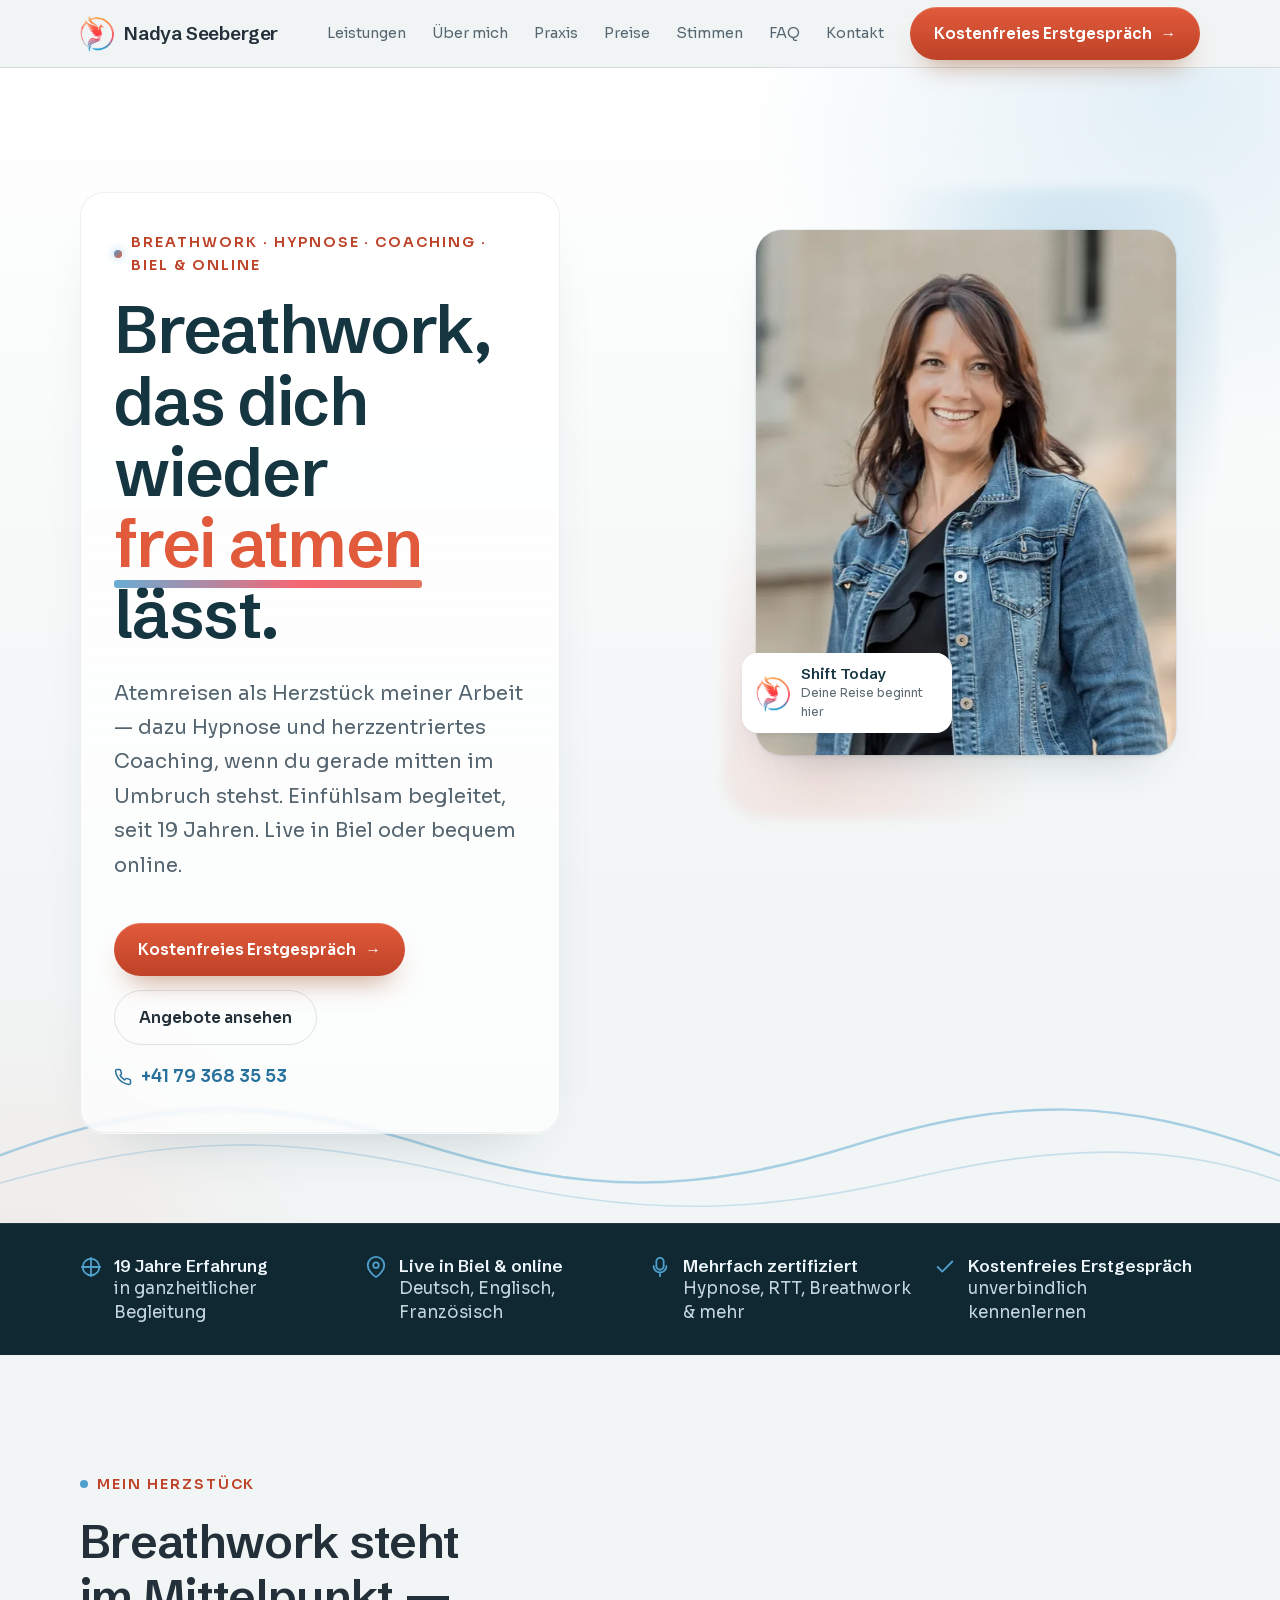
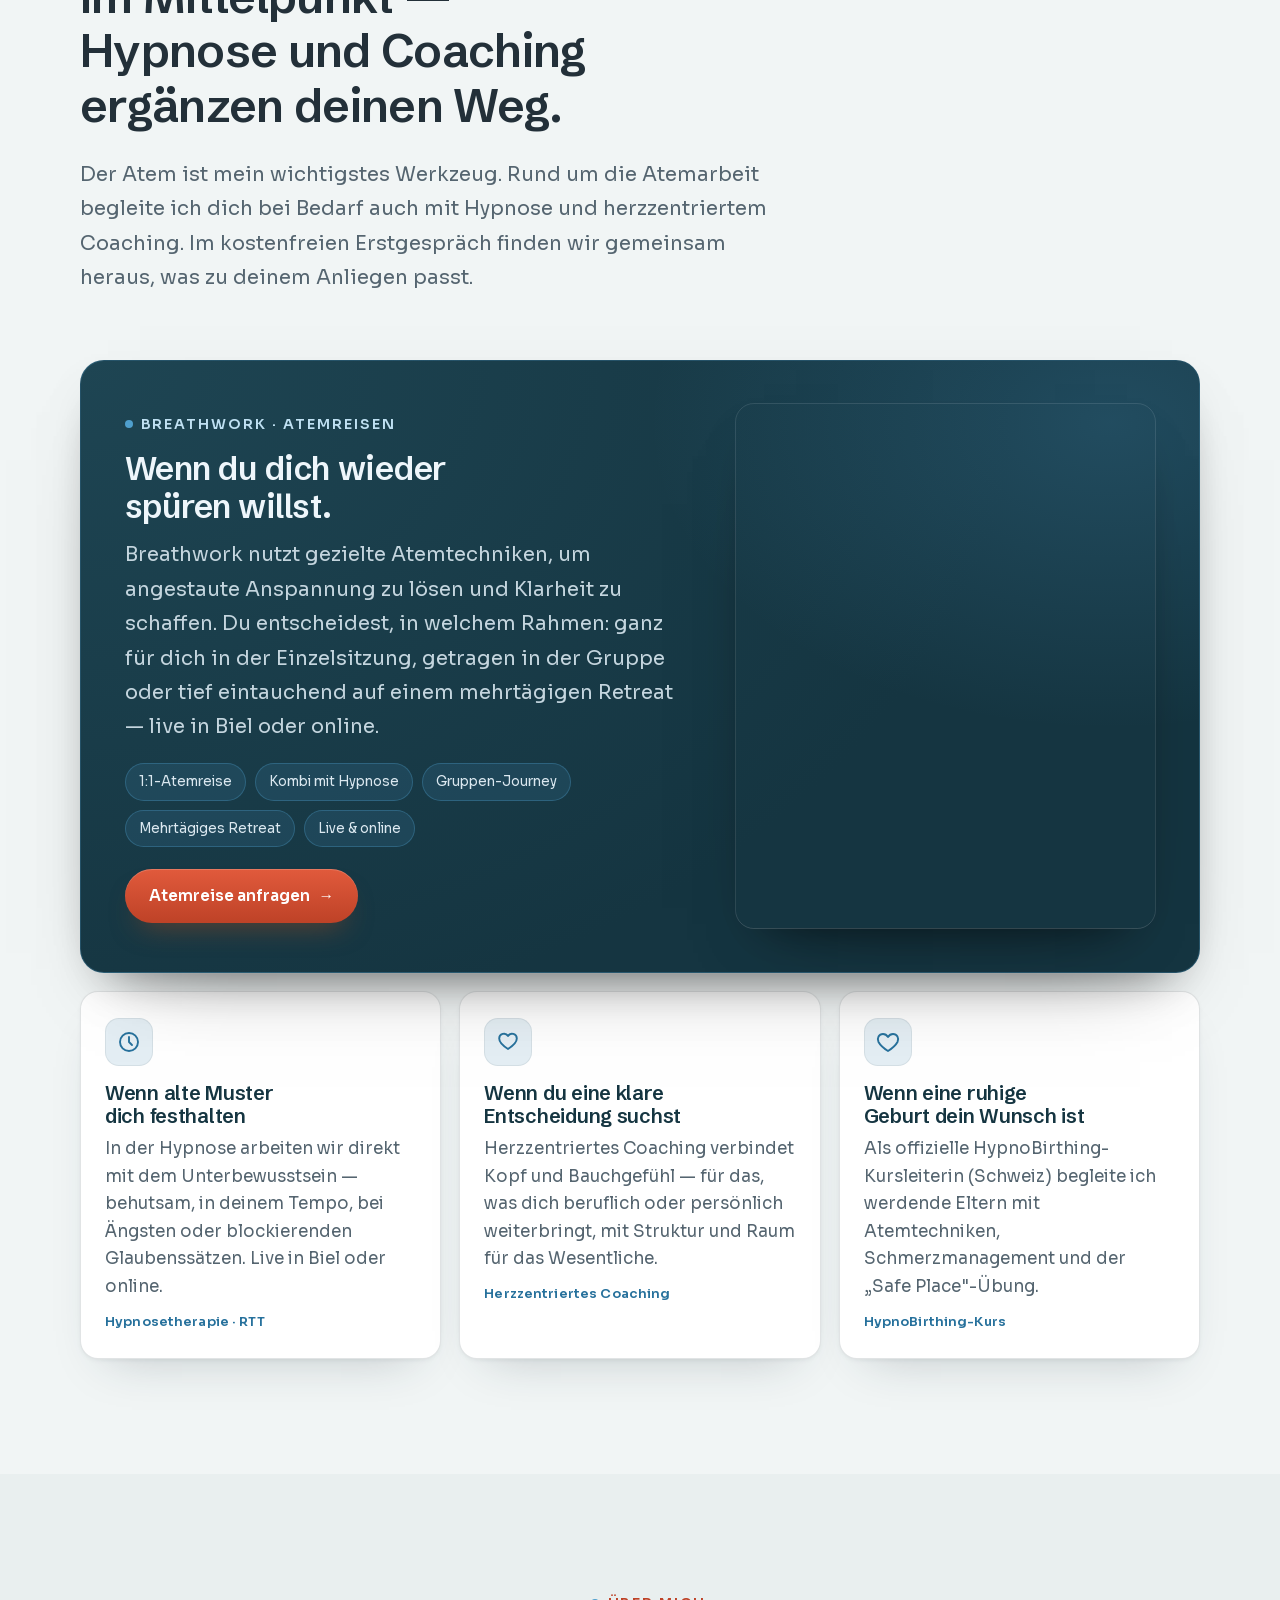
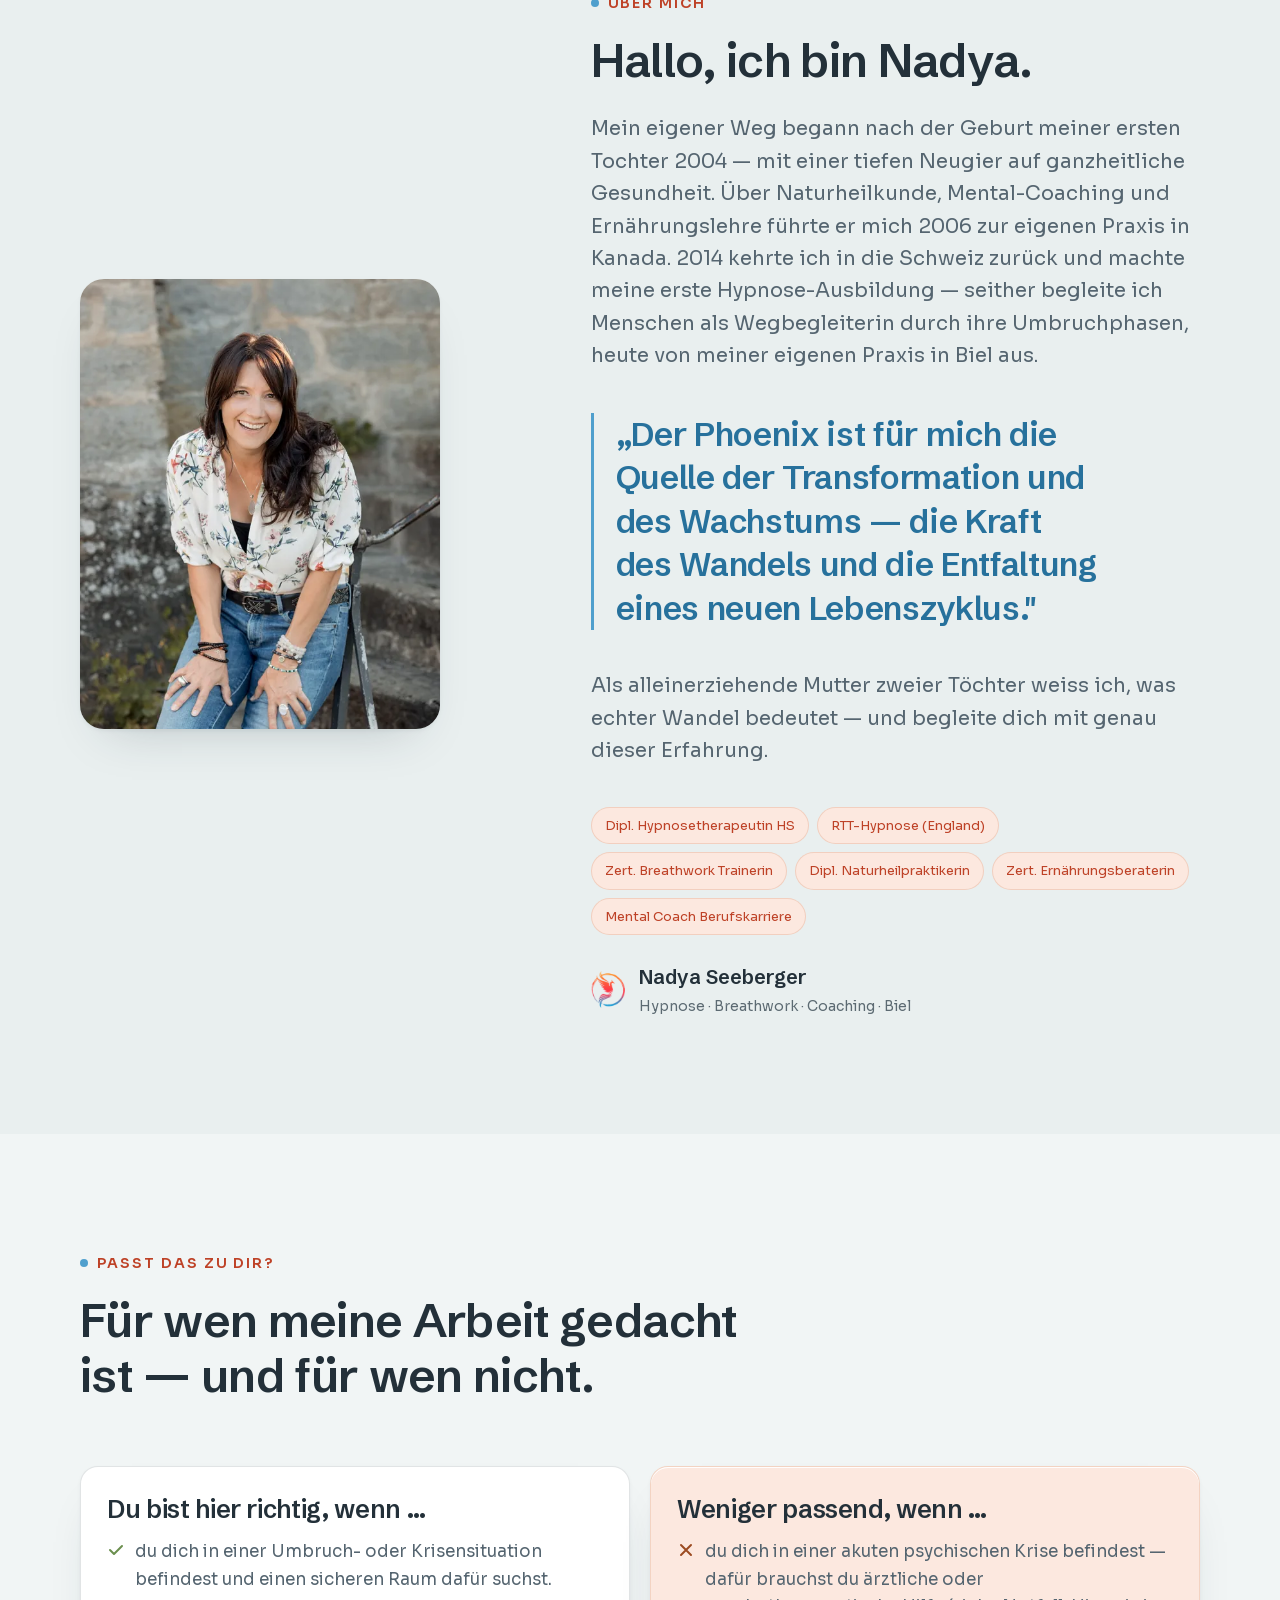
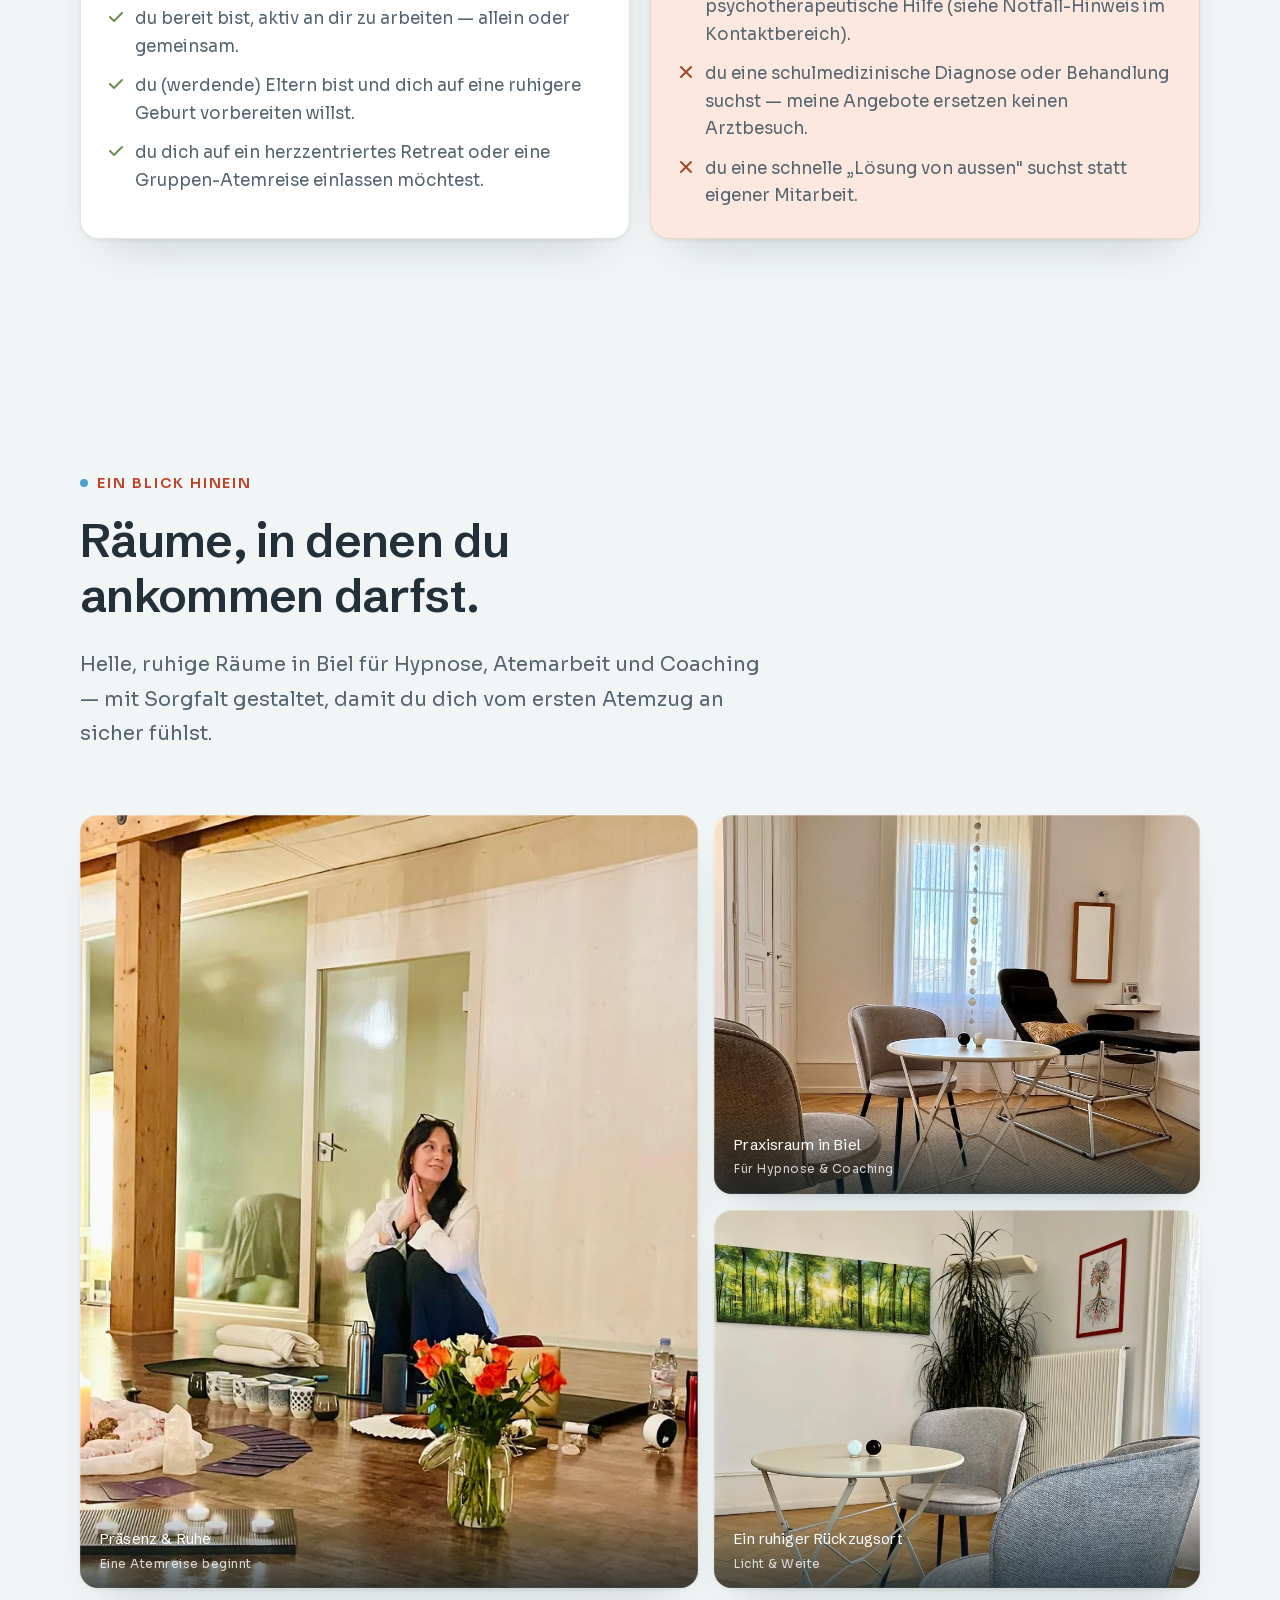
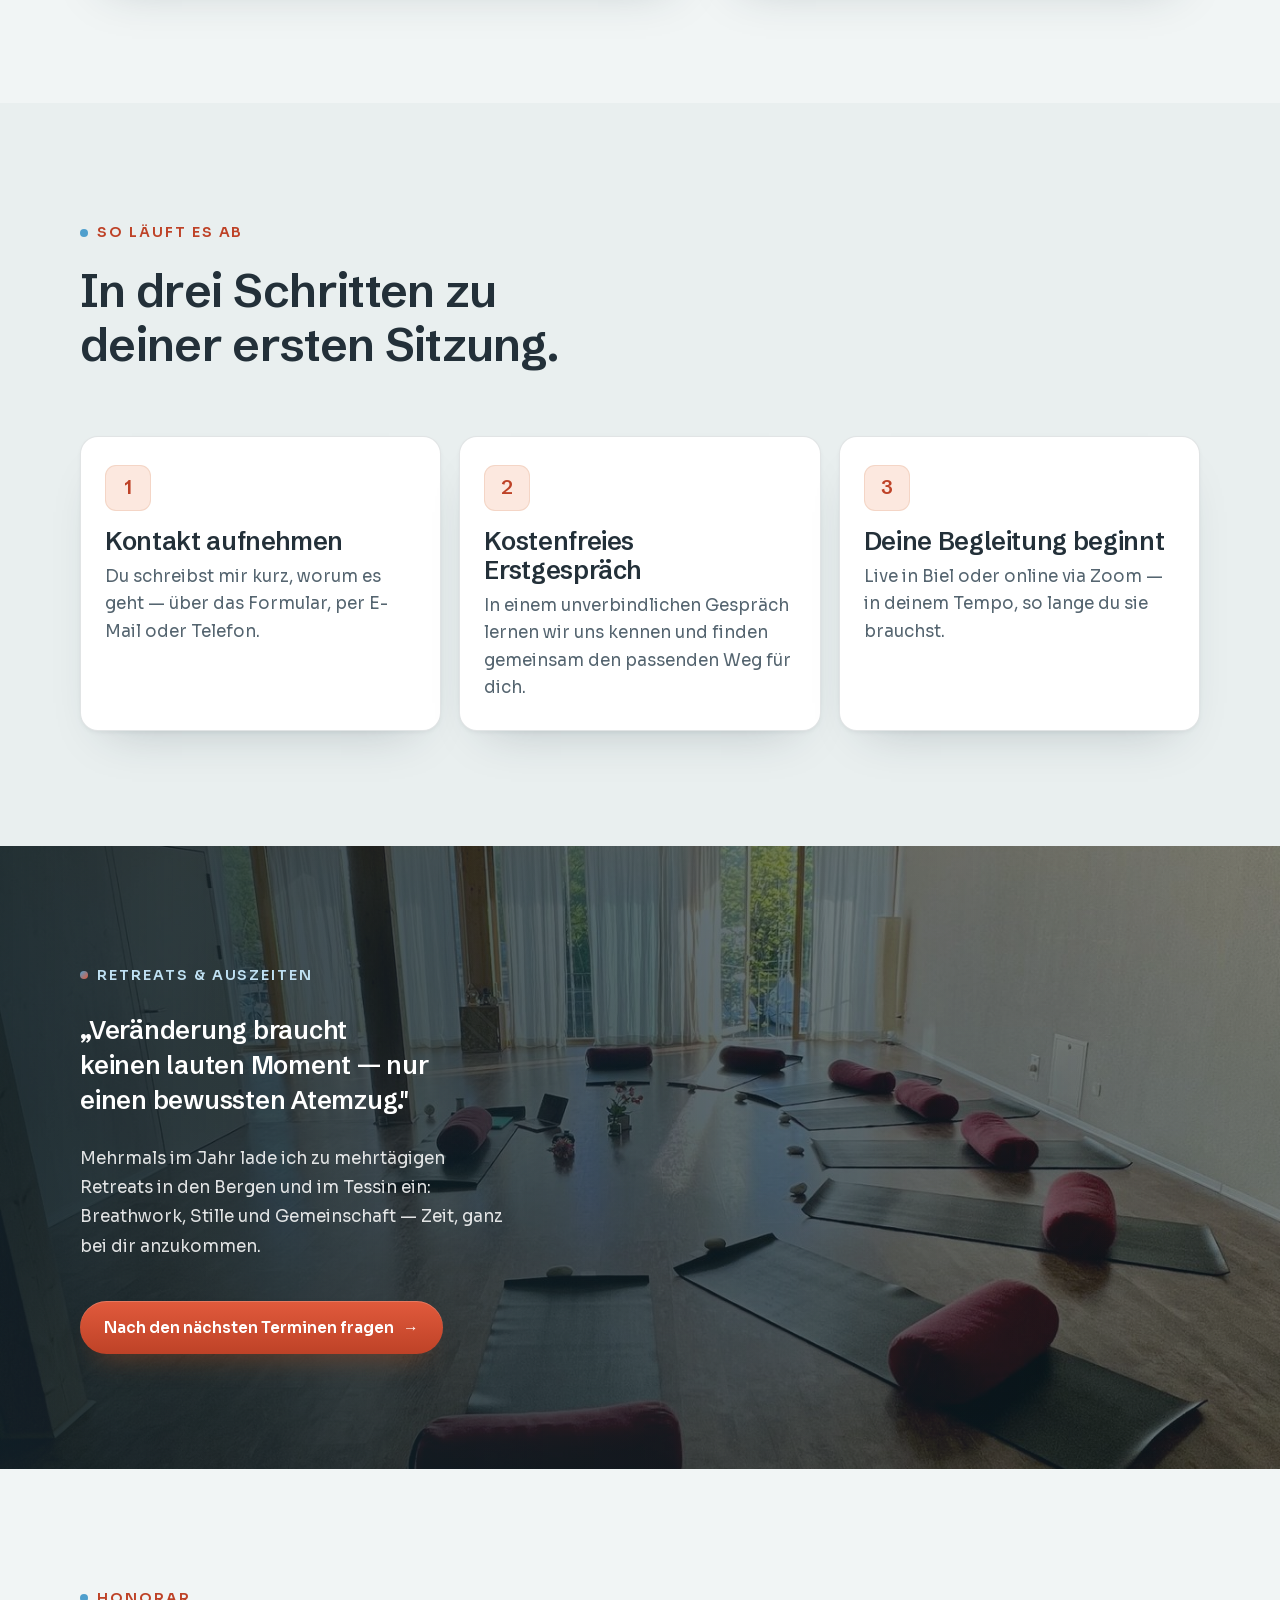
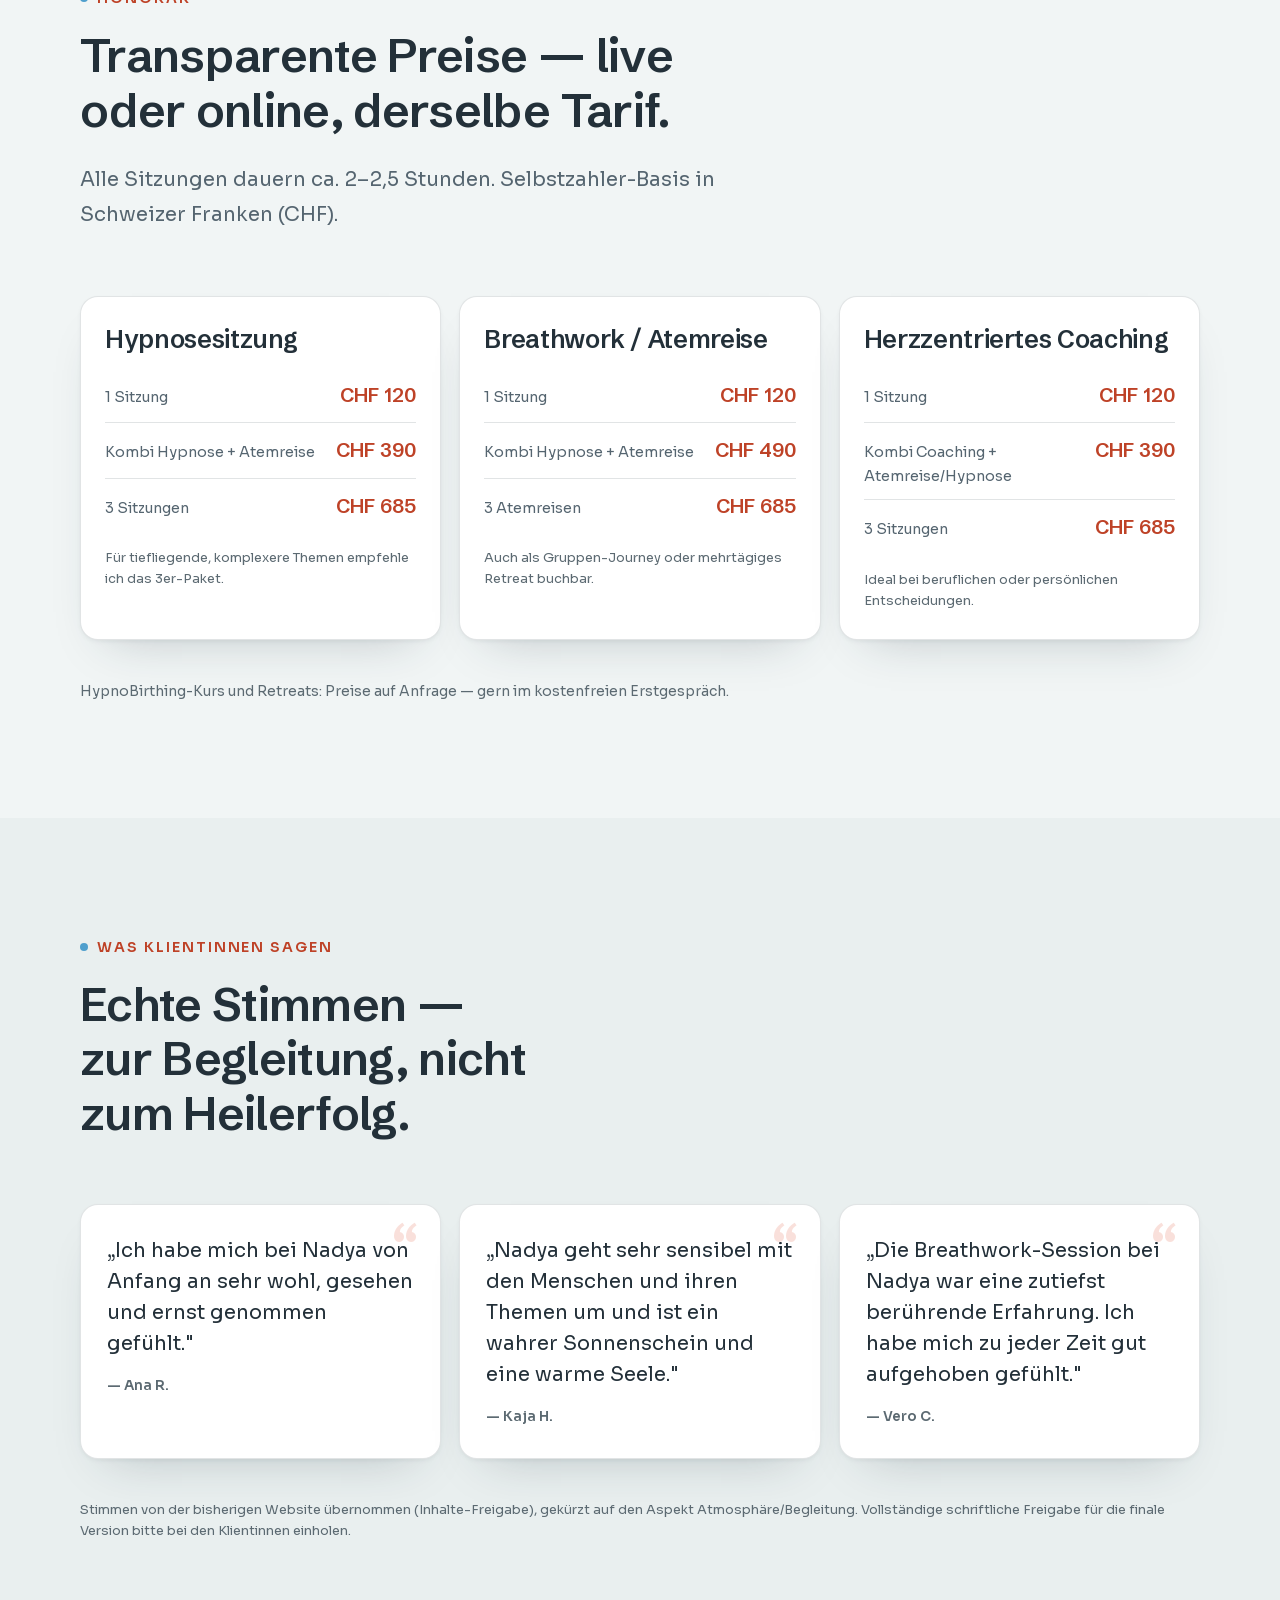
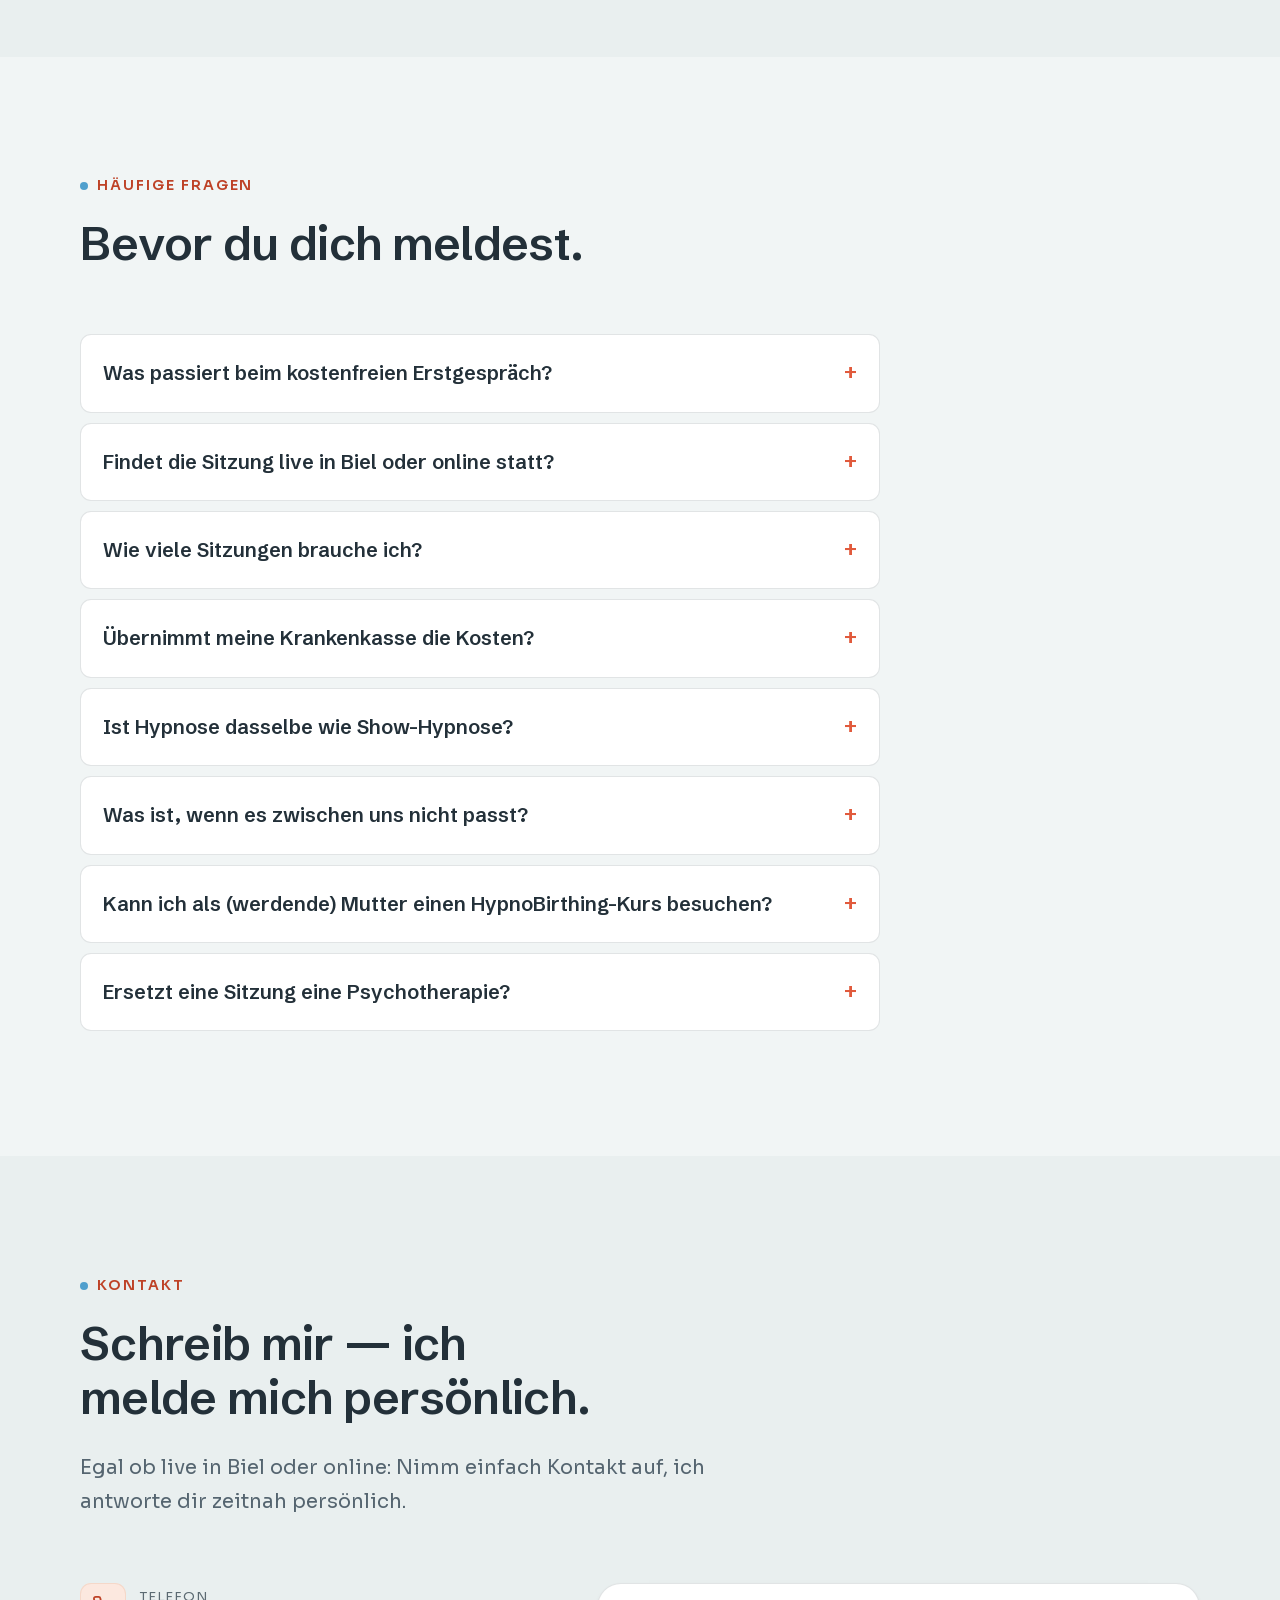
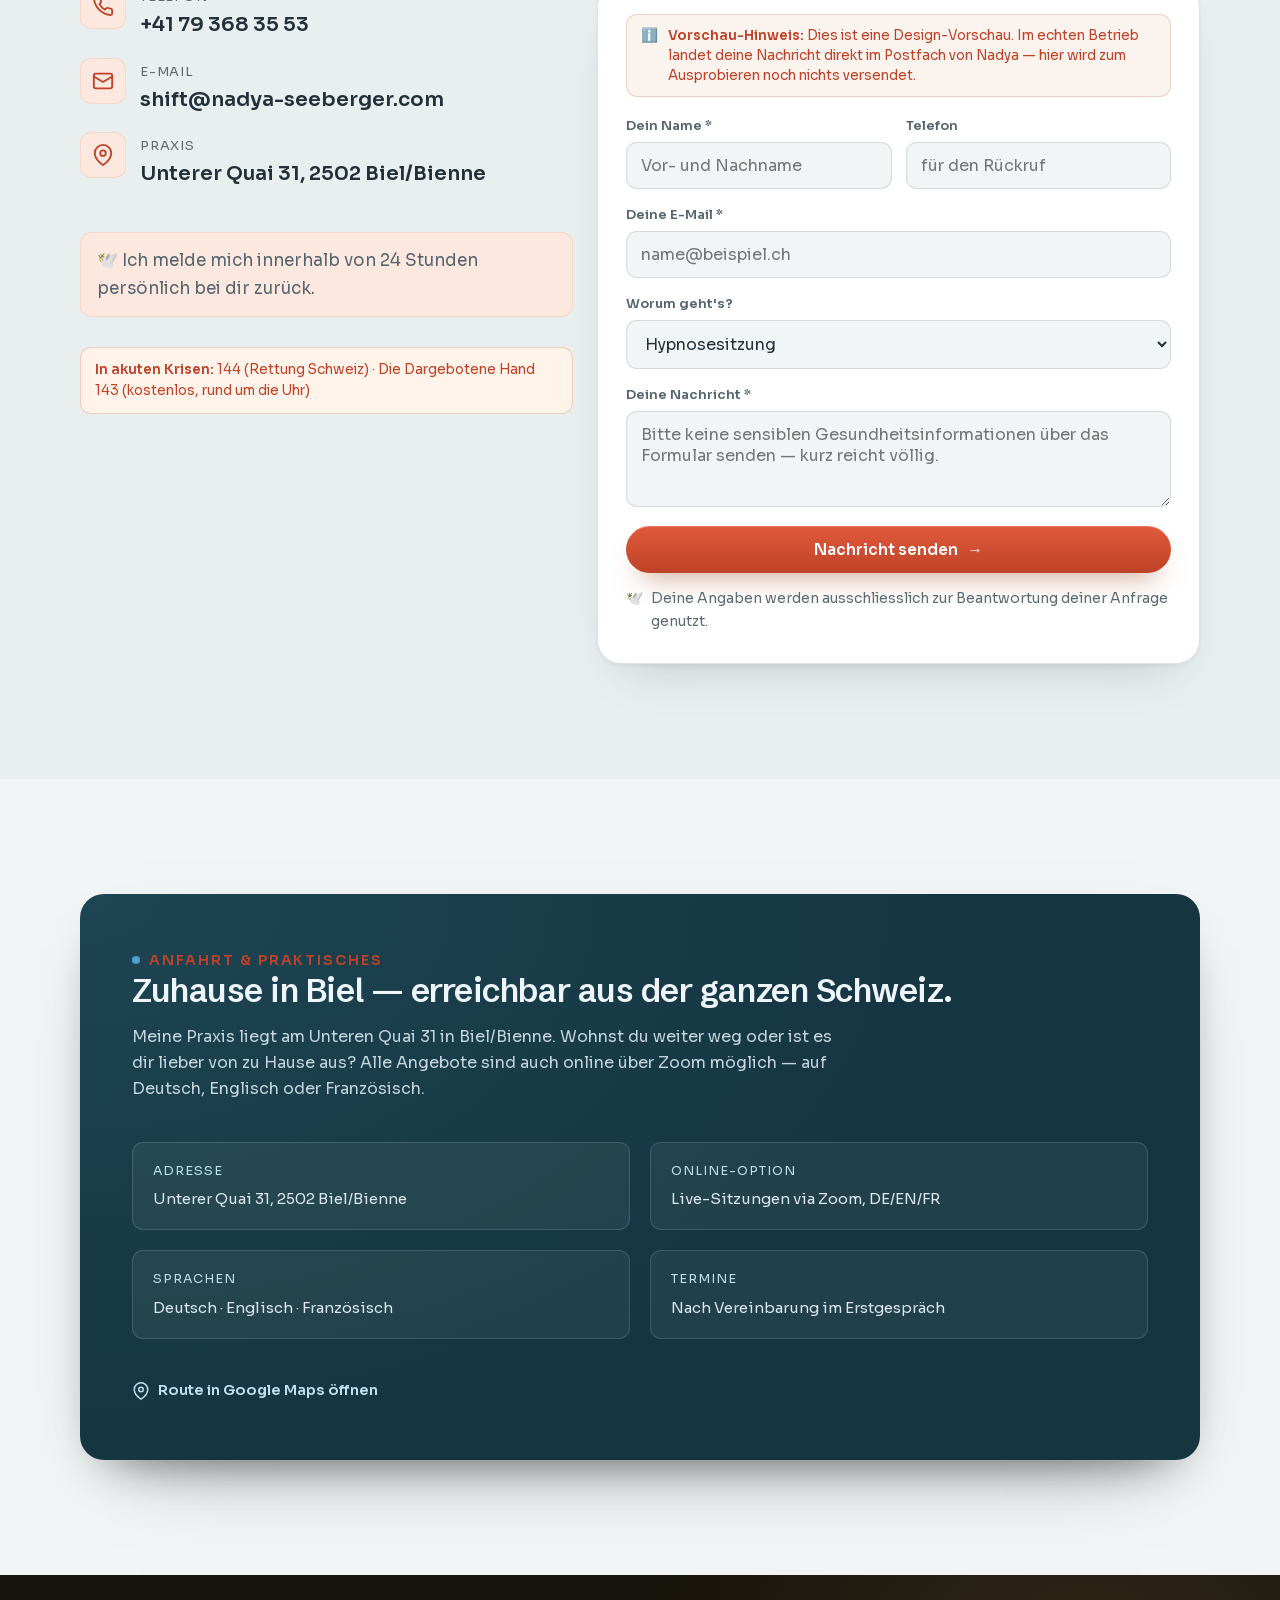
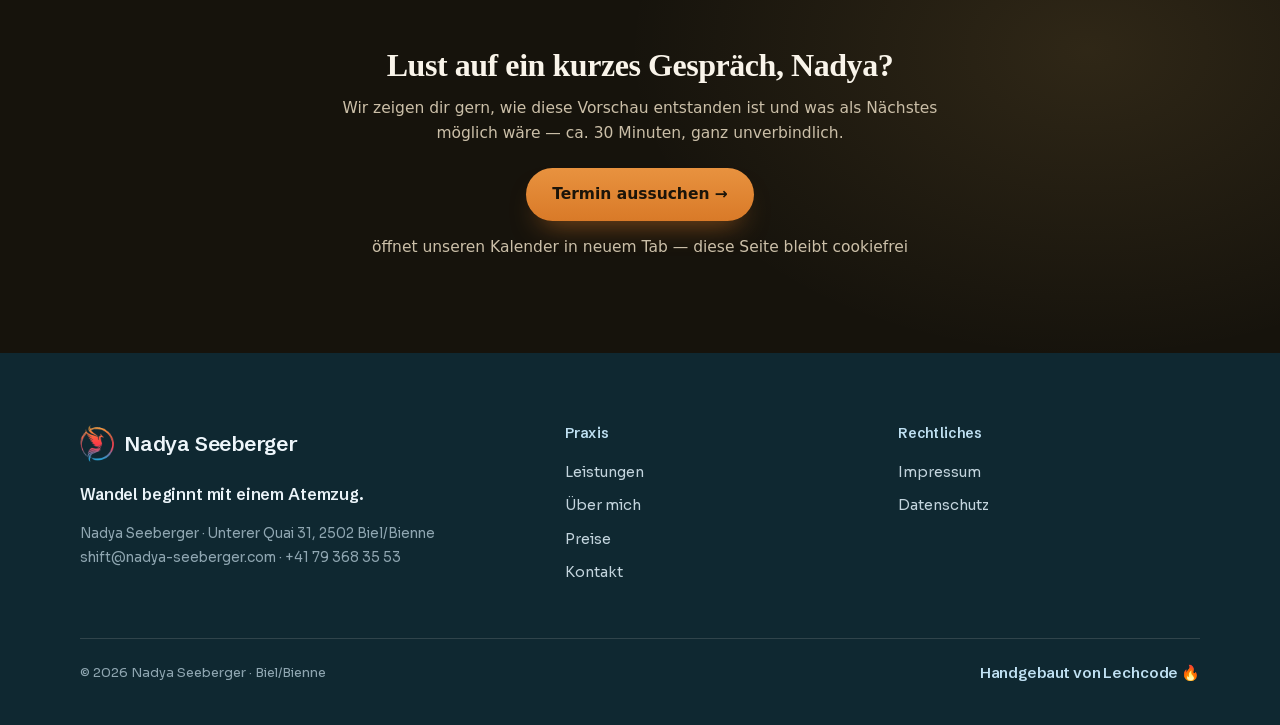
<file: index.html>
<!DOCTYPE html>
<!--
  ╔══════════════════════════════════════════════════════════════════╗
  ║  NADYA SEEBERGER · Hypnose · Breathwork · Coaching · Biel (CH)    ║
  ║  Lechcode-DEMO (unbeauftragt) · Nadya weiß NICHTS von dieser Seite ║
  ║  Single-File, kein Build. Stil: „Phoenix" — warmes Ember/Gold auf  ║
  ║  tiefem Kohle-Braun, ruhig und edel.                               ║
  ╠══════════════════════════════════════════════════════════════════╣
  ║  ⚠ DEMO — noindex aktiv. Texte NEU geschrieben aus INVENTAR.md    ║
  ║    (keine Formulierungen der Altseite übernommen). Nur Preise/     ║
  ║    Fakten aus INVENTAR.md, nichts erfunden. Rechtsseiten =         ║
  ║    Platzhalter. Kundin sitzt in der Schweiz (Biel) — Recht daher   ║
  ║    ohnehin nur Platzhalter, s. OFFENE-FRAGEN.md.                   ║
  ╚══════════════════════════════════════════════════════════════════╝
-->
<html lang="de">
<head>
  <meta charset="UTF-8" />
  <meta name="viewport" content="width=device-width, initial-scale=1.0" />
  <script>document.documentElement.classList.add('js');if(location.search.indexOf('foto')>-1)document.documentElement.classList.add('foto');</script>
  <!-- ENTFERNEN sobald Impressum+Datenschutz live & vom Kunden freigegeben (auf ALLEN Seiten gleichzeitig) -->
  <meta name="robots" content="noindex, nofollow" />
  <title>Hypnose, Breathwork &amp; Coaching in Biel | Nadya Seeberger</title>
  <meta name="description" content="Nadya Seeberger begleitet dich in Biel und online mit Hypnose, Breathwork und herzzentriertem Coaching durch Umbruchphasen — einfühlsam, erfahren, seit 19 Jahren. Jetzt kostenfreies Erstgespräch sichern." />
  <meta property="og:title" content="Nadya Seeberger — Breathwork, Hypnose &amp; Coaching in Biel" />
  <meta property="og:description" content="Wieder frei atmen: Atemreisen, Hypnose und herzzentriertes Coaching — einfühlsam begleitet, live in Biel oder online." />
  <meta property="og:type" content="website" />
  <meta property="og:locale" content="de_CH" />
  <!-- DEMO: OG zeigt auf die Vorschau-URL, damit WhatsApp-/Social-Previews laden. Bei Go-Live auf echte Domain umstellen. -->
  <meta property="og:url" content="https://lechcode.github.io/nadya-seeberger-vorschau/" />
  <meta property="og:image" content="https://lechcode.github.io/nadya-seeberger-vorschau/assets/og.jpg" />
  <meta property="og:image:width" content="1200" />
  <meta property="og:image:height" content="630" />
  <meta name="theme-color" content="#153541" />
  <!-- Favicon: Nadyas echtes Phoenix-Logo (lokal, kein externer Request) -->
  <link rel="icon" type="image/png" href="assets/favicon.png" />
  <!-- Schriften lokal gehostet (DSGVO: keine Verbindung zu Google) — Schibsted Grotesk + Sora -->
  <link rel="preload" as="font" type="font/woff2" href="assets/fonts/schibsted-grotesk-600.woff2" crossorigin>
  <link rel="stylesheet" href="assets/fonts.css">
  <!-- Hero-Porträt vorladen (EIN preload mit imagesrcset — LCP-sicher) -->
  <link rel="preload" as="image" href="assets/hero-portrait-760.jpg" imagesrcset="assets/hero-portrait-520.webp 520w, assets/hero-portrait-760.webp 760w, assets/hero-portrait-1040.webp 1040w" imagesizes="(max-width:900px) 88vw, 440px" type="image/webp">

  <!-- JSON-LD: nur sichtbare, belegte Angaben. Kein AggregateRating (self-serving). Schweizer Firmensitz — Angaben rein deskriptiv, keine DE-Rechtsform behauptet. -->
  <script type="application/ld+json">
  {
    "@context": "https://schema.org",
    "@type": "ProfessionalService",
    "name": "Nadya Seeberger",
    "description": "Hypnosetherapie, Breathwork/Atemreisen und herzzentriertes Coaching in Biel/Bienne, Schweiz — live vor Ort oder online.",
    "url": "https://nadya-seeberger.com/",
    "image": "https://lechcode.github.io/nadya-seeberger-vorschau/assets/og.jpg",
    "telephone": "+41 79 368 35 53",
    "priceRange": "CHF 120–685",
    "address": {
      "@type": "PostalAddress",
      "streetAddress": "Unterer Quai 31",
      "postalCode": "2502",
      "addressLocality": "Biel/Bienne",
      "addressCountry": "CH"
    },
    "areaServed": [
      { "@type": "City", "name": "Biel/Bienne" },
      { "@type": "Country", "name": "Schweiz" }
    ],
    "knowsAbout": ["Hypnosetherapie","RTT","Breathwork","Atemreisen","Herzzentriertes Coaching","HypnoBirthing"],
    "sameAs": ["https://www.instagram.com/nadya_seeberger"]
  }
  </script>

  <style>
  /* ===== 1 · TOKENS — „Atemweite": kühl-luftiges Off-White, blau-forward · Koralle als Akzent (Markenfarben aus dem Logo) ===== */
  :root{
    /* dunkle Flächen = tiefes Teal-Navy (verträgt sich mit Koralle UND Blau) */
    --ink:#153541; --ink-deep:#0F2831; --ink-2:#1E4553;
    /* helle Flächen — kühl statt warm-creme */
    --cream:#F1F5F5; --sand:#E9EFEF; --warm-white:#FFFFFF;
    --sage-soft:#FCE8DF;               /* weiches Pfirsich für Koralle-Chips/Icons */
    --sky-soft:#E4EEF4;                /* weiches, kühles Blau für blaue Akzentflächen */
    /* Primär-Akzent (CTA) = Koralle · Zweitfarbe (--gold wiederverwendet) = Stahlblau */
    --ember:#E15A3C; --ember-deep:#BE4227; --gold:#4F9FCD; --gold-soft:#BFE0F2;
    --blue:#4F9FCD; --blue-deep:#27719C; --coral:#E15A3C;
    --text:#233039; --text-soft:#556570; --text-faint:#5c6a72;
    --bone:#EAF3F8; --bone-dim:#c4d5de; --bone-faint:#8fa6b1;
    --line-l:rgba(30,50,60,.13); --line-d:rgba(234,243,248,.15);
    /* „Atemweite" — Modern-Klar: Schibsted Grotesk (Display) + Sora (Fließtext), lokal, mit gemessenen Fallback-Metriken */
    --serif:"Schibsted Grotesk","Schibsted Grotesk Fallback",-apple-system,BlinkMacSystemFont,"Segoe UI",Arial,sans-serif;
    --sans:"Sora","Sora Fallback",-apple-system,BlinkMacSystemFont,"Segoe UI",Arial,sans-serif;

    --radius:18px; --radius-lg:24px; --radius-sm:11px; --radius-pill:999px;
    --nav-h:68px;

    --step--1:clamp(13px, .35vw + 12.2px, 14px);
    --step-0:clamp(16px, .4vw + 15px, 17px);
    --step-1:clamp(18px, .6vw + 16.5px, 20px);
    --step-2:clamp(21px, 1.1vw + 18px, 25px);
    --step-3:clamp(25px, 2vw + 19px, 33px);
    --step-4:clamp(30px, 3.4vw + 18px, 47px);
    --step-5:clamp(33px, 5.4vw + 14px, 66px);
    --lh-tight:1.08; --lh-snug:1.16; --lh-body:1.62; --lh-relaxed:1.72;
    --ls-display:-.02em; --ls-h2:-.014em; --ls-label:.14em;
    --space-2:clamp(14px, 1.6vw, 18px);
    --space-3:clamp(20px, 2.4vw, 26px);
    --space-4:clamp(30px, 3.6vw, 40px);
    --space-5:clamp(44px, 5.5vw, 64px);
    --space-6:clamp(60px, 9vw, 116px);

    --shadow-l:inset 0 1px 0 rgba(255,255,255,.7), 0 2px 6px -3px rgba(30,50,60,.14), 0 24px 48px -28px rgba(30,50,60,.26);
    --shadow-d:0 1px 0 rgba(255,255,255,.05), 0 24px 48px -28px rgba(0,0,0,.55), 0 40px 90px -60px rgba(0,0,0,.5);
    --edge-l:inset 0 1px 0 rgba(255,255,255,.8);
    --glow-l:inset 0 1px 0 rgba(255,255,255,.8), 0 0 0 1px rgba(225,90,60,.22), 0 22px 46px -24px rgba(30,50,60,.3);
    --ease:cubic-bezier(.22,.61,.36,1);
    --focus:0 0 0 3px rgba(225,90,60,.45);
    --focus-d:0 0 0 3px rgba(79,159,205,.6);
  }
  *{margin:0;padding:0;box-sizing:border-box;}
  html{scroll-behavior:smooth;scroll-padding-top:calc(var(--nav-h) + 12px);-webkit-text-size-adjust:100%;}
  body{background:var(--cream);color:var(--text);font-family:var(--sans);line-height:var(--lh-body);-webkit-font-smoothing:antialiased;overflow-x:clip;}
  h1,h2,h3,h4{font-family:var(--serif);font-weight:600;line-height:var(--lh-snug);letter-spacing:var(--ls-h2);text-wrap:balance;}
  a{color:inherit;text-decoration:none;}
  img,svg{display:block;max-width:100%;}
  ::selection{background:rgba(193,98,46,.22);}
  .wrap{width:min(1120px,92vw);margin-inline:auto;}
  section{padding:var(--space-6) 0;position:relative;}
  .sec-head{max-width:58ch;margin-bottom:var(--space-5);}
  .sec-head h2{font-size:var(--step-4);margin-top:var(--space-2);}
  .sec-head p{font-size:var(--step-1);margin-top:var(--space-3);line-height:var(--lh-relaxed);}
  .center{text-align:center;margin-inline:auto;}

  .light{background:var(--cream);color:var(--text);}
  .sand{background:var(--sand);}
  .dark{background:var(--ink);color:var(--bone);}
  .dark h1,.dark h2,.dark h3{color:#eef6fb;}
  .dark .sec-head p,.dark .lead{color:var(--bone-dim);}
  .light h2,.light h3,.sand h2,.sand h3{color:var(--text);}
  .sec-head p,.lead{color:var(--text-soft);}

  .eyebrow{font-family:var(--sans);font-weight:600;font-size:var(--step--1);letter-spacing:var(--ls-label);text-transform:uppercase;display:inline-flex;align-items:center;gap:9px;color:var(--ember-deep);}
  .eyebrow::before{content:"";width:8px;height:8px;border-radius:50%;background:var(--gold);flex:none;}
  .dark .eyebrow{color:var(--gold-soft);} .dark .eyebrow::before{background:var(--gold);}

  .wm{display:inline-flex;align-items:center;gap:10px;font-family:var(--serif);font-weight:600;letter-spacing:-.01em;line-height:1;color:var(--text);}
  .wm .phoenix{width:34px;height:auto;flex:none;}
  .dark .wm,.site-footer .wm{color:#eef6fb;}

  .btn{display:inline-flex;align-items:center;gap:9px;cursor:pointer;border:none;
    background:linear-gradient(180deg,var(--ember),var(--ember-deep));color:#fff;
    font-family:var(--sans);font-weight:650;font-size:15.5px;padding:14px 24px;border-radius:var(--radius-pill);
    box-shadow:inset 0 1px 0 rgba(255,255,255,.18), 0 16px 28px -14px rgba(156,75,34,.6);
    transition:transform .28s var(--ease),box-shadow .28s var(--ease);white-space:nowrap;}
  .btn:hover{transform:translateY(-2px);box-shadow:inset 0 1px 0 rgba(255,255,255,.18), 0 22px 38px -16px rgba(156,75,34,.7);}
  .btn:active{transform:translateY(0);transition-duration:.08s;}
  .btn .arr{transition:transform .25s var(--ease);} .btn:hover .arr{transform:translateX(4px);}
  .btn-ghost{background:transparent;color:var(--text);border:1.5px solid var(--line-l);box-shadow:none;font-weight:600;}
  .btn-ghost:hover{background:rgba(36,26,22,.06);border-color:rgba(36,26,22,.4);box-shadow:none;transform:translateY(-2px);}
  .dark .btn-ghost{color:var(--bone);border-color:rgba(247,240,230,.3);}
  .dark .btn-ghost:hover{background:rgba(247,240,230,.08);border-color:rgba(247,240,230,.55);}

  /* ===== 2 · NAV ===== */
  .nav{position:sticky;top:0;z-index:100;height:var(--nav-h);background:rgba(241,245,245,.82);backdrop-filter:saturate(140%) blur(14px);border-bottom:1px solid var(--line-l);}
  .nav-in{display:flex;align-items:center;justify-content:space-between;height:100%;}
  .nav .wm{font-size:19px;}
  .nav-links{display:flex;align-items:center;gap:26px;}
  .nav-links a:not(.btn){font-size:14.5px;color:var(--text-soft);font-weight:500;position:relative;padding:4px 0;transition:color .2s var(--ease);}
  .nav-links a:not(.btn)::after{content:"";position:absolute;left:0;bottom:-1px;width:0;height:2px;background:var(--ember);border-radius:2px;transition:width .25s var(--ease);}
  .nav-links a:not(.btn):hover{color:var(--text);} .nav-links a:not(.btn):hover::after{width:100%;}
  .nav-toggle{display:none;background:none;border:none;cursor:pointer;padding:12px;min-width:48px;min-height:48px;}
  .nav-toggle span{display:block;width:24px;height:2px;background:var(--text);border-radius:2px;transition:.3s;}
  .nav-toggle span+span{margin-top:6px;}

  /* ===== 3 · HERO — „Atemweite": versetztes Panel, Text auf ruhiger Fläche, Porträt versetzt, Atem-Wellen-Signatur ===== */
  .hero{position:relative;isolation:isolate;overflow:hidden;
    padding:calc(var(--nav-h) + clamp(26px,4.5vw,56px)) 0 clamp(48px,7vw,96px);
    background:
      radial-gradient(56vmax 46vmax at 92% 2%,rgba(79,159,205,.16),transparent 60%),
      radial-gradient(40vmax 40vmax at 2% 104%,rgba(225,90,60,.07),transparent 58%),
      linear-gradient(180deg,var(--warm-white),var(--cream) 72%);}
  /* fließende Atem-/Wellen-Signatur — dezent, blau, unter/hinter dem Panel */
  .hero-wave{position:absolute;left:0;right:0;bottom:-2px;width:100%;height:clamp(120px,17vw,220px);z-index:-1;pointer-events:none;opacity:.9;}
  .hero-wave path{fill:none;stroke-linecap:round;}
  /* versetztes Grid: Textpanel links, Porträt rechts leicht tiefer */
  .hero-grid{display:grid;grid-template-columns:minmax(0,1.12fr) minmax(0,.88fr);gap:clamp(24px,4.5vw,58px);align-items:start;}
  .hero-inner{position:relative;max-width:40ch;padding:clamp(24px,3vw,38px) clamp(22px,2.6vw,34px);
    background:linear-gradient(180deg,rgba(255,255,255,.92),rgba(255,255,255,.72));
    border:1px solid rgba(30,50,60,.07);border-radius:var(--radius-lg);
    box-shadow:0 1px 0 rgba(255,255,255,.7), 0 30px 60px -40px rgba(21,53,65,.28);backdrop-filter:blur(2px);}
  .hero h1{font-size:var(--step-5);line-height:var(--lh-tight);letter-spacing:var(--ls-display);margin:var(--space-2) 0 0;color:var(--ink);max-width:16ch;font-weight:600;}
  .hero h1 em{font-style:normal;color:var(--coral);position:relative;white-space:nowrap;}
  .hero h1 em::after{content:"";position:absolute;left:0;right:0;bottom:-.06em;height:.13em;border-radius:3px;
    background:linear-gradient(90deg,var(--blue),#F34C5C 60%,var(--coral));opacity:.85;}
  .hero-sub{font-size:var(--step-1);line-height:var(--lh-relaxed);color:var(--text-soft);margin-top:var(--space-3);max-width:44ch;}
  .hero-cta{display:flex;gap:14px;flex-wrap:wrap;margin-top:var(--space-4);align-items:center;}
  .hero-tel{margin-top:18px;display:inline-flex;align-items:center;gap:9px;font-weight:600;color:var(--blue-deep);font-size:var(--step-0);}
  /* versetzt gerahmtes Porträt rechts (leicht tiefer als das Textpanel) */
  .hero-figure{position:relative;justify-self:center;max-width:420px;width:100%;margin-top:clamp(0px,3vw,42px);}
  .hero-figure .frame{position:relative;border-radius:26px;overflow:hidden;box-shadow:var(--shadow-l);
    outline:1px solid rgba(30,50,60,.06);aspect-ratio:4/5;background:var(--sky-soft);}
  .hero-figure img{width:100%;height:100%;object-fit:cover;object-position:50% 18%;display:block;}
  .hero-figure .badge{position:absolute;left:-14px;bottom:22px;background:#fff;border-radius:16px;
    padding:12px 16px 12px 14px;box-shadow:var(--shadow-l);display:flex;align-items:center;gap:11px;max-width:210px;}
  .hero-figure .badge img{width:34px;height:auto;flex:none;}
  .hero-figure .badge b{font-family:var(--serif);font-size:15px;color:var(--ink);display:block;line-height:1.15;font-weight:600;}
  .hero-figure .badge span{font-size:12px;color:var(--text-faint);}
  .hero-figure .glow{position:absolute;inset:-8% -10% -12% -8%;z-index:-1;border-radius:40px;
    background:radial-gradient(60% 60% at 70% 20%,rgba(79,159,205,.26),transparent 70%),radial-gradient(60% 60% at 20% 90%,rgba(225,90,60,.14),transparent 70%);filter:blur(6px);}
  .hero .eyebrow{color:var(--ember-deep);}
  .hero .eyebrow::before{background:linear-gradient(135deg,var(--gold),var(--coral));box-shadow:0 0 10px 1px rgba(79,159,205,.4);}

  /* ===== Vertrauensleiste ===== */
  .trust-bar{background:var(--ink-deep);color:var(--bone);border-top:1px solid rgba(247,240,230,.08);}
  .trust-grid{display:grid;grid-template-columns:repeat(4,1fr);gap:18px;padding:clamp(22px,3vw,30px) 0;}
  .trust-item{display:flex;gap:12px;align-items:flex-start;font-size:var(--step-0);color:var(--bone-dim);line-height:1.4;}
  .trust-item svg{flex:none;color:var(--gold);margin-top:2px;}
  .trust-item b{color:#eef6fb;font-weight:600;display:block;font-family:var(--serif);}

  /* ===== Leistungen — Breathwork foregrounded (Fix 4): 1 primäres Angebot + 3 sekundäre ===== */
  .svc-grid{display:grid;grid-template-columns:repeat(3,1fr);gap:18px;}
  .svc{background:var(--warm-white);border:1px solid var(--line-l);border-radius:var(--radius);padding:26px 24px;box-shadow:var(--edge-l), var(--shadow-l);transition:transform .35s var(--ease),box-shadow .35s var(--ease),border-color .35s var(--ease);}
  .svc:hover{transform:translateY(-3px);box-shadow:var(--glow-l);border-color:rgba(79,159,205,.3);}
  .svc .ic{display:inline-grid;place-items:center;width:48px;height:48px;border-radius:14px;background:var(--sky-soft);color:var(--blue-deep);margin-bottom:15px;box-shadow:inset 0 0 0 1px rgba(30,50,60,.08);}
  .svc h3{font-size:var(--step-1);margin-bottom:8px;color:var(--ink);}
  .svc p{font-size:var(--step-0);color:var(--text-soft);}
  .svc .method{display:block;margin-top:10px;font-size:13px;color:var(--blue-deep);font-weight:600;letter-spacing:.01em;}
  /* Primär-Angebot: Breathwork — volle Breite, blau-forward, größer */
  .svc-primary{grid-column:1 / -1;display:grid;grid-template-columns:1.15fr .85fr;gap:clamp(22px,3.5vw,44px);align-items:center;
    background:radial-gradient(120% 160% at 0% 0%,var(--ink-2),var(--ink) 70%);color:var(--bone);
    border:1px solid rgba(79,159,205,.28);border-radius:var(--radius-lg);padding:clamp(26px,3.4vw,44px);
    box-shadow:var(--shadow-d);position:relative;overflow:hidden;}
  .svc-primary::before{content:"";position:absolute;inset:0;z-index:0;pointer-events:none;
    background:radial-gradient(60vmax 40vmax at 92% 10%,rgba(79,159,205,.22),transparent 60%);}
  .svc-primary > *{position:relative;z-index:1;}
  .svc-primary .tag{display:inline-flex;align-items:center;gap:8px;font-family:var(--sans);font-weight:600;font-size:var(--step--1);
    letter-spacing:var(--ls-label);text-transform:uppercase;color:var(--gold-soft);}
  .svc-primary .tag::before{content:"";width:8px;height:8px;border-radius:50%;background:var(--gold);flex:none;}
  .svc-primary h3{font-size:var(--step-3);color:#eef6fb;margin:14px 0 12px;max-width:18ch;}
  .svc-primary p{font-size:var(--step-1);color:var(--bone-dim);line-height:var(--lh-relaxed);}
  .svc-primary .prim-list{list-style:none;display:flex;flex-wrap:wrap;gap:9px;margin-top:18px;}
  .svc-primary .prim-list li{font-size:13.5px;color:#dbe8f0;background:rgba(79,159,205,.14);border:1px solid rgba(79,159,205,.32);padding:7px 13px;border-radius:var(--radius-pill);}
  .svc-primary .prim-cta{margin-top:22px;}
  .svc-primary .prim-media{position:relative;border-radius:var(--radius);overflow:hidden;aspect-ratio:4/5;box-shadow:var(--shadow-d);outline:1px solid rgba(234,243,248,.12);}
  .svc-primary .prim-media img{width:100%;height:100%;object-fit:cover;object-position:50% 30%;display:block;}

  /* ===== Über mich ===== */
  .about-grid{display:grid;grid-template-columns:.85fr 1.15fr;gap:clamp(28px,5vw,60px);align-items:center;}
  .about-portrait{position:relative;max-width:360px;}
  .about-portrait picture{display:block;}
  .about-portrait img{display:block;width:100%;height:auto;border-radius:var(--radius-lg);box-shadow:var(--shadow-l);aspect-ratio:4/5;object-fit:cover;object-position:50% 22%;}
  .about-portrait .deco{position:absolute;right:-14px;bottom:-14px;width:78px;height:auto;background:#fff;border-radius:50%;padding:13px;box-shadow:var(--shadow-l);}
  .about-body .lead{font-size:var(--step-1);color:var(--text-soft);}
  .quote{font-family:var(--serif);font-weight:600;font-size:var(--step-3);line-height:1.32;color:var(--blue-deep);margin:var(--space-4) 0;padding-left:22px;border-left:3px solid var(--gold);text-wrap:balance;letter-spacing:-.01em;}
  .sign{display:flex;align-items:center;gap:14px;margin-top:var(--space-3);}
  .sign .name{font-family:var(--serif);font-weight:600;font-size:var(--step-1);color:var(--text);}
  .sign .role{font-size:var(--step--1);color:var(--text-faint);}
  .quali{display:flex;flex-wrap:wrap;gap:8px;margin-top:var(--space-4);}
  .quali span{font-size:13px;color:var(--ember-deep);background:var(--sage-soft);border:1px solid rgba(193,98,46,.18);padding:7px 13px;border-radius:var(--radius-pill);}

  /* ===== Für wen ===== */
  .fitgrid{display:grid;grid-template-columns:1fr 1fr;gap:20px;}
  .fitcard{border-radius:var(--radius);padding:28px 26px;box-shadow:var(--edge-l), var(--shadow-l);}
  .fitcard.yes{background:var(--warm-white);border:1px solid var(--line-l);}
  .fitcard.no{background:var(--sage-soft);border:1px solid rgba(193,98,46,.16);}
  .fitcard h3{font-size:var(--step-2);margin-bottom:14px;}
  .fitcard ul{list-style:none;display:flex;flex-direction:column;gap:12px;}
  .fitcard li{display:flex;gap:10px;align-items:flex-start;font-size:var(--step-0);color:var(--text-soft);}
  .fitcard li svg{flex:none;margin-top:3px;}

  /* ===== Galerie (Praxis & Retreats) ===== */
  /* ===== Einblicke (editorial, asymmetrisch) ===== */
  .einblicke{display:grid;grid-template-columns:1.12fr .88fr;grid-auto-rows:1fr;gap:16px;}
  .einblicke figure{position:relative;overflow:hidden;border-radius:var(--radius);box-shadow:var(--shadow-l);background:var(--sky-soft);margin:0;}
  .einblicke figure::after{content:"";position:absolute;inset:0;border-radius:inherit;box-shadow:inset 0 0 0 1px rgba(255,255,255,.28);pointer-events:none;z-index:2;}
  .einblicke img{width:100%;height:100%;object-fit:cover;display:block;transition:transform .7s var(--ease);}
  .einblicke figure:hover img{transform:scale(1.045);}
  .einblicke .tall{grid-row:span 2;}
  .einblicke figcaption{position:absolute;left:0;right:0;bottom:0;z-index:3;padding:26px 20px 15px;
    font-family:var(--serif);font-size:15px;letter-spacing:.01em;color:#fff;
    background:linear-gradient(180deg,transparent,rgba(15,32,40,.72));}
  .einblicke figcaption span{display:block;font-family:var(--sans);font-size:12px;letter-spacing:.04em;color:rgba(255,255,255,.8);margin-top:2px;font-style:normal;}

  /* ===== Full-Bleed-Bildstreifen (cinematic) ===== */
  .band{position:relative;isolation:isolate;min-height:clamp(420px,60vh,620px);display:flex;align-items:center;overflow:hidden;}
  .band-img{position:absolute;inset:0;width:100%;height:100%;object-fit:cover;object-position:50% 55%;z-index:-2;}
  .band::after{content:"";position:absolute;inset:0;z-index:-1;
    background:linear-gradient(90deg,rgba(15,32,40,.86),rgba(15,32,40,.55) 52%,rgba(15,32,40,.28)),linear-gradient(180deg,rgba(15,32,40,.2),rgba(15,32,40,.45));}
  .band .wrap{width:min(1120px,92vw);}
  .band-inner{max-width:36ch;color:#fff;}
  .band .eyebrow{color:var(--gold-soft);}
  .band .eyebrow::before{background:linear-gradient(135deg,var(--gold),var(--coral));}
  .band h2{font-size:var(--step-4);color:#fff;margin:var(--space-2) 0 0;line-height:1.12;}
  .band .band-line{font-family:var(--serif);font-weight:600;font-size:var(--step-2);color:#fff;margin-top:var(--space-3);line-height:1.4;text-wrap:balance;letter-spacing:-.01em;}
  .band p{font-size:var(--step-0);color:rgba(255,255,255,.86);margin-top:var(--space-3);line-height:var(--lh-relaxed);max-width:44ch;}
  .band .band-cta{margin-top:var(--space-4);}

  /* ===== Ablauf ===== */
  .steps{display:grid;grid-template-columns:repeat(3,1fr);gap:18px;}
  .step{position:relative;background:var(--warm-white);border:1px solid var(--line-l);border-radius:var(--radius);padding:28px 24px;box-shadow:var(--edge-l), var(--shadow-l);}
  .step .num{font-family:var(--serif);font-weight:600;font-size:var(--step-1);color:var(--ember-deep);background:var(--sage-soft);width:46px;height:46px;border-radius:var(--radius-sm);display:grid;place-items:center;margin-bottom:16px;box-shadow:inset 0 0 0 1px rgba(193,98,46,.14);}
  .step h3{font-size:var(--step-2);margin-bottom:7px;color:var(--text);} .step p{color:var(--text-soft);font-size:var(--step-0);}

  /* ===== Preise ===== */
  .price-grid{display:grid;grid-template-columns:repeat(3,1fr);gap:18px;}
  .price-card{background:var(--warm-white);border:1px solid var(--line-l);border-radius:var(--radius);padding:28px 24px;box-shadow:var(--edge-l), var(--shadow-l);}
  .price-card h3{font-size:var(--step-2);color:var(--text);margin-bottom:14px;}
  .price-row{display:flex;justify-content:space-between;align-items:baseline;padding:11px 0;border-top:1px solid var(--line-l);}
  .price-row:first-of-type{border-top:none;}
  .price-row .lbl{font-size:14.5px;color:var(--text-soft);}
  .price-row .val{font-family:var(--serif);font-weight:600;font-size:var(--step-1);color:var(--ember-deep);white-space:nowrap;}
  .price-note{margin-top:14px;font-size:13px;color:var(--text-faint);}

  /* ===== Stimmen ===== */
  .voices{display:grid;grid-template-columns:repeat(3,1fr);gap:18px;}
  .voice{background:var(--warm-white);color:var(--text);border-radius:var(--radius);padding:30px 26px;box-shadow:var(--edge-l),var(--shadow-l);border:1px solid var(--line-l);position:relative;}
  .voice::before{content:"\201C";position:absolute;top:10px;right:20px;font-family:var(--serif);font-size:64px;line-height:1;color:var(--coral);opacity:.18;}
  .voice .stars{color:var(--blue);font-size:15px;letter-spacing:2px;margin-bottom:12px;}
  .voice p{font-family:var(--sans);font-size:var(--step-1);line-height:1.55;color:var(--text);}
  .voice .who{margin-top:16px;font-size:13.5px;color:var(--text-faint);font-weight:600;}

  /* ===== FAQ ===== */
  .faq{max-width:800px;}
  .faq details{background:var(--warm-white);border:1px solid var(--line-l);border-radius:var(--radius-sm);padding:6px 22px;margin-bottom:10px;box-shadow:var(--edge-l);}
  .faq summary{cursor:pointer;list-style:none;font-family:var(--serif);font-weight:600;font-size:var(--step-1);padding:16px 26px 16px 0;position:relative;color:var(--text);}
  .faq summary::-webkit-details-marker{display:none;}
  .faq summary::after{content:"+";position:absolute;right:0;top:14px;font-size:22px;color:var(--ember);transition:transform .25s var(--ease);}
  .faq details[open] summary::after{transform:rotate(45deg);}
  .faq .a{padding:0 0 18px;color:var(--text-soft);font-size:var(--step-0);line-height:var(--lh-relaxed);}

  /* ===== Kontakt ===== */
  .contact-grid{display:grid;grid-template-columns:.9fr 1.1fr;gap:24px;align-items:start;}
  .contact-info{display:flex;flex-direction:column;gap:16px;}
  .info-row{display:flex;gap:14px;align-items:flex-start;}
  .info-row .ic{display:grid;place-items:center;width:46px;height:46px;border-radius:var(--radius-sm);background:var(--sage-soft);color:var(--ember-deep);flex:none;box-shadow:inset 0 0 0 1px rgba(193,98,46,.12);}
  .info-row .lbl{font-size:13px;color:var(--text-faint);text-transform:uppercase;letter-spacing:.06em;}
  .info-row a,.info-row .val{font-size:var(--step-1);color:var(--text);font-weight:600;}
  .info-row a:hover{color:var(--ember);}
  .promise{margin-top:var(--space-3);font-size:var(--step-0);color:var(--text-soft);background:var(--sage-soft);border:1px solid rgba(193,98,46,.12);border-radius:var(--radius-sm);padding:14px 16px;}
  .notfall{margin-top:14px;font-size:13.5px;color:var(--ember-deep);background:#fff3ea;border:1px solid rgba(193,98,46,.25);border-radius:var(--radius-sm);padding:12px 14px;line-height:1.5;}
  .card{background:var(--warm-white);border:1px solid var(--line-l);border-radius:var(--radius-lg);padding:30px 28px;box-shadow:var(--edge-l), var(--shadow-l);}
  .demo-flag{display:flex;gap:10px;align-items:flex-start;font-size:13.5px;color:var(--ember-deep);background:rgba(193,98,46,.08);border:1px solid rgba(193,98,46,.22);border-radius:var(--radius-sm);padding:11px 14px;margin-bottom:18px;line-height:1.45;}
  .field{display:flex;flex-direction:column;gap:6px;margin-bottom:15px;}
  .field label{font-size:13px;font-weight:600;color:var(--text-soft);}
  .field input,.field textarea,.field select{font-family:var(--sans);font-size:16px;color:var(--text);background:var(--cream);border:1.5px solid var(--line-l);border-radius:var(--radius-sm);padding:12px 14px;transition:border-color .2s var(--ease),box-shadow .2s var(--ease);width:100%;}
  .field input:focus,.field textarea:focus,.field select:focus{outline:none;border-color:var(--ember);box-shadow:var(--focus);}
  .field textarea{resize:vertical;min-height:96px;}
  .two{display:grid;grid-template-columns:1fr 1fr;gap:14px;}
  .form .btn{width:100%;justify-content:center;margin-top:4px;}
  .form-msg{display:none;margin-top:14px;padding:14px 16px;border-radius:var(--radius-sm);font-size:var(--step-0);line-height:1.55;}
  .form-msg.ok{display:block;background:rgba(217,165,76,.16);border:1px solid rgba(217,165,76,.5);color:#6b4a1c;}
  .form-note{display:flex;align-items:flex-start;gap:8px;margin-top:14px;color:var(--text-faint);font-size:var(--step--1);}
  .hp{position:absolute;left:-9999px;opacity:0;height:0;width:0;font-size:16px;}

  /* ===== Anfahrt ===== */
  .anfahrt-card{background:radial-gradient(120% 150% at 0% 0%,var(--ink-2),var(--ink) 65%);color:var(--bone);border-radius:var(--radius-lg);padding:clamp(28px,4.5vw,52px);box-shadow:var(--shadow-d);position:relative;overflow:hidden;}
  .anfahrt-card h2{color:#eef6fb;font-size:var(--step-3);}
  .anfahrt-card p{color:var(--bone-dim);margin-top:14px;max-width:60ch;}
  .anfahrt-grid{display:grid;grid-template-columns:1fr 1fr;gap:20px;margin-top:var(--space-4);}
  .anfahrt-item{background:rgba(247,240,230,.06);border:1px solid rgba(247,240,230,.14);border-radius:var(--radius-sm);padding:18px 20px;}
  .anfahrt-item .lbl2{font-size:12.5px;text-transform:uppercase;letter-spacing:.08em;color:var(--gold-soft);margin-bottom:6px;}
  .anfahrt-item .v{font-size:15px;color:#dbe8f0;}
  .maplink{display:inline-flex;align-items:center;gap:8px;margin-top:var(--space-4);color:var(--gold-soft);font-weight:600;font-size:14.5px;}
  .maplink:hover{color:#fff;}

  /* ===== Footer ===== */
  .site-footer{background:var(--ink-deep);color:var(--bone-dim);padding:clamp(48px,7vw,72px) 0 110px;}
  @media (min-width:781px){.site-footer{padding-bottom:40px;}}
  .foot-top{display:grid;grid-template-columns:1.5fr 1fr 1fr;gap:32px;}
  .foot-brand .wm{font-size:21px;}
  .foot-brand .tag{font-family:var(--serif);font-weight:600;font-size:16px;color:var(--bone);margin-top:12px;letter-spacing:-.01em;}
  .foot-brand .addr{font-size:13.5px;color:var(--bone-faint);margin-top:14px;line-height:1.8;}
  .foot-col h3{font-family:var(--serif);font-size:14px;letter-spacing:.02em;color:var(--gold-soft);font-weight:600;margin-bottom:14px;}
  .foot-col a{display:block;color:var(--bone-dim);padding:5px 0;transition:color .2s var(--ease);font-size:14.5px;}
  .foot-col a:hover{color:#eef6fb;}
  .foot-bottom{margin-top:clamp(32px,5vw,48px);padding-top:22px;border-top:1px solid rgba(247,240,230,.14);display:flex;justify-content:space-between;align-items:center;flex-wrap:wrap;gap:12px;font-size:13px;color:var(--bone-faint);}
  .foot-bottom .hand{font-family:var(--serif);font-weight:600;font-size:15px;color:var(--gold-soft);letter-spacing:-.01em;}

  /* ===== Sticky Mobil-Kontaktleiste ===== */
  .mobile-bar{position:fixed;left:0;right:0;bottom:0;z-index:120;display:none;grid-template-columns:1fr 1fr 1fr;
    background:rgba(15,40,49,.97);backdrop-filter:blur(8px);border-top:1px solid rgba(234,243,248,.16);box-shadow:0 -10px 30px -12px rgba(0,0,0,.5);}
  .mobile-bar a{display:flex;flex-direction:column;align-items:center;justify-content:center;gap:3px;padding:9px 4px;color:var(--bone);font-size:11.5px;font-weight:600;min-height:58px;}
  .mobile-bar a+a{border-left:1px solid rgba(247,240,230,.14);}
  .mobile-bar a svg{flex:none;}
  .mobile-bar a.accent{background:linear-gradient(180deg,var(--ember),var(--ember-deep));}

  /* ===== Fokus / A11y ===== */
  :where(a,button,.btn,input,textarea,select,.wm,summary):focus-visible{outline:none;box-shadow:var(--focus);border-radius:var(--radius-sm);}
  .dark a:focus-visible,.hero a:focus-visible,.anfahrt-card a:focus-visible,.mobile-bar a:focus-visible,.trust-bar a:focus-visible{box-shadow:var(--focus-d);}
  .skip{position:absolute;left:-999px;top:8px;z-index:200;background:var(--ember);color:#fff;padding:10px 16px;border-radius:var(--radius-sm);font-weight:600;}
  .skip:focus{left:16px;}

  /* ===== Reveal & Responsive ===== */
  .js .reveal > *{opacity:0;transform:translateY(22px);transition:opacity .7s var(--ease),transform .7s var(--ease);}
  .js .reveal.in > *{opacity:1;transform:none;}
  .js .reveal .stagger > *{opacity:0;transform:translateY(16px);transition:opacity .6s var(--ease),transform .6s var(--ease);}
  .js .reveal.in .stagger > *{opacity:1;transform:none;}
  .js .reveal.in .stagger > *:nth-child(2){transition-delay:.06s;}
  .js .reveal.in .stagger > *:nth-child(3){transition-delay:.12s;}
  .js .reveal.in .stagger > *:nth-child(4){transition-delay:.18s;}
  .foto .reveal > *,.foto .reveal .stagger > *{opacity:1 !important;transform:none !important;transition:none !important;}
  .foto .mobile-bar{display:none !important;}
  .foto .hero{min-height:auto;}

  @media (max-width:920px){
    .nav-links{position:fixed;inset:var(--nav-h) 0 auto 0;flex-direction:column;align-items:stretch;gap:0;background:var(--warm-white);border-bottom:1px solid var(--line-l);padding:10px 6vw 22px;transform:translateY(-12px);opacity:0;pointer-events:none;transition:.3s;box-shadow:var(--shadow-l);max-height:80vh;overflow-y:auto;}
    .nav-links.open{transform:none;opacity:1;pointer-events:auto;}
    .nav-links a:not(.btn){padding:14px 0;border-bottom:1px solid var(--line-l);} .nav-links a:not(.btn)::after{display:none;}
    .nav-links .btn{margin-top:14px;justify-content:center;} .nav-toggle{display:block;}
    .hero-grid{grid-template-columns:1fr;gap:clamp(22px,5vw,34px);}
    .hero-inner{max-width:none;order:0;} .hero h1{max-width:18ch;}
    /* Fix 6: auf dem Handy zuerst Eyebrow+H1+CTA (Textpanel), DANN das Foto */
    .hero-figure{order:1;max-width:min(340px,62vh);margin-top:0;justify-self:center;}
    .about-grid,.contact-grid,.anfahrt-grid{grid-template-columns:1fr;}
    .about-portrait{max-width:280px;margin-inline:auto;}
    .trust-grid{grid-template-columns:1fr 1fr;}
    .steps,.price-grid,.voices,.fitgrid{grid-template-columns:1fr;}
    .svc-grid{grid-template-columns:1fr 1fr;}
    .svc-primary{grid-template-columns:1fr;}
    .svc-primary .prim-media{max-width:340px;justify-self:start;aspect-ratio:16/11;}
    .einblicke{grid-template-columns:1fr 1fr;} .einblicke .tall{grid-row:span 1;grid-column:span 2;aspect-ratio:16/10;}
    .band-inner{max-width:none;} .band .band-line{max-width:26ch;}
  }
  @media (max-width:600px){
    .two{grid-template-columns:1fr;}
    .svc-grid{grid-template-columns:1fr;}
    .einblicke{grid-template-columns:1fr;gap:11px;} .einblicke .tall{grid-column:span 1;aspect-ratio:4/5;}
    .einblicke figure{aspect-ratio:4/3;}
    .about-portrait{max-width:230px;}
    .about-portrait .deco{width:58px;right:-8px;bottom:-8px;padding:9px;}
    .hero-cta{flex-direction:column;align-items:stretch;} .hero-cta .btn{justify-content:center;}
    .foot-top{grid-template-columns:1fr;} .foot-bottom{flex-direction:column;align-items:flex-start;}
    .mobile-bar{display:grid;}
  }
  @media (prefers-reduced-motion:reduce){
    *{animation:none !important;scroll-behavior:auto !important;}
    .js .reveal > *,.js .reveal .stagger > *{opacity:1 !important;transform:none !important;transition:none !important;}
    .svc,.step,.btn{transition:none !important;transform:none !important;}
  }
  @media print{
    .nav,.hero-cta,.mobile-bar,.nav-toggle,.demo-flag,form,.lcbook{display:none !important;}
    body{background:#fff;color:#000;}
    .hero{min-height:auto;color:#000;padding:20px 0;} .hero::after,.hero-img{display:none;}
    .hero h1,.hero-sub{color:#000;}
    a{color:#000;text-decoration:underline;}
    section{padding:14px 0;}
  }

  /* ===== Termin-Buchungsband (.lcbook) — Lechcode-Standard, eigenständig gestylt, Farben hartkodiert ===== */
  .lcbook{background:#16130c;color:#f3ece0;padding:clamp(44px,7vw,72px) 0;position:relative;overflow:hidden;}
  .lcbook::before{content:"";position:absolute;inset:0;background:radial-gradient(60vmax 40vmax at 85% 20%,rgba(231,185,100,.12),transparent 60%);pointer-events:none;}
  .lcbook-in{position:relative;max-width:640px;margin-inline:auto;text-align:center;}
  .lcbook h2{font-family:Georgia,"Times New Roman",serif;font-size:clamp(24px,3vw,32px);color:#f9f4ea;margin-bottom:12px;}
  .lcbook p{font-family:system-ui,-apple-system,"Segoe UI",Arial,sans-serif;color:#cbbfa8;font-size:15.5px;line-height:1.6;margin-bottom:22px;}
  .lcbook-btn{display:inline-flex;align-items:center;gap:9px;background:linear-gradient(180deg,#e8923f,#d97a28);color:#1b1409;font-weight:700;font-family:system-ui,-apple-system,"Segoe UI",Arial,sans-serif;font-size:15.5px;padding:14px 26px;border-radius:999px;box-shadow:0 16px 28px -14px rgba(217,122,40,.6);}
  .lcbook-hint{margin-top:14px;font-size:12.5px;color:#9c8f78;}
  </style>
</head>

<body id="top">
  <a class="skip" href="#main">Zum Inhalt springen</a>

  <!-- NAV -->
  <header class="nav">
    <nav class="wrap nav-in" aria-label="Hauptnavigation">
      <a class="wm" href="#top" aria-label="Nadya Seeberger — Startseite">
        <img class="phoenix" src="assets/logo-phoenix-96.png" width="34" height="37" alt="" aria-hidden="true">
        <span>Nadya&nbsp;Seeberger</span>
      </a>
      <button class="nav-toggle" aria-label="Menü öffnen" aria-expanded="false" aria-controls="nav-links"><span></span><span></span><span></span></button>
      <div class="nav-links" id="nav-links">
        <a href="#leistungen">Leistungen</a>
        <a href="#ueber-mich">Über mich</a>
        <a href="#galerie">Praxis</a>
        <a href="#preise">Preise</a>
        <a href="#stimmen">Stimmen</a>
        <a href="#faq">FAQ</a>
        <a href="#kontakt">Kontakt</a>
        <a class="btn" href="#kontakt">Kostenfreies Erstgespräch <span class="arr">→</span></a>
      </div>
    </nav>
  </header>

  <main id="main">
    <!-- HERO — versetztes Panel + Atem-Wellen-Signatur -->
    <section class="hero">
      <!-- fließende Atem-/Wellen-Signatur (dezent, blau) -->
      <svg class="hero-wave" viewBox="0 0 1440 220" preserveAspectRatio="none" aria-hidden="true" focusable="false">
        <path d="M0,150 C 180,90 300,90 480,140 C 660,190 780,190 960,140 C 1140,90 1260,90 1440,150" stroke="var(--blue)" stroke-width="2.5" opacity=".5"/>
        <path d="M0,178 C 200,128 320,128 520,170 C 720,212 840,212 1040,170 C 1200,138 1320,138 1440,176" stroke="var(--blue)" stroke-width="1.6" opacity=".28"/>
      </svg>
      <div class="wrap">
        <div class="hero-grid">
          <div class="hero-inner">
            <span class="eyebrow">Breathwork · Hypnose · Coaching · Biel &amp; online</span>
            <h1>Breathwork, das dich wieder <em>frei atmen</em> lässt.</h1>
            <p class="hero-sub">Atemreisen als Herzstück meiner Arbeit — dazu Hypnose und herzzentriertes Coaching, wenn du gerade mitten im Umbruch stehst. Einfühlsam begleitet, seit 19 Jahren. Live in Biel oder bequem online.</p>
            <div class="hero-cta">
              <a class="btn" href="#kontakt">Kostenfreies Erstgespräch <span class="arr">→</span></a>
              <a class="btn btn-ghost" href="#leistungen">Angebote ansehen</a>
            </div>
            <!-- HIER: Telefonnummer -->
            <a class="hero-tel" href="tel:+41793683553">
              <svg width="18" height="18" viewBox="0 0 24 24" fill="none" stroke="currentColor" stroke-width="2" stroke-linecap="round" stroke-linejoin="round" aria-hidden="true"><path d="M22 16.92v3a2 2 0 0 1-2.18 2 19.79 19.79 0 0 1-8.63-3.07 19.5 19.5 0 0 1-6-6 19.79 19.79 0 0 1-3.07-8.67A2 2 0 0 1 4.11 2h3a2 2 0 0 1 2 1.72c.13.96.36 1.9.7 2.81a2 2 0 0 1-.45 2.11L8.09 9.91a16 16 0 0 0 6 6l1.27-1.27a2 2 0 0 1 2.11-.45c.91.34 1.85.57 2.81.7A2 2 0 0 1 22 16.92z"/></svg>
              +41 79 368 35 53
            </a>
          </div>
          <div class="hero-figure">
            <span class="glow" aria-hidden="true"></span>
            <div class="frame">
              <picture>
                <source type="image/webp" srcset="assets/hero-portrait-520.webp 520w, assets/hero-portrait-760.webp 760w, assets/hero-portrait-1040.webp 1040w" sizes="(max-width:900px) 88vw, 440px">
                <img src="assets/hero-portrait-760.jpg" srcset="assets/hero-portrait-520.jpg 520w, assets/hero-portrait-760.jpg 760w, assets/hero-portrait-1040.jpg 1040w" sizes="(max-width:900px) 88vw, 440px" width="1200" height="1500" alt="Nadya Seeberger, lächelnd — Gründerin ihrer Praxis für Hypnose, Breathwork und Coaching in Biel" fetchpriority="high">
              </picture>
            </div>
            <div class="badge">
              <img src="assets/logo-phoenix-96.png" width="34" height="37" alt="" aria-hidden="true">
              <span><b>Shift Today</b>Deine Reise beginnt hier</span>
            </div>
          </div>
        </div>
      </div>
    </section>

    <!-- VERTRAUENSLEISTE -->
    <section class="trust-bar" style="padding:0;">
      <div class="wrap">
        <div class="trust-grid">
          <div class="trust-item"><svg width="22" height="22" viewBox="0 0 24 24" fill="none" stroke="currentColor" stroke-width="2" stroke-linecap="round" stroke-linejoin="round" aria-hidden="true"><path d="M12 2v20M2 12h20"/><circle cx="12" cy="12" r="9"/></svg><span><b>19 Jahre Erfahrung</b>in ganzheitlicher Begleitung</span></div>
          <div class="trust-item"><svg width="22" height="22" viewBox="0 0 24 24" fill="none" stroke="currentColor" stroke-width="2" stroke-linecap="round" stroke-linejoin="round" aria-hidden="true"><path d="M21 10c0 7-9 13-9 13s-9-6-9-13a9 9 0 0 1 18 0z"/><circle cx="12" cy="10" r="3"/></svg><span><b>Live in Biel &amp; online</b>Deutsch, Englisch, Französisch</span></div>
          <div class="trust-item"><svg width="22" height="22" viewBox="0 0 24 24" fill="none" stroke="currentColor" stroke-width="2" stroke-linecap="round" stroke-linejoin="round" aria-hidden="true"><path d="M12 15a4 4 0 0 0 4-4V6a4 4 0 0 0-8 0v5a4 4 0 0 0 4 4z"/><path d="M19 11a7 7 0 0 1-14 0M12 19v3"/></svg><span><b>Mehrfach zertifiziert</b>Hypnose, RTT, Breathwork &amp; mehr</span></div>
          <div class="trust-item"><svg width="22" height="22" viewBox="0 0 24 24" fill="none" stroke="currentColor" stroke-width="2" stroke-linecap="round" stroke-linejoin="round" aria-hidden="true"><path d="M20 6 9 17l-5-5"/></svg><span><b>Kostenfreies Erstgespräch</b>unverbindlich kennenlernen</span></div>
        </div>
      </div>
    </section>

    <!-- LEISTUNGEN -->
    <section class="light reveal" id="leistungen">
      <div class="wrap">
        <div class="sec-head">
          <span class="eyebrow">Mein Herzstück</span>
          <h2>Breathwork steht im Mittelpunkt — Hypnose und Coaching ergänzen deinen Weg.</h2>
          <p>Der Atem ist mein wichtigstes Werkzeug. Rund um die Atemarbeit begleite ich dich bei Bedarf auch mit Hypnose und herzzentriertem Coaching. Im kostenfreien Erstgespräch finden wir gemeinsam heraus, was zu deinem Anliegen passt.</p>
        </div>
        <div class="svc-grid stagger">
          <!-- PRIMÄR: Breathwork / Atemreisen -->
          <article class="svc-primary">
            <div>
              <span class="tag">Breathwork · Atemreisen</span>
              <h3>Wenn du dich wieder spüren willst.</h3>
              <p>Breathwork nutzt gezielte Atemtechniken, um angestaute Anspannung zu lösen und Klarheit zu schaffen. Du entscheidest, in welchem Rahmen: ganz für dich in der Einzelsitzung, getragen in der Gruppe oder tief eintauchend auf einem mehrtägigen Retreat — live in Biel oder online.</p>
              <ul class="prim-list">
                <li>1:1-Atemreise</li>
                <li>Kombi mit Hypnose</li>
                <li>Gruppen-Journey</li>
                <li>Mehrtägiges Retreat</li>
                <li>Live &amp; online</li>
              </ul>
              <div class="prim-cta"><a class="btn" href="#kontakt">Atemreise anfragen <span class="arr">→</span></a></div>
            </div>
            <div class="prim-media">
              <picture>
                <source type="image/webp" srcset="assets/g-session-520.webp 520w, assets/g-session-760.webp 760w" sizes="(max-width:920px) 340px, 32vw">
                <img src="assets/g-session-760.jpg" srcset="assets/g-session-520.jpg 520w, assets/g-session-760.jpg 760w" sizes="(max-width:920px) 340px, 32vw" width="1677" height="2097" alt="Nadya Seeberger begleitet eine Atem-Session in einem hellen Raum mit Kerzen und Blumen" loading="lazy" decoding="async">
              </picture>
            </div>
          </article>
          <!-- SEKUNDÄR: Hypnose · Coaching · HypnoBirthing -->
          <div class="svc">
            <span class="ic"><svg width="24" height="24" viewBox="0 0 24 24" fill="none" stroke="currentColor" stroke-width="1.9" stroke-linecap="round" stroke-linejoin="round" aria-hidden="true"><circle cx="12" cy="12" r="9"/><path d="M12 7v5l3 3"/></svg></span>
            <h3>Wenn alte Muster dich festhalten</h3>
            <p>In der Hypnose arbeiten wir direkt mit dem Unterbewusstsein — behutsam, in deinem Tempo, bei Ängsten oder blockierenden Glaubenssätzen. Live in Biel oder online.</p>
            <span class="method">Hypnosetherapie · RTT</span>
          </div>
          <div class="svc">
            <span class="ic"><svg width="24" height="24" viewBox="0 0 24 24" fill="none" stroke="currentColor" stroke-width="1.9" stroke-linecap="round" stroke-linejoin="round" aria-hidden="true"><path d="M20.8 8.6c0 4.9-8.8 10.4-8.8 10.4S3.2 13.5 3.2 8.6a4.8 4.8 0 0 1 8.8-2.7 4.8 4.8 0 0 1 8.8 2.7z"/></svg></span>
            <h3>Wenn du eine klare Entscheidung suchst</h3>
            <p>Herzzentriertes Coaching verbindet Kopf und Bauchgefühl — für das, was dich beruflich oder persönlich weiterbringt, mit Struktur und Raum für das Wesentliche.</p>
            <span class="method">Herzzentriertes Coaching</span>
          </div>
          <div class="svc">
            <span class="ic"><svg width="24" height="24" viewBox="0 0 24 24" fill="none" stroke="currentColor" stroke-width="1.9" stroke-linecap="round" stroke-linejoin="round" aria-hidden="true"><path d="M12 21s-7-4.4-9.5-9C.6 8 3 4 7 4c2 0 4 1.4 5 3 1-1.6 3-3 5-3 4 0 6.4 4 4.5 8-2.5 4.6-9.5 9-9.5 9z"/></svg></span>
            <h3>Wenn eine ruhige Geburt dein Wunsch ist</h3>
            <p>Als offizielle HypnoBirthing-Kursleiterin (Schweiz) begleite ich werdende Eltern mit Atemtechniken, Schmerzmanagement und der „Safe Place"-Übung.</p>
            <span class="method">HypnoBirthing-Kurs</span>
          </div>
        </div>
      </div>
    </section>

    <!-- ÜBER MICH -->
    <section class="sand reveal" id="ueber-mich">
      <div class="wrap">
        <div class="about-grid">
          <div class="about-portrait">
            <picture>
              <source type="image/webp" srcset="assets/portrait-ueber-mich-260.webp 260w, assets/portrait-ueber-mich-400.webp 400w, assets/portrait-ueber-mich-560.webp 560w" sizes="(max-width:600px) 210px, (max-width:920px) 280px, 34vw">
              <img src="assets/portrait-ueber-mich-400.jpg" srcset="assets/portrait-ueber-mich-260.jpg 260w, assets/portrait-ueber-mich-400.jpg 400w, assets/portrait-ueber-mich-560.jpg 560w" sizes="(max-width:600px) 210px, (max-width:920px) 280px, 34vw" width="560" height="699" alt="Nadya Seeberger, lachend auf einer Steintreppe — in ihrer Heimatstadt Biel" loading="lazy" decoding="async">
            </picture>
          </div>
          <div class="about-body">
            <span class="eyebrow">Über mich</span>
            <h2 style="font-size:var(--step-4);margin-top:var(--space-2);">Hallo, ich bin Nadya.</h2>
            <p class="lead" style="margin-top:var(--space-3);">Mein eigener Weg begann nach der Geburt meiner ersten Tochter 2004 — mit einer tiefen Neugier auf ganzheitliche Gesundheit. Über Naturheilkunde, Mental-Coaching und Ernährungslehre führte er mich 2006 zur eigenen Praxis in Kanada. 2014 kehrte ich in die Schweiz zurück und machte meine erste Hypnose-Ausbildung — seither begleite ich Menschen als Wegbegleiterin durch ihre Umbruchphasen, heute von meiner eigenen Praxis in Biel aus.</p>
            <blockquote class="quote">„Der Phoenix ist für mich die Quelle der Transformation und des Wachstums — die Kraft des Wandels und die Entfaltung eines neuen Lebenszyklus."</blockquote>
            <p class="lead">Als alleinerziehende Mutter zweier Töchter weiss ich, was echter Wandel bedeutet — und begleite dich mit genau dieser Erfahrung.</p>
            <div class="quali">
              <span>Dipl. Hypnosetherapeutin HS</span>
              <span>RTT-Hypnose (England)</span>
              <span>Zert. Breathwork Trainerin</span>
              <span>Dipl. Naturheilpraktikerin</span>
              <span>Zert. Ernährungsberaterin</span>
              <span>Mental Coach Berufskarriere</span>
            </div>
            <div class="sign">
              <span class="wm" style="font-size:20px;"><img class="phoenix" src="assets/logo-phoenix-96.png" width="32" height="35" alt="" aria-hidden="true"></span>
              <span><span class="name">Nadya Seeberger</span><br><span class="role">Hypnose · Breathwork · Coaching · Biel</span></span>
            </div>
          </div>
        </div>
      </div>
    </section>

    <!-- FÜR WEN -->
    <section class="light reveal" id="fuer-wen">
      <div class="wrap">
        <div class="sec-head">
          <span class="eyebrow">Passt das zu dir?</span>
          <h2>Für wen meine Arbeit gedacht ist — und für wen nicht.</h2>
        </div>
        <div class="fitgrid">
          <div class="fitcard yes">
            <h3>Du bist hier richtig, wenn …</h3>
            <ul>
              <li><svg width="18" height="18" viewBox="0 0 18 18" fill="none" stroke="#6b8f4e" stroke-width="2" stroke-linecap="round" stroke-linejoin="round"><path d="M3 9l4 4 8-8"/></svg><span>du dich in einer Umbruch- oder Krisensituation befindest und einen sicheren Raum dafür suchst.</span></li>
              <li><svg width="18" height="18" viewBox="0 0 18 18" fill="none" stroke="#6b8f4e" stroke-width="2" stroke-linecap="round" stroke-linejoin="round"><path d="M3 9l4 4 8-8"/></svg><span>du bereit bist, aktiv an dir zu arbeiten — allein oder gemeinsam.</span></li>
              <li><svg width="18" height="18" viewBox="0 0 18 18" fill="none" stroke="#6b8f4e" stroke-width="2" stroke-linecap="round" stroke-linejoin="round"><path d="M3 9l4 4 8-8"/></svg><span>du (werdende) Eltern bist und dich auf eine ruhigere Geburt vorbereiten willst.</span></li>
              <li><svg width="18" height="18" viewBox="0 0 18 18" fill="none" stroke="#6b8f4e" stroke-width="2" stroke-linecap="round" stroke-linejoin="round"><path d="M3 9l4 4 8-8"/></svg><span>du dich auf ein herzzentriertes Retreat oder eine Gruppen-Atemreise einlassen möchtest.</span></li>
            </ul>
          </div>
          <div class="fitcard no">
            <h3>Weniger passend, wenn …</h3>
            <ul>
              <li><svg width="18" height="18" viewBox="0 0 18 18" fill="none" stroke="#9c4b22" stroke-width="2" stroke-linecap="round" stroke-linejoin="round"><path d="M4 4l10 10M14 4L4 14"/></svg><span>du dich in einer akuten psychischen Krise befindest — dafür brauchst du ärztliche oder psychotherapeutische Hilfe (siehe Notfall-Hinweis im Kontaktbereich).</span></li>
              <li><svg width="18" height="18" viewBox="0 0 18 18" fill="none" stroke="#9c4b22" stroke-width="2" stroke-linecap="round" stroke-linejoin="round"><path d="M4 4l10 10M14 4L4 14"/></svg><span>du eine schulmedizinische Diagnose oder Behandlung suchst — meine Angebote ersetzen keinen Arztbesuch.</span></li>
              <li><svg width="18" height="18" viewBox="0 0 18 18" fill="none" stroke="#9c4b22" stroke-width="2" stroke-linecap="round" stroke-linejoin="round"><path d="M4 4l10 10M14 4L4 14"/></svg><span>du eine schnelle „Lösung von aussen" suchst statt eigener Mitarbeit.</span></li>
            </ul>
          </div>
        </div>
      </div>
    </section>

    <!-- EINBLICKE: PRAXIS -->
    <section class="light reveal" id="galerie">
      <div class="wrap">
        <div class="sec-head">
          <span class="eyebrow">Ein Blick hinein</span>
          <h2>Räume, in denen du ankommen darfst.</h2>
          <p>Helle, ruhige Räume in Biel für Hypnose, Atemarbeit und Coaching — mit Sorgfalt gestaltet, damit du dich vom ersten Atemzug an sicher fühlst.</p>
        </div>
        <div class="einblicke stagger">
          <figure class="tall">
            <picture>
              <source type="image/webp" srcset="assets/g-session-520.webp 520w, assets/g-session-760.webp 760w, assets/g-session-1040.webp 1040w" sizes="(max-width:600px) 92vw, 52vw">
              <img src="assets/g-session-760.jpg" srcset="assets/g-session-520.jpg 520w, assets/g-session-760.jpg 760w" sizes="(max-width:600px) 92vw, 52vw" width="1677" height="2097" alt="Nadya Seeberger sitzt bei einer Atem-Session in einem hellen Raum mit Kerzen und Blumen" loading="lazy" decoding="async">
            </picture>
            <figcaption>Präsenz &amp; Ruhe<span>Eine Atemreise beginnt</span></figcaption>
          </figure>
          <figure>
            <picture>
              <source type="image/webp" srcset="assets/g-raum-a-500.webp 500w, assets/g-raum-a-900.webp 900w" sizes="(max-width:600px) 92vw, 40vw">
              <img src="assets/g-raum-a-900.jpg" srcset="assets/g-raum-a-500.jpg 500w, assets/g-raum-a-900.jpg 900w" sizes="(max-width:600px) 92vw, 40vw" width="1500" height="1125" alt="Heller, aufgeräumter Behandlungsraum von Nadya Seeberger in Biel" loading="lazy" decoding="async">
            </picture>
            <figcaption>Praxisraum in Biel<span>Für Hypnose &amp; Coaching</span></figcaption>
          </figure>
          <figure>
            <picture>
              <source type="image/webp" srcset="assets/g-raum-b-500.webp 500w, assets/g-raum-b-900.webp 900w" sizes="(max-width:600px) 92vw, 40vw">
              <img src="assets/g-raum-b-900.jpg" srcset="assets/g-raum-b-500.jpg 500w, assets/g-raum-b-900.jpg 900w" sizes="(max-width:600px) 92vw, 40vw" width="1200" height="900" alt="Zweiter, lichtdurchfluteter Raum mit Blick ins Grüne" loading="lazy" decoding="async">
            </picture>
            <figcaption>Ein ruhiger Rückzugsort<span>Licht &amp; Weite</span></figcaption>
          </figure>
        </div>
      </div>
    </section>

    <!-- ABLAUF -->
    <section class="sand reveal" id="ablauf">
      <div class="wrap">
        <div class="sec-head">
          <span class="eyebrow">So läuft es ab</span>
          <h2>In drei Schritten zu deiner ersten Sitzung.</h2>
        </div>
        <div class="steps stagger">
          <div class="step"><div class="num">1</div><h3>Kontakt aufnehmen</h3><p>Du schreibst mir kurz, worum es geht — über das Formular, per E-Mail oder Telefon.</p></div>
          <div class="step"><div class="num">2</div><h3>Kostenfreies Erstgespräch</h3><p>In einem unverbindlichen Gespräch lernen wir uns kennen und finden gemeinsam den passenden Weg für dich.</p></div>
          <div class="step"><div class="num">3</div><h3>Deine Begleitung beginnt</h3><p>Live in Biel oder online via Zoom — in deinem Tempo, so lange du sie brauchst.</p></div>
        </div>
      </div>
    </section>

    <!-- FULL-BLEED BILDSTREIFEN: RETREATS -->
    <section class="band reveal" aria-label="Retreats und Auszeiten">
      <img class="band-img" src="assets/band-retreat-1400.jpg" srcset="assets/band-retreat-900.jpg 900w, assets/band-retreat-1400.jpg 1400w, assets/band-retreat-1920.jpg 1920w" sizes="100vw" width="1920" height="1080" alt="Warmer Retreat-Raum mit Matten und Kissen im Kreis, Vorhänge, weiches Licht" loading="lazy" decoding="async">
      <div class="wrap">
        <div class="band-inner">
          <span class="eyebrow">Retreats &amp; Auszeiten</span>
          <p class="band-line">„Veränderung braucht keinen lauten Moment — nur einen bewussten Atemzug."</p>
          <p>Mehrmals im Jahr lade ich zu mehrtägigen Retreats in den Bergen und im Tessin ein: Breathwork, Stille und Gemeinschaft — Zeit, ganz bei dir anzukommen.</p>
          <div class="band-cta"><a class="btn" href="#kontakt">Nach den nächsten Terminen fragen <span class="arr">→</span></a></div>
        </div>
      </div>
    </section>

    <!-- PREISE -->
    <section class="light reveal" id="preise">
      <div class="wrap">
        <div class="sec-head">
          <span class="eyebrow">Honorar</span>
          <h2>Transparente Preise — live oder online, derselbe Tarif.</h2>
          <p>Alle Sitzungen dauern ca. 2–2,5 Stunden. Selbstzahler-Basis in Schweizer Franken (CHF).</p>
        </div>
        <div class="price-grid stagger">
          <div class="price-card">
            <h3>Hypnosesitzung</h3>
            <div class="price-row"><span class="lbl">1 Sitzung</span><span class="val">CHF 120</span></div>
            <div class="price-row"><span class="lbl">Kombi Hypnose + Atemreise</span><span class="val">CHF 390</span></div>
            <div class="price-row"><span class="lbl">3 Sitzungen</span><span class="val">CHF 685</span></div>
            <p class="price-note">Für tiefliegende, komplexere Themen empfehle ich das 3er-Paket.</p>
          </div>
          <div class="price-card">
            <h3>Breathwork / Atemreise</h3>
            <div class="price-row"><span class="lbl">1 Sitzung</span><span class="val">CHF 120</span></div>
            <div class="price-row"><span class="lbl">Kombi Hypnose + Atemreise</span><span class="val">CHF 490</span></div>
            <div class="price-row"><span class="lbl">3 Atemreisen</span><span class="val">CHF 685</span></div>
            <p class="price-note">Auch als Gruppen-Journey oder mehrtägiges Retreat buchbar.</p>
          </div>
          <div class="price-card">
            <h3>Herzzentriertes Coaching</h3>
            <div class="price-row"><span class="lbl">1 Sitzung</span><span class="val">CHF 120</span></div>
            <div class="price-row"><span class="lbl">Kombi Coaching + Atemreise/Hypnose</span><span class="val">CHF 390</span></div>
            <div class="price-row"><span class="lbl">3 Sitzungen</span><span class="val">CHF 685</span></div>
            <p class="price-note">Ideal bei beruflichen oder persönlichen Entscheidungen.</p>
          </div>
        </div>
        <p style="margin-top:var(--space-4);color:var(--text-faint);font-size:14px;">HypnoBirthing-Kurs und Retreats: Preise auf Anfrage — gern im kostenfreien Erstgespräch.</p>
      </div>
    </section>

    <!-- STIMMEN -->
    <section class="sand reveal" id="stimmen">
      <div class="wrap">
        <div class="sec-head">
          <span class="eyebrow">Was Klientinnen sagen</span>
          <h2>Echte Stimmen — zur Begleitung, nicht zum Heilerfolg.</h2>
        </div>
        <div class="voices stagger">
          <div class="voice">
            <p>„Ich habe mich bei Nadya von Anfang an sehr wohl, gesehen und ernst genommen gefühlt."</p>
            <div class="who">— Ana R.</div>
          </div>
          <div class="voice">
            <p>„Nadya geht sehr sensibel mit den Menschen und ihren Themen um und ist ein wahrer Sonnenschein und eine warme Seele."</p>
            <div class="who">— Kaja H.</div>
          </div>
          <div class="voice">
            <p>„Die Breathwork-Session bei Nadya war eine zutiefst berührende Erfahrung. Ich habe mich zu jeder Zeit gut aufgehoben gefühlt."</p>
            <div class="who">— Vero C.</div>
          </div>
        </div>
        <p style="margin-top:var(--space-4);font-size:13px;color:var(--text-faint);">Stimmen von der bisherigen Website übernommen (Inhalte-Freigabe), gekürzt auf den Aspekt Atmosphäre/Begleitung. Vollständige schriftliche Freigabe für die finale Version bitte bei den Klientinnen einholen.</p>
      </div>
    </section>

    <!-- FAQ -->
    <section class="light reveal" id="faq">
      <div class="wrap">
        <div class="sec-head">
          <span class="eyebrow">Häufige Fragen</span>
          <h2>Bevor du dich meldest.</h2>
        </div>
        <div class="faq">
          <details><summary>Was passiert beim kostenfreien Erstgespräch?</summary><div class="a">Wir lernen uns in Ruhe kennen, du erzählst, worum es dir geht, und ich erkläre, wie ich arbeiten würde. Ganz unverbindlich — du entscheidest danach in deinem Tempo.</div></details>
          <details><summary>Findet die Sitzung live in Biel oder online statt?</summary><div class="a">Beides ist möglich. Live in meiner Praxis am Unteren Quai 31 in Biel, oder online per Zoom — auf Deutsch, Englisch oder Französisch.</div></details>
          <details><summary>Wie viele Sitzungen brauche ich?</summary><div class="a">Das ist individuell. Für viele Anliegen reicht eine Einzelsitzung, bei tiefliegenden Themen empfehle ich häufig ein 3er-Paket. Im Erstgespräch besprechen wir das gemeinsam.</div></details>
          <details><summary>Übernimmt meine Krankenkasse die Kosten?</summary><div class="a">Meine Angebote sind Selbstzahler-Leistungen ausserhalb der Grundversicherung. Ob deine Zusatzversicherung einen Teil übernimmt, hängt von deiner Police ab — das schauen wir gern gemeinsam im kostenfreien Erstgespräch an.</div></details>
          <details><summary>Ist Hypnose dasselbe wie Show-Hypnose?</summary><div class="a">Nein. Es handelt sich um eine seriöse, therapeutisch orientierte Methode, die mit deinem Unterbewusstsein arbeitet — du bist dabei jederzeit ansprechbar und hast die Kontrolle.</div></details>
          <details><summary>Was ist, wenn es zwischen uns nicht passt?</summary><div class="a">Das kann vorkommen — und ist völlig in Ordnung. Sag es mir einfach offen, ich unterstütze dich gern bei der Suche nach einer passenderen Anlaufstelle.</div></details>
          <details><summary>Kann ich als (werdende) Mutter einen HypnoBirthing-Kurs besuchen?</summary><div class="a">Ja — ich bin offizielle HypnoBirthing-Kursleiterin (Schweiz) und begleite dich mit Atemtechniken, Schmerzmanagement und der „Safe Place"-Übung auf eine ruhigere Geburt vor.</div></details>
          <details><summary>Ersetzt eine Sitzung eine Psychotherapie?</summary><div class="a">Nein. Meine Begleitung versteht sich als ergänzende, ganzheitliche Unterstützung — bei akuten psychischen Krisen wende dich bitte zusätzlich an ärztliche oder psychotherapeutische Hilfe (siehe Notfall-Hinweis unten).</div></details>
        </div>
      </div>
    </section>

    <!-- KONTAKT -->
    <section class="sand reveal" id="kontakt">
      <div class="wrap">
        <div class="sec-head">
          <span class="eyebrow">Kontakt</span>
          <h2>Schreib mir — ich melde mich persönlich.</h2>
          <p>Egal ob live in Biel oder online: Nimm einfach Kontakt auf, ich antworte dir zeitnah persönlich.</p>
        </div>
        <div class="contact-grid">
          <div class="contact-info">
            <div class="info-row">
              <span class="ic"><svg width="22" height="22" viewBox="0 0 24 24" fill="none" stroke="currentColor" stroke-width="2" stroke-linecap="round" stroke-linejoin="round" aria-hidden="true"><path d="M22 16.92v3a2 2 0 0 1-2.18 2 19.79 19.79 0 0 1-8.63-3.07 19.5 19.5 0 0 1-6-6 19.79 19.79 0 0 1-3.07-8.67A2 2 0 0 1 4.11 2h3a2 2 0 0 1 2 1.72c.13.96.36 1.9.7 2.81a2 2 0 0 1-.45 2.11L8.09 9.91a16 16 0 0 0 6 6l1.27-1.27a2 2 0 0 1 2.11-.45c.91.34 1.85.57 2.81.7A2 2 0 0 1 22 16.92z"/></svg></span>
              <span><span class="lbl">Telefon</span><br><a href="tel:+41793683553">+41 79 368 35 53</a></span>
            </div>
            <div class="info-row">
              <span class="ic"><svg width="22" height="22" viewBox="0 0 24 24" fill="none" stroke="currentColor" stroke-width="2" stroke-linecap="round" stroke-linejoin="round" aria-hidden="true"><rect x="2" y="4" width="20" height="16" rx="2"/><path d="m22 7-10 6L2 7"/></svg></span>
              <span><span class="lbl">E-Mail</span><br><a href="mailto:shift@nadya-seeberger.com">shift@nadya-seeberger.com</a></span>
            </div>
            <div class="info-row">
              <span class="ic"><svg width="22" height="22" viewBox="0 0 24 24" fill="none" stroke="currentColor" stroke-width="2" stroke-linecap="round" stroke-linejoin="round" aria-hidden="true"><path d="M21 10c0 7-9 13-9 13s-9-6-9-13a9 9 0 0 1 18 0z"/><circle cx="12" cy="10" r="3"/></svg></span>
              <span><span class="lbl">Praxis</span><br><span class="val">Unterer Quai 31, 2502 Biel/Bienne</span></span>
            </div>
            <p class="promise">🕊️ Ich melde mich innerhalb von 24 Stunden persönlich bei dir zurück.</p>
            <p class="notfall"><b>In akuten Krisen:</b> 144 (Rettung Schweiz) · Die Dargebotene Hand 143 (kostenlos, rund um die Uhr)</p>
          </div>

          <div class="card">
            <p class="demo-flag"><span aria-hidden="true">ℹ️</span><span><b>Vorschau-Hinweis:</b> Dies ist eine Design-Vorschau. Im echten Betrieb landet deine Nachricht direkt im Postfach von Nadya — hier wird zum Ausprobieren noch nichts versendet.</span></p>
            <form class="form" id="kontakt-form" novalidate>
              <input type="checkbox" name="botcheck" class="hp" tabindex="-1" autocomplete="off" aria-hidden="true">
              <div class="two">
                <div class="field"><label for="name">Dein Name *</label><input id="name" type="text" name="name" required autocomplete="name" placeholder="Vor- und Nachname"></div>
                <div class="field"><label for="tel">Telefon</label><input id="tel" type="tel" name="tel" autocomplete="tel" placeholder="für den Rückruf"></div>
              </div>
              <div class="field"><label for="email">Deine E-Mail *</label><input id="email" type="email" name="email" required autocomplete="email" placeholder="name@beispiel.ch"></div>
              <div class="field"><label for="thema">Worum geht's?</label>
                <select id="thema" name="thema">
                  <option>Hypnosesitzung</option>
                  <option>Breathwork / Atemreise</option>
                  <option>Herzzentriertes Coaching</option>
                  <option>HypnoBirthing-Kurs</option>
                  <option>Retreat / Workshop</option>
                  <option>Etwas anderes</option>
                </select>
              </div>
              <div class="field"><label for="nachricht">Deine Nachricht *</label><textarea id="nachricht" name="nachricht" required placeholder="Bitte keine sensiblen Gesundheitsinformationen über das Formular senden — kurz reicht völlig."></textarea></div>
              <button class="btn" type="submit" id="submit-btn">Nachricht senden <span class="arr">→</span></button>
              <div class="form-msg" id="form-msg" role="status" aria-live="polite"></div>
              <p class="form-note"><span aria-hidden="true">🕊️</span><span>Deine Angaben werden ausschliesslich zur Beantwortung deiner Anfrage genutzt.</span></p>
            </form>
          </div>
        </div>
      </div>
    </section>

    <!-- ANFAHRT / PRAKTISCHES -->
    <section class="light reveal" id="anfahrt">
      <div class="wrap">
        <div class="anfahrt-card">
          <span class="eyebrow">Anfahrt &amp; Praktisches</span>
          <h2>Zuhause in Biel — erreichbar aus der ganzen Schweiz.</h2>
          <p>Meine Praxis liegt am Unteren Quai 31 in Biel/Bienne. Wohnst du weiter weg oder ist es dir lieber von zu Hause aus? Alle Angebote sind auch online über Zoom möglich — auf Deutsch, Englisch oder Französisch.</p>
          <div class="anfahrt-grid">
            <div class="anfahrt-item"><div class="lbl2">Adresse</div><div class="v">Unterer Quai 31, 2502 Biel/Bienne</div></div>
            <div class="anfahrt-item"><div class="lbl2">Online-Option</div><div class="v">Live-Sitzungen via Zoom, DE/EN/FR</div></div>
            <div class="anfahrt-item"><div class="lbl2">Sprachen</div><div class="v">Deutsch · Englisch · Französisch</div></div>
            <div class="anfahrt-item"><div class="lbl2">Termine</div><div class="v">Nach Vereinbarung im Erstgespräch</div></div>
          </div>
          <a class="maplink" href="https://www.google.com/maps/search/?api=1&query=Unterer+Quai+31,+2502+Biel/Bienne" target="_blank" rel="noopener">
            <svg width="18" height="18" viewBox="0 0 24 24" fill="none" stroke="currentColor" stroke-width="2" stroke-linecap="round" stroke-linejoin="round" aria-hidden="true"><path d="M21 10c0 7-9 13-9 13s-9-6-9-13a9 9 0 0 1 18 0z"/><circle cx="12" cy="10" r="3"/></svg>
            Route in Google Maps öffnen
          </a>
        </div>
      </div>
    </section>
  </main>

  <!-- Termin-Buchungsband (Lechcode-Standard, Phase 7.10) -->
  <div class="lcbook">
    <div class="wrap lcbook-in">
      <h2>Lust auf ein kurzes Gespräch, Nadya?</h2>
      <p>Wir zeigen dir gern, wie diese Vorschau entstanden ist und was als Nächstes möglich wäre — ca. 30 Minuten, ganz unverbindlich.</p>
      <a class="lcbook-btn" href="https://calendar.google.com/calendar/appointments/schedules/AcZssZ1vusFYCV6O45i109a0J5ruEFtWCT7iFsq5t4Mb2KvQmNhdkMtlddml9dx5V2jButjV2SUGapFg?gv=true" target="_blank" rel="noopener noreferrer">Termin aussuchen →</a>
      <p class="lcbook-hint">öffnet unseren Kalender in neuem Tab — diese Seite bleibt cookiefrei</p>
    </div>
  </div>

  <!-- FOOTER -->
  <footer class="site-footer">
    <div class="wrap">
      <div class="foot-top">
        <div class="foot-brand">
          <span class="wm"><img class="phoenix" src="assets/logo-phoenix-96.png" width="34" height="37" alt="" aria-hidden="true"><span>Nadya Seeberger</span></span>
          <p class="tag">Wandel beginnt mit einem Atemzug.</p>
          <p class="addr">Nadya Seeberger · Unterer Quai 31, 2502 Biel/Bienne<br>shift@nadya-seeberger.com · +41 79 368 35 53</p>
        </div>
        <div class="foot-col">
          <h3>Praxis</h3>
          <a href="#leistungen">Leistungen</a>
          <a href="#ueber-mich">Über mich</a>
          <a href="#preise">Preise</a>
          <a href="#kontakt">Kontakt</a>
        </div>
        <div class="foot-col">
          <h3>Rechtliches</h3>
          <a href="impressum.html">Impressum</a>
          <a href="datenschutz.html">Datenschutz</a>
        </div>
      </div>
      <div class="foot-bottom">
        <span>© 2026 Nadya Seeberger · Biel/Bienne</span>
        <span class="hand">Handgebaut von Lechcode 🔥</span>
      </div>
    </div>
  </footer>

  <!-- Sticky Mobil-Kontaktleiste -->
  <nav class="mobile-bar" aria-label="Schnellkontakt">
    <a href="tel:+41793683553"><svg width="20" height="20" viewBox="0 0 24 24" fill="none" stroke="currentColor" stroke-width="2" stroke-linecap="round" stroke-linejoin="round" aria-hidden="true"><path d="M22 16.92v3a2 2 0 0 1-2.18 2 19.79 19.79 0 0 1-8.63-3.07 19.5 19.5 0 0 1-6-6 19.79 19.79 0 0 1-3.07-8.67A2 2 0 0 1 4.11 2h3a2 2 0 0 1 2 1.72c.13.96.36 1.9.7 2.81a2 2 0 0 1-.45 2.11L8.09 9.91a16 16 0 0 0 6 6l1.27-1.27a2 2 0 0 1 2.11-.45c.91.34 1.85.57 2.81.7A2 2 0 0 1 22 16.92z"/></svg>Anrufen</a>
    <a class="accent" href="#kontakt"><svg width="20" height="20" viewBox="0 0 24 24" fill="none" stroke="currentColor" stroke-width="2" stroke-linecap="round" stroke-linejoin="round" aria-hidden="true"><path d="M12 2v20M2 12h20"/></svg>Erstgespräch</a>
    <a href="mailto:shift@nadya-seeberger.com"><svg width="20" height="20" viewBox="0 0 24 24" fill="none" stroke="currentColor" stroke-width="2" stroke-linecap="round" stroke-linejoin="round" aria-hidden="true"><rect x="2" y="4" width="20" height="16" rx="2"/><path d="m22 7-10 6L2 7"/></svg>E-Mail</a>
  </nav>

  <script>
  (function(){
    var toggle=document.querySelector('.nav-toggle'),links=document.getElementById('nav-links');
    if(!toggle||!links)return;
    toggle.addEventListener('click',function(){var o=links.classList.toggle('open');toggle.setAttribute('aria-expanded',o?'true':'false');toggle.setAttribute('aria-label',o?'Menü schließen':'Menü öffnen');});
    function closeMenu(){links.classList.remove('open');toggle.setAttribute('aria-expanded','false');toggle.setAttribute('aria-label','Menü öffnen');}
    document.querySelectorAll('.nav a').forEach(function(a){a.addEventListener('click',closeMenu);});
  })();
  (function(){
    var reduce=window.matchMedia('(prefers-reduced-motion: reduce)').matches,els=document.querySelectorAll('.reveal');
    function reveal(el){if(el)el.classList.add('in');}
    if(reduce||!('IntersectionObserver' in window)){els.forEach(reveal);return;}
    var io=new IntersectionObserver(function(en){en.forEach(function(e){if(e.isIntersecting){reveal(e.target);io.unobserve(e.target);}});},{threshold:.1,rootMargin:'0px 0px -10% 0px'});
    els.forEach(function(el){io.observe(el);});
    els.forEach(function(el){var r=el.getBoundingClientRect();if(r.top<(window.innerHeight||0)&&r.bottom>0){reveal(el);io.unobserve(el);}});
    document.querySelectorAll('a[href^="#"]').forEach(function(a){a.addEventListener('click',function(){reveal(document.querySelector(a.getAttribute('href')));});});
  })();
  /* DEMO-Formular: versendet bewusst NICHT — zeigt einen ehrlichen Vorschau-Hinweis. */
  (function(){
    var form=document.getElementById('kontakt-form'),msg=document.getElementById('form-msg'),btn=document.getElementById('submit-btn');
    if(!form)return;
    form.addEventListener('submit',function(e){
      e.preventDefault();
      if(form.querySelector('[name="botcheck"]').checked)return;
      if(!form.name.value.trim()||!form.email.value.trim()||!form.nachricht.value.trim()){
        msg.className='form-msg ok';msg.style.background='rgba(193,98,46,.10)';msg.style.borderColor='rgba(193,98,46,.3)';msg.style.color='#9c4b22';
        msg.textContent='Bitte fülle Name, E-Mail und deine Nachricht aus.';return;
      }
      msg.className='form-msg ok';msg.style.cssText='';
      msg.textContent='Das ist eine Design-Vorschau — deine Nachricht wird hier noch nicht versendet. Im echten Betrieb landet sie direkt bei Nadya, die sich innerhalb von 24 Stunden persönlich meldet. 🔥';
      btn.disabled=true;btn.style.opacity='.7';
    });
  })();
  </script>
</body>
</html>
</file>
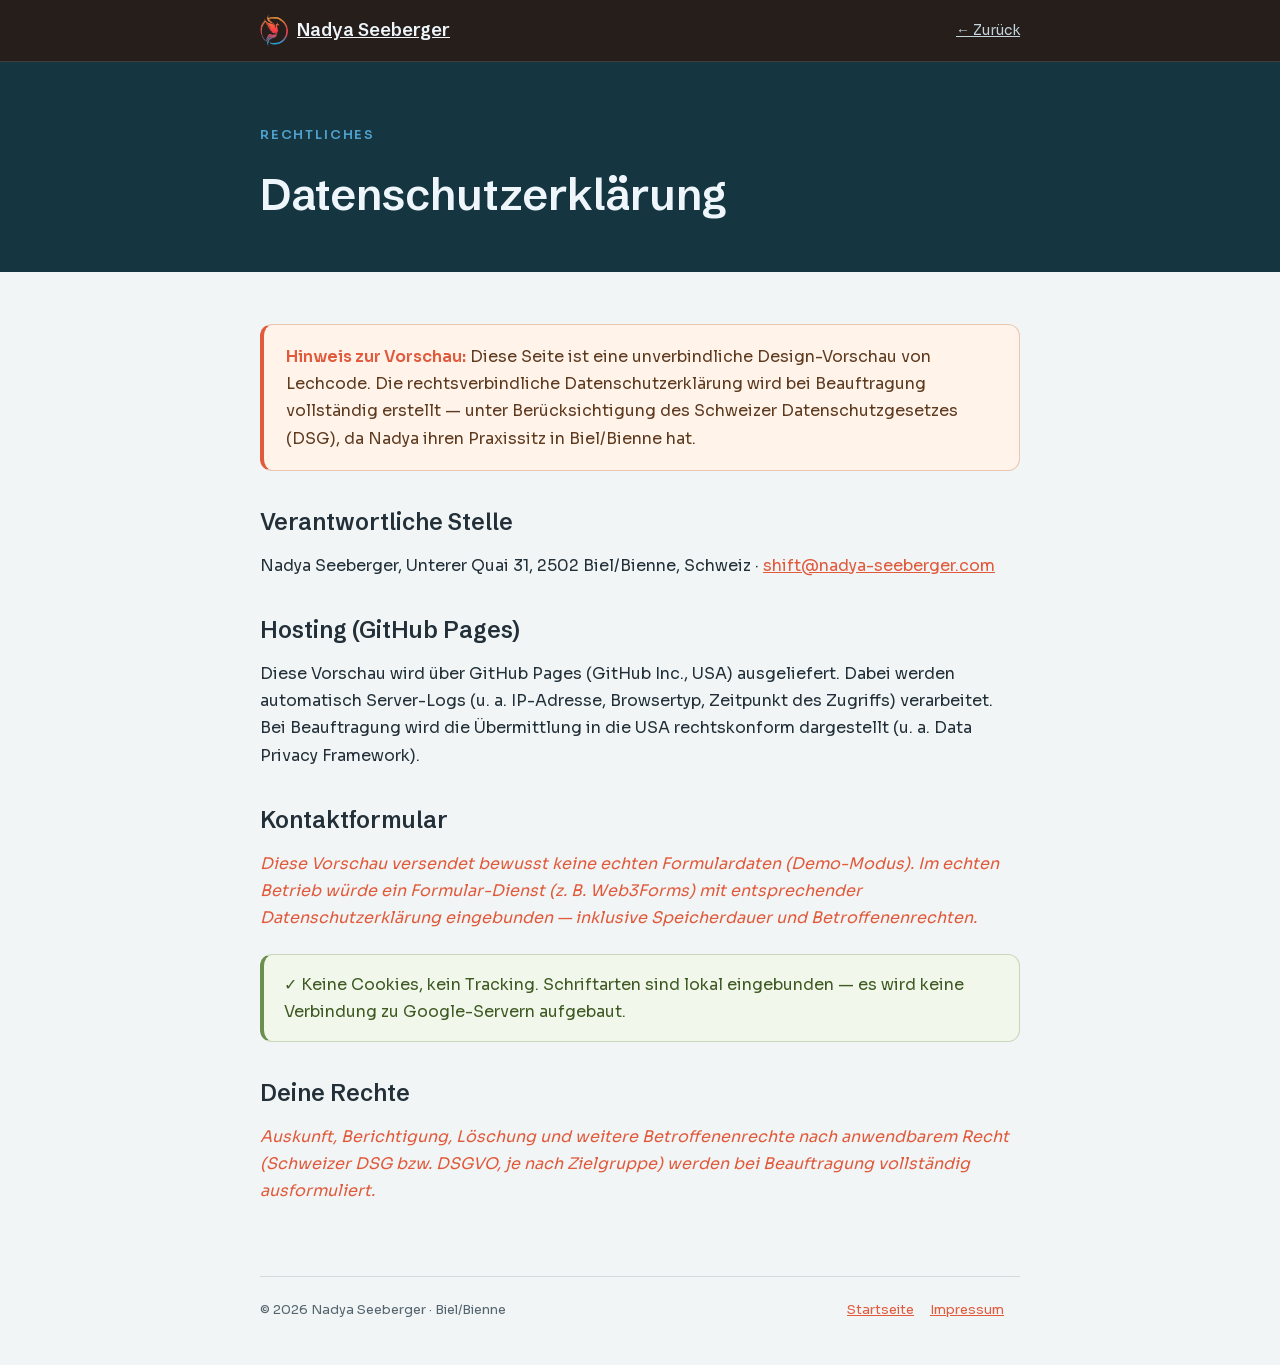
<file: datenschutz.html>
<!DOCTYPE html>
<html lang="de">
<head>
  <meta charset="UTF-8" />
  <meta name="viewport" content="width=device-width, initial-scale=1.0" />
  <meta name="robots" content="noindex, nofollow" />
  <title>Datenschutz – Nadya Seeberger</title>
  <link rel="stylesheet" href="assets/fonts.css">
  <link rel="icon" type="image/png" href="assets/favicon.png" />
  <style>
    :root{--ink:#153541;--ink-deep:#0F2831;--cream:#F1F5F5;--warm-white:#FFFFFF;--text:#233039;--text-soft:#556570;--ember:#E15A3C;--gold:#4F9FCD;--bone:#F1F5F5;--bone-dim:#c4d5de;--line-l:rgba(30,50,60,.13);--serif:"Schibsted Grotesk","Schibsted Grotesk Fallback",-apple-system,Arial,sans-serif;--sans:"Sora","Sora Fallback",-apple-system,Arial,sans-serif;}
    *{margin:0;padding:0;box-sizing:border-box;}
    html{scroll-behavior:smooth;-webkit-text-size-adjust:100%;}
    body{background:var(--cream);color:var(--text);font-family:var(--sans);line-height:1.7;-webkit-font-smoothing:antialiased;}
    a{color:var(--ember);} img,svg{display:block;max-width:100%;}
    .wrap{width:min(760px,90vw);margin-inline:auto;}
    .lnav{position:sticky;top:0;z-index:10;height:62px;display:flex;align-items:center;background:rgba(26,18,15,.95);backdrop-filter:blur(12px);border-bottom:1px solid rgba(247,240,230,.14);}
    .lnav .wrap{display:flex;align-items:center;justify-content:space-between;width:min(760px,90vw);}
    .wm{display:inline-flex;align-items:center;gap:9px;font-family:var(--serif);font-weight:600;color:#eef6fb;font-size:18px;}
    .wm img{width:28px;height:auto;} .wm svg{width:26px;height:26px;}
    .back{font-size:14px;color:var(--bone-dim);font-weight:500;}
    .back:hover{color:#fff;}
    .lhead{background:var(--ink);color:var(--bone);padding:clamp(34px,6vw,58px) 0 clamp(26px,4vw,40px);}
    .eyebrow{font-size:13px;letter-spacing:.14em;text-transform:uppercase;color:var(--gold);font-weight:600;}
    .lhead h1{font-family:var(--serif);font-weight:600;font-size:clamp(30px,5vw,44px);margin-top:10px;color:#eef6fb;}
    .sheet{padding:clamp(28px,5vw,52px) 0;}
    .sheet h2{font-family:var(--serif);font-weight:600;font-size:clamp(19px,2.4vw,23px);margin:32px 0 10px;}
    .sheet h2:first-child{margin-top:0;}
    .sheet p,.sheet li{font-size:16px;margin-bottom:11px;}
    .notice{background:#fff3ea;border:1px solid rgba(193,98,46,.3);border-left:4px solid var(--ember);border-radius:12px;padding:18px 22px;margin-bottom:28px;color:#5e3a1f;}
    .notice b{color:var(--ember);}
    .good{background:#f1f7ea;border:1px solid rgba(111,143,78,.3);border-left:4px solid #6b8f4e;border-radius:12px;padding:16px 20px;margin:22px 0;color:#3f5a23;}
    .flag{color:var(--ember);font-style:italic;}
    .lfoot{padding:8px 0 44px;}
    .lfoot .wrap{border-top:1px solid var(--line-l);padding-top:22px;display:flex;flex-wrap:wrap;gap:12px 18px;justify-content:space-between;font-size:13px;color:var(--text-soft);}
    .lfoot a{font-weight:500;margin-right:16px;}
    a:focus-visible,.back:focus-visible{outline:none;box-shadow:0 0 0 3px rgba(193,98,46,.45);border-radius:8px;}
  </style>
</head>
<body>
  <nav class="lnav"><div class="wrap"><a class="wm" href="index.html"><img src="assets/logo-phoenix-96.png" width="30" alt="" aria-hidden="true"><span>Nadya Seeberger</span></a><a class="back" href="index.html">← Zurück</a></div></nav>
  <header class="lhead"><div class="wrap"><span class="eyebrow">Rechtliches</span><h1>Datenschutzerklärung</h1></div></header>
  <main class="sheet"><div class="wrap">
    <div class="notice"><b>Hinweis zur Vorschau:</b> Diese Seite ist eine unverbindliche Design-Vorschau von Lechcode. Die rechtsverbindliche Datenschutzerklärung wird bei Beauftragung vollständig erstellt — unter Berücksichtigung des Schweizer Datenschutzgesetzes (DSG), da Nadya ihren Praxissitz in Biel/Bienne hat.</div>

    <h2>Verantwortliche Stelle</h2>
    <p>Nadya Seeberger, Unterer Quai 31, 2502 Biel/Bienne, Schweiz · <a href="mailto:shift@nadya-seeberger.com">shift@nadya-seeberger.com</a></p>

    <h2>Hosting (GitHub Pages)</h2>
    <p>Diese Vorschau wird über GitHub Pages (GitHub Inc., USA) ausgeliefert. Dabei werden automatisch Server-Logs (u. a. IP-Adresse, Browsertyp, Zeitpunkt des Zugriffs) verarbeitet. Bei Beauftragung wird die Übermittlung in die USA rechtskonform dargestellt (u. a. Data Privacy Framework).</p>

    <h2>Kontaktformular</h2>
    <p class="flag">Diese Vorschau versendet bewusst keine echten Formulardaten (Demo-Modus). Im echten Betrieb würde ein Formular-Dienst (z. B. Web3Forms) mit entsprechender Datenschutzerklärung eingebunden — inklusive Speicherdauer und Betroffenenrechten.</p>

    <div class="good">✓ Keine Cookies, kein Tracking. Schriftarten sind lokal eingebunden — es wird keine Verbindung zu Google-Servern aufgebaut.</div>

    <h2>Deine Rechte</h2>
    <p class="flag">Auskunft, Berichtigung, Löschung und weitere Betroffenenrechte nach anwendbarem Recht (Schweizer DSG bzw. DSGVO, je nach Zielgruppe) werden bei Beauftragung vollständig ausformuliert.</p>
  </div></main>
  <footer class="lfoot"><div class="wrap"><span>© 2026 Nadya Seeberger · Biel/Bienne</span><span><a href="index.html">Startseite</a><a href="impressum.html">Impressum</a></span></div></footer>
</body>
</html>
</file>
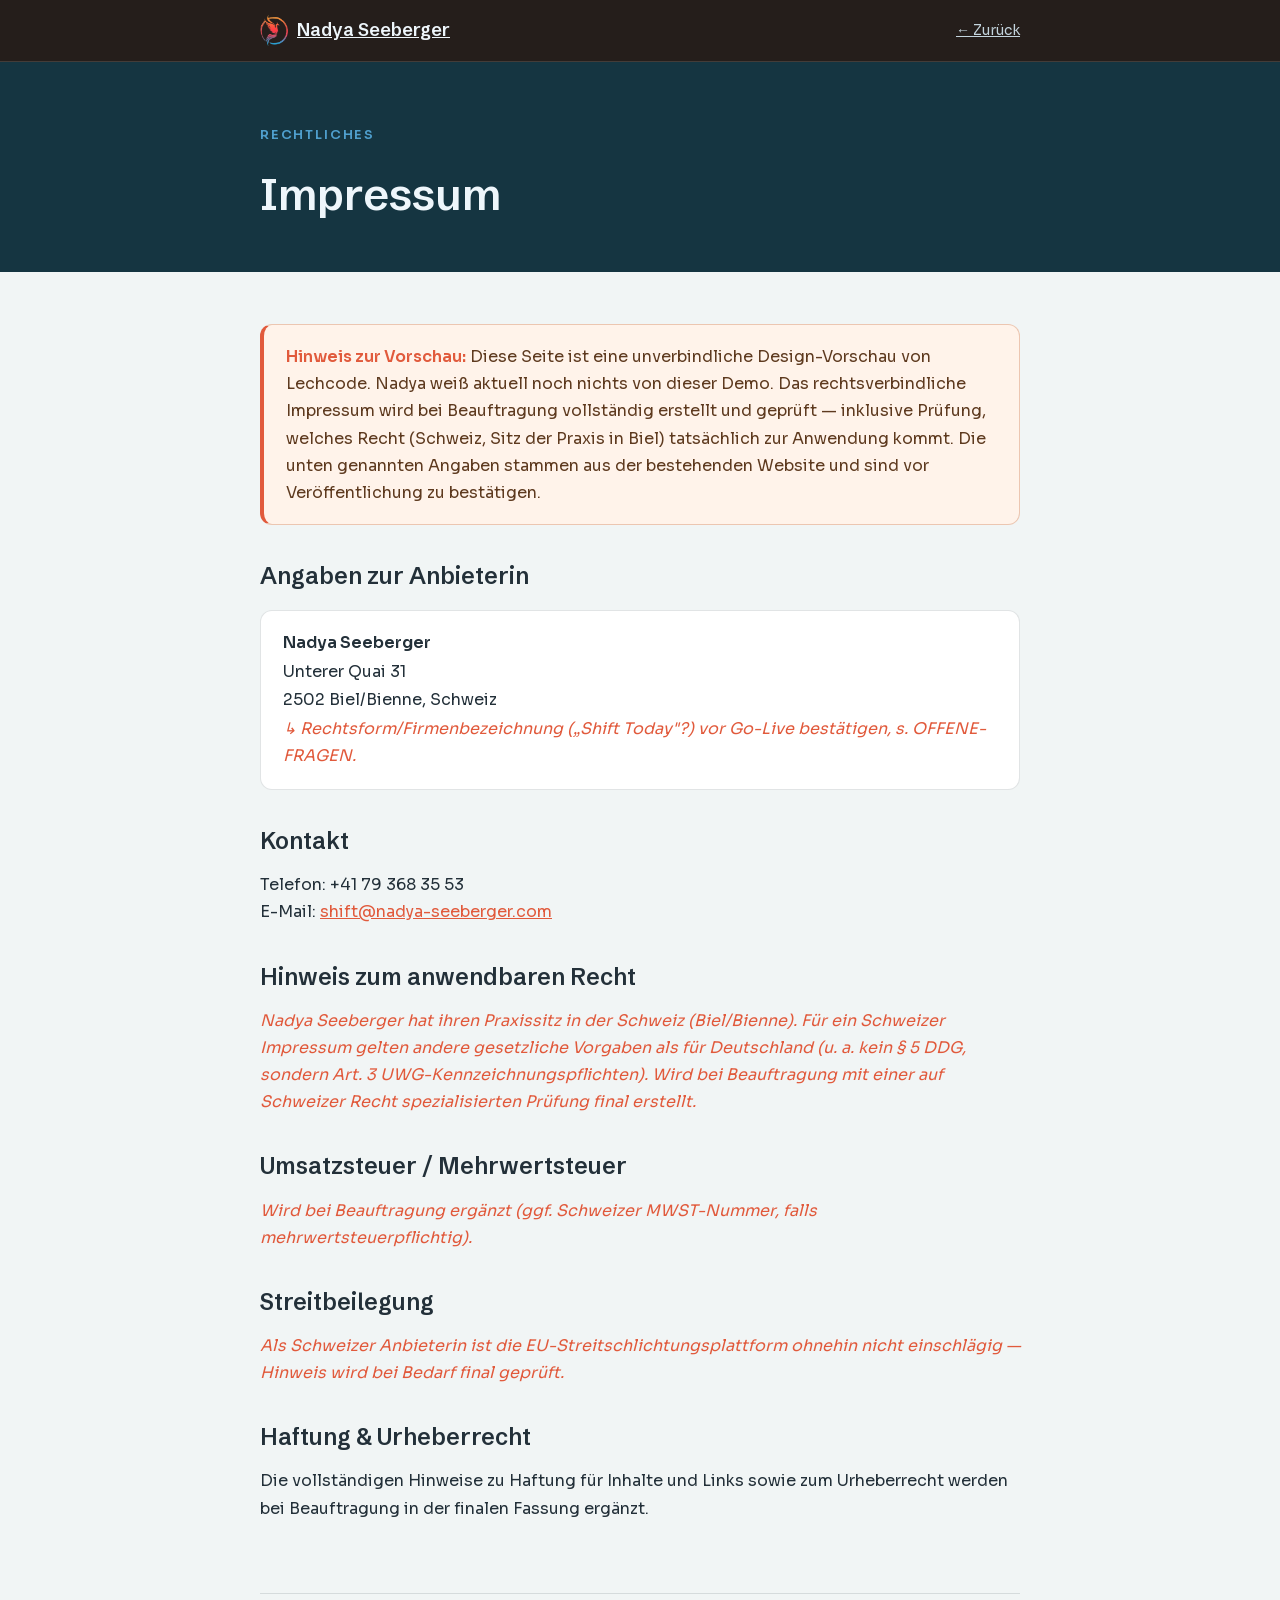
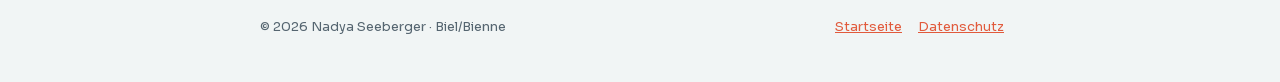
<file: impressum.html>
<!DOCTYPE html>
<html lang="de">
<head>
  <meta charset="UTF-8" />
  <meta name="viewport" content="width=device-width, initial-scale=1.0" />
  <meta name="robots" content="noindex, nofollow" />
  <title>Impressum – Nadya Seeberger</title>
  <link rel="stylesheet" href="assets/fonts.css">
  <link rel="icon" type="image/png" href="assets/favicon.png" />
  <style>
    :root{--ink:#153541;--ink-deep:#0F2831;--cream:#F1F5F5;--warm-white:#FFFFFF;--text:#233039;--text-soft:#556570;--ember:#E15A3C;--gold:#4F9FCD;--bone:#F1F5F5;--bone-dim:#c4d5de;--line-l:rgba(30,50,60,.13);--serif:"Schibsted Grotesk","Schibsted Grotesk Fallback",-apple-system,Arial,sans-serif;--sans:"Sora","Sora Fallback",-apple-system,Arial,sans-serif;}
    *{margin:0;padding:0;box-sizing:border-box;}
    html{scroll-behavior:smooth;-webkit-text-size-adjust:100%;}
    body{background:var(--cream);color:var(--text);font-family:var(--sans);line-height:1.7;-webkit-font-smoothing:antialiased;}
    a{color:var(--ember);} img,svg{display:block;max-width:100%;}
    .wrap{width:min(760px,90vw);margin-inline:auto;}
    .lnav{position:sticky;top:0;z-index:10;height:62px;display:flex;align-items:center;background:rgba(26,18,15,.95);backdrop-filter:blur(12px);border-bottom:1px solid rgba(247,240,230,.14);}
    .lnav .wrap{display:flex;align-items:center;justify-content:space-between;width:min(760px,90vw);}
    .wm{display:inline-flex;align-items:center;gap:9px;font-family:var(--serif);font-weight:600;color:#eef6fb;font-size:18px;}
    .wm img{width:28px;height:auto;} .wm svg{width:26px;height:26px;}
    .back{font-size:14px;color:var(--bone-dim);font-weight:500;}
    .back:hover{color:#fff;}
    .lhead{background:var(--ink);color:var(--bone);padding:clamp(34px,6vw,58px) 0 clamp(26px,4vw,40px);}
    .eyebrow{font-size:13px;letter-spacing:.14em;text-transform:uppercase;color:var(--gold);font-weight:600;}
    .lhead h1{font-family:var(--serif);font-weight:600;font-size:clamp(30px,5vw,44px);margin-top:10px;color:#eef6fb;}
    .sheet{padding:clamp(28px,5vw,52px) 0;}
    .sheet h2{font-family:var(--serif);font-weight:600;font-size:clamp(19px,2.4vw,23px);margin:32px 0 10px;}
    .sheet h2:first-child{margin-top:0;}
    .sheet p,.sheet li{font-size:16px;margin-bottom:11px;}
    .notice{background:#fff3ea;border:1px solid rgba(193,98,46,.3);border-left:4px solid var(--ember);border-radius:12px;padding:18px 22px;margin-bottom:28px;color:#5e3a1f;}
    .notice b{color:var(--ember);}
    .addr-block{background:var(--warm-white);border:1px solid var(--line-l);border-radius:12px;padding:18px 22px;margin:14px 0 18px;}
    .addr-block p{margin-bottom:2px;}
    .flag{color:var(--ember);font-style:italic;}
    .lfoot{padding:8px 0 44px;}
    .lfoot .wrap{border-top:1px solid var(--line-l);padding-top:22px;display:flex;flex-wrap:wrap;gap:12px 18px;justify-content:space-between;font-size:13px;color:var(--text-soft);}
    .lfoot a{font-weight:500;margin-right:16px;}
    a:focus-visible,.back:focus-visible{outline:none;box-shadow:0 0 0 3px rgba(193,98,46,.45);border-radius:8px;}
  </style>
</head>
<body>
  <nav class="lnav"><div class="wrap"><a class="wm" href="index.html"><img src="assets/logo-phoenix-96.png" width="30" alt="" aria-hidden="true"><span>Nadya Seeberger</span></a><a class="back" href="index.html">← Zurück</a></div></nav>
  <header class="lhead"><div class="wrap"><span class="eyebrow">Rechtliches</span><h1>Impressum</h1></div></header>
  <main class="sheet"><div class="wrap">
    <div class="notice"><b>Hinweis zur Vorschau:</b> Diese Seite ist eine unverbindliche Design-Vorschau von Lechcode. Nadya weiß aktuell noch nichts von dieser Demo. Das rechtsverbindliche Impressum wird bei Beauftragung vollständig erstellt und geprüft — inklusive Prüfung, welches Recht (Schweiz, Sitz der Praxis in Biel) tatsächlich zur Anwendung kommt. Die unten genannten Angaben stammen aus der bestehenden Website und sind vor Veröffentlichung zu bestätigen.</div>

    <h2>Angaben zur Anbieterin</h2>
    <div class="addr-block">
      <p><strong>Nadya Seeberger</strong></p>
      <p>Unterer Quai 31<br>2502 Biel/Bienne, Schweiz</p>
      <p class="flag">↳ Rechtsform/Firmenbezeichnung („Shift Today"?) vor Go-Live bestätigen, s. OFFENE-FRAGEN.</p>
    </div>

    <h2>Kontakt</h2>
    <p>Telefon: +41 79 368 35 53<br>
    E-Mail: <a href="mailto:shift@nadya-seeberger.com">shift@nadya-seeberger.com</a></p>

    <h2>Hinweis zum anwendbaren Recht</h2>
    <p class="flag">Nadya Seeberger hat ihren Praxissitz in der Schweiz (Biel/Bienne). Für ein Schweizer Impressum gelten andere gesetzliche Vorgaben als für Deutschland (u. a. kein § 5 DDG, sondern Art. 3 UWG-Kennzeichnungspflichten). Wird bei Beauftragung mit einer auf Schweizer Recht spezialisierten Prüfung final erstellt.</p>

    <h2>Umsatzsteuer / Mehrwertsteuer</h2>
    <p class="flag">Wird bei Beauftragung ergänzt (ggf. Schweizer MWST-Nummer, falls mehrwertsteuerpflichtig).</p>

    <h2>Streitbeilegung</h2>
    <p class="flag">Als Schweizer Anbieterin ist die EU-Streitschlichtungsplattform ohnehin nicht einschlägig — Hinweis wird bei Bedarf final geprüft.</p>

    <h2>Haftung &amp; Urheberrecht</h2>
    <p>Die vollständigen Hinweise zu Haftung für Inhalte und Links sowie zum Urheberrecht werden bei Beauftragung in der finalen Fassung ergänzt.</p>
  </div></main>
  <footer class="lfoot"><div class="wrap"><span>© 2026 Nadya Seeberger · Biel/Bienne</span><span><a href="index.html">Startseite</a><a href="datenschutz.html">Datenschutz</a></span></div></footer>
</body>
</html>
</file>
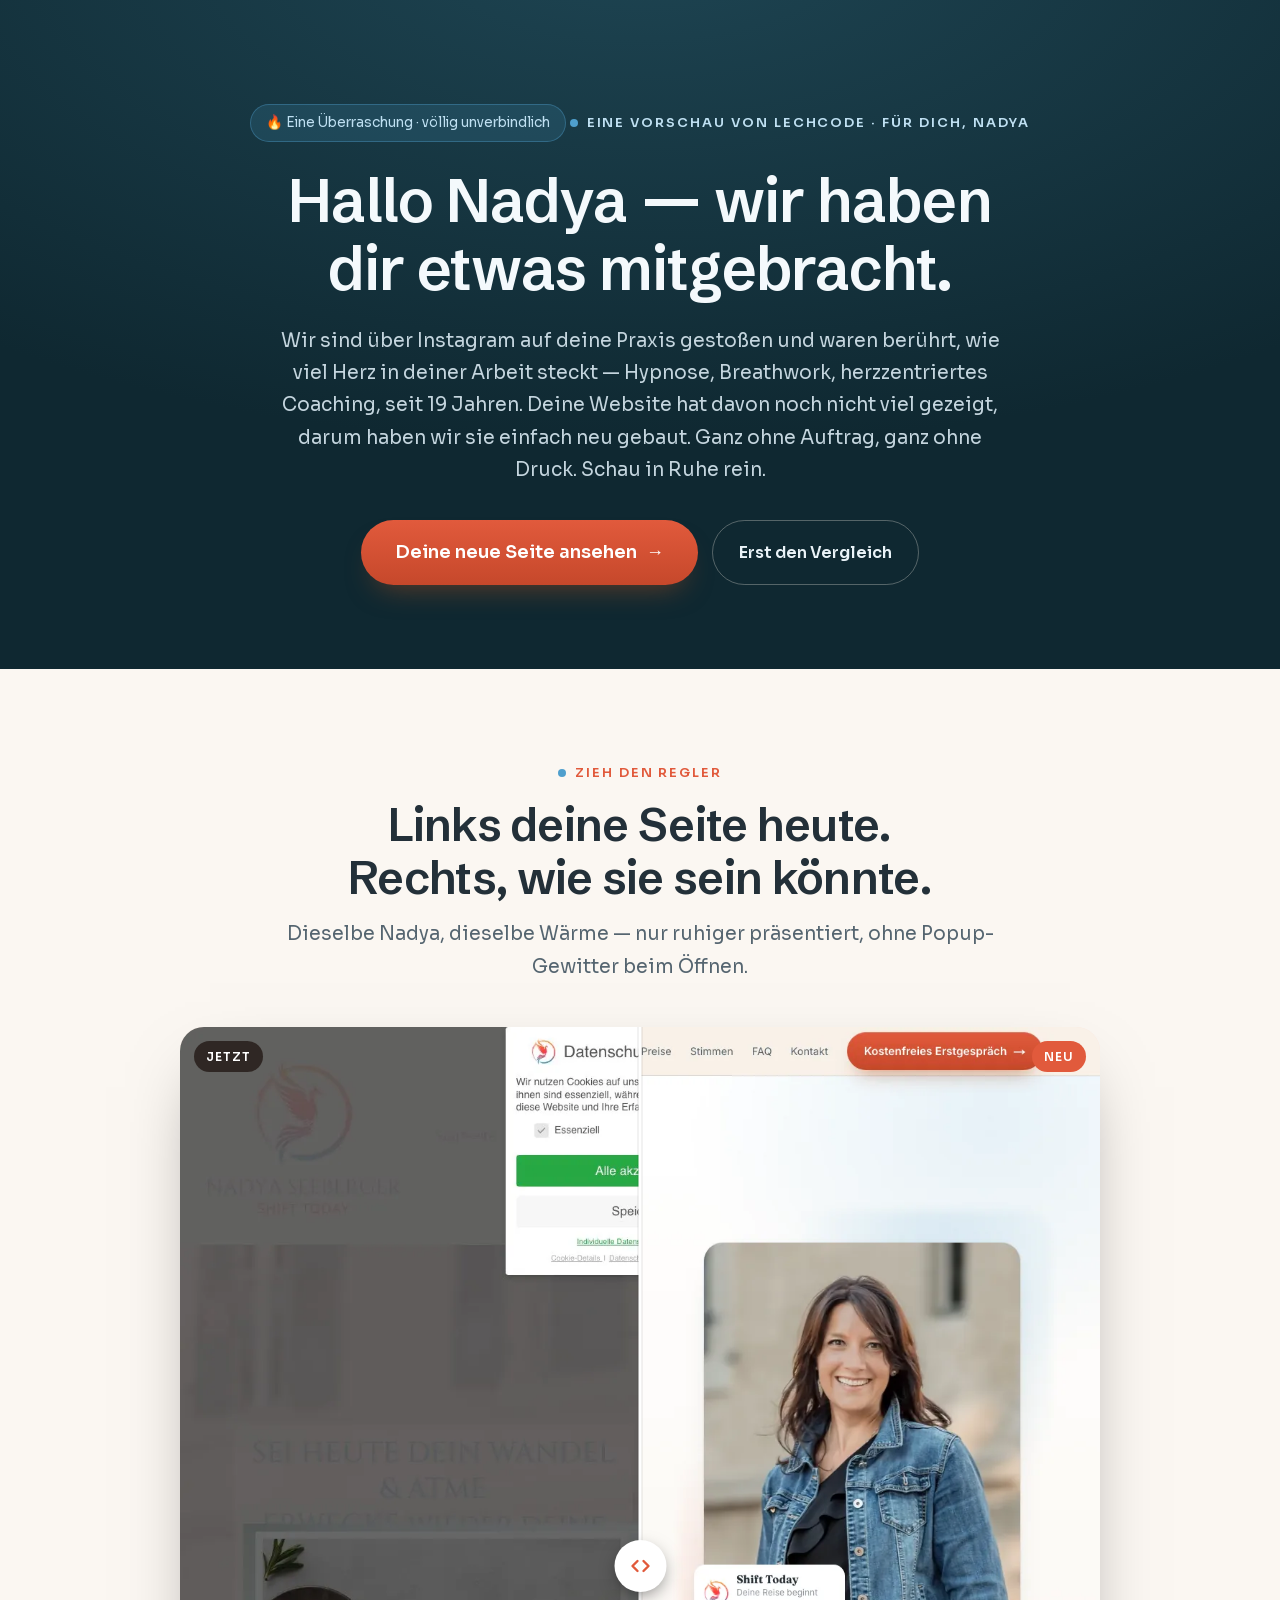
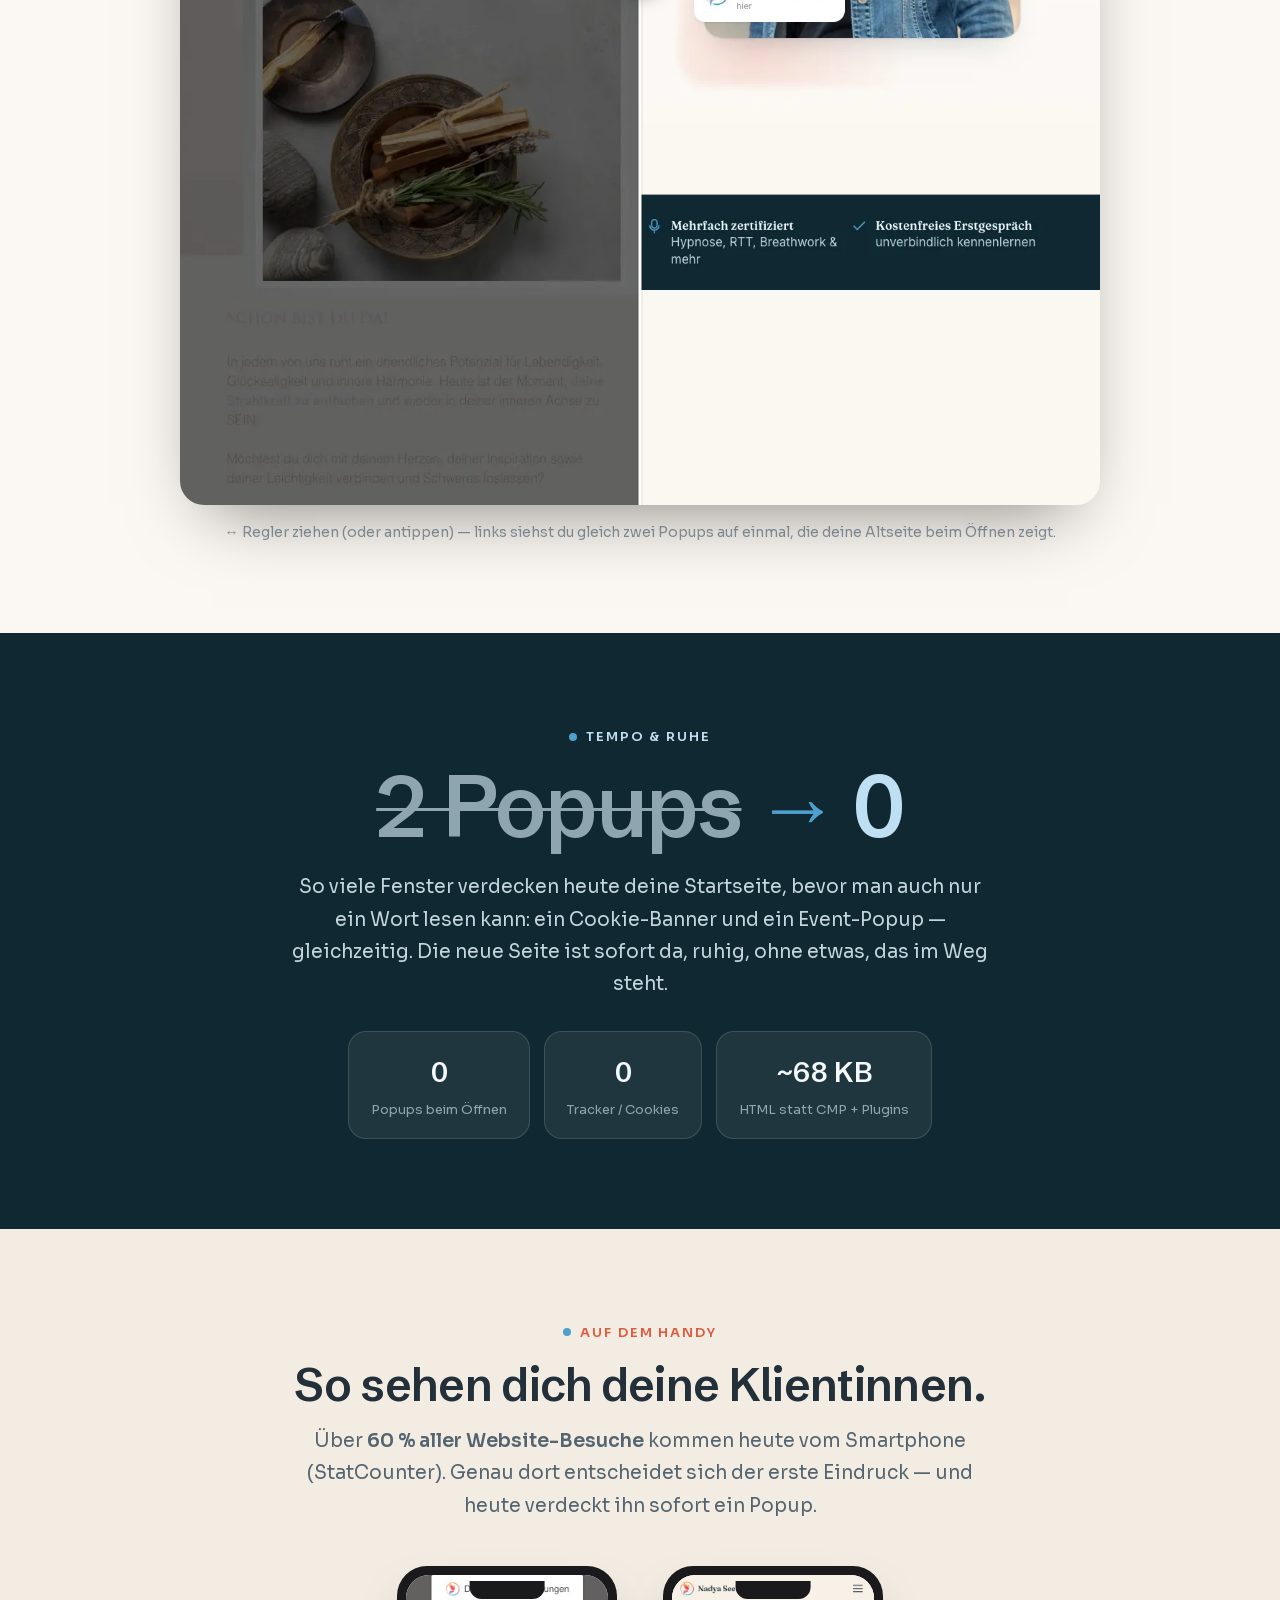
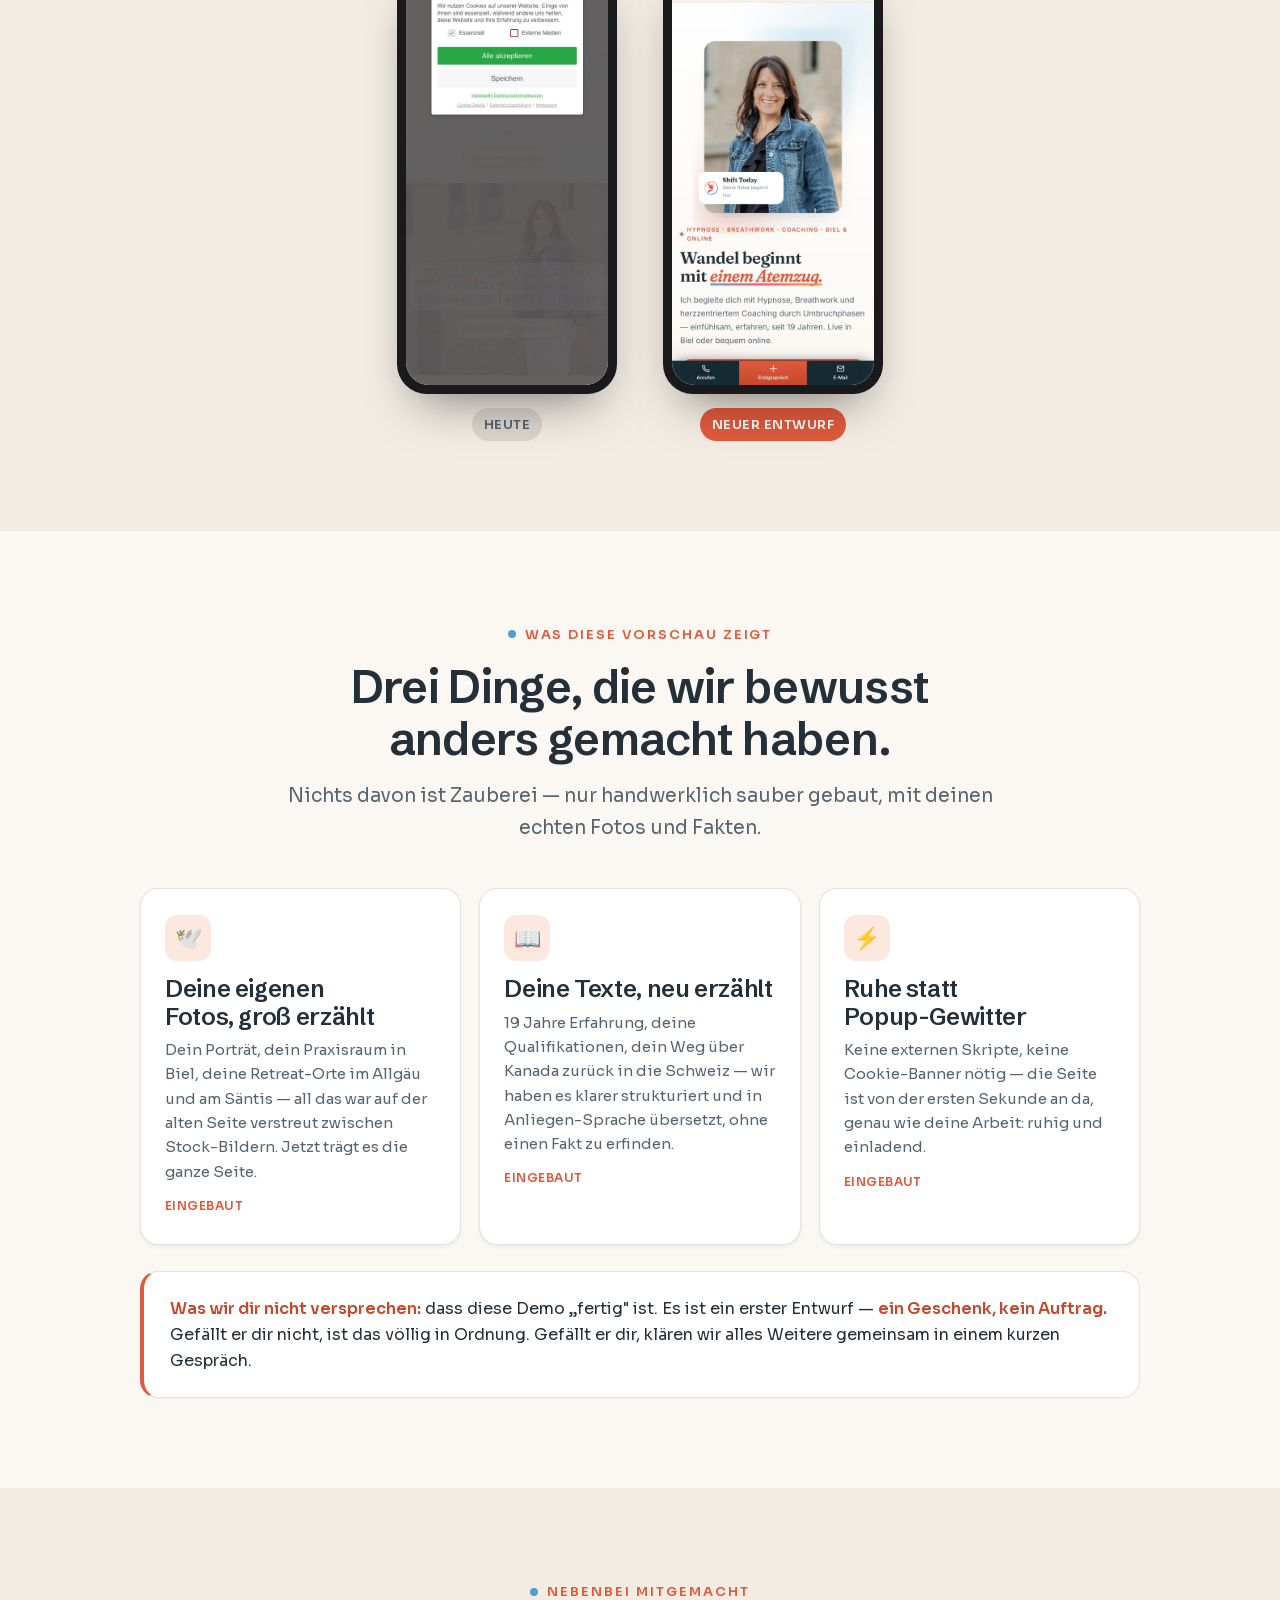
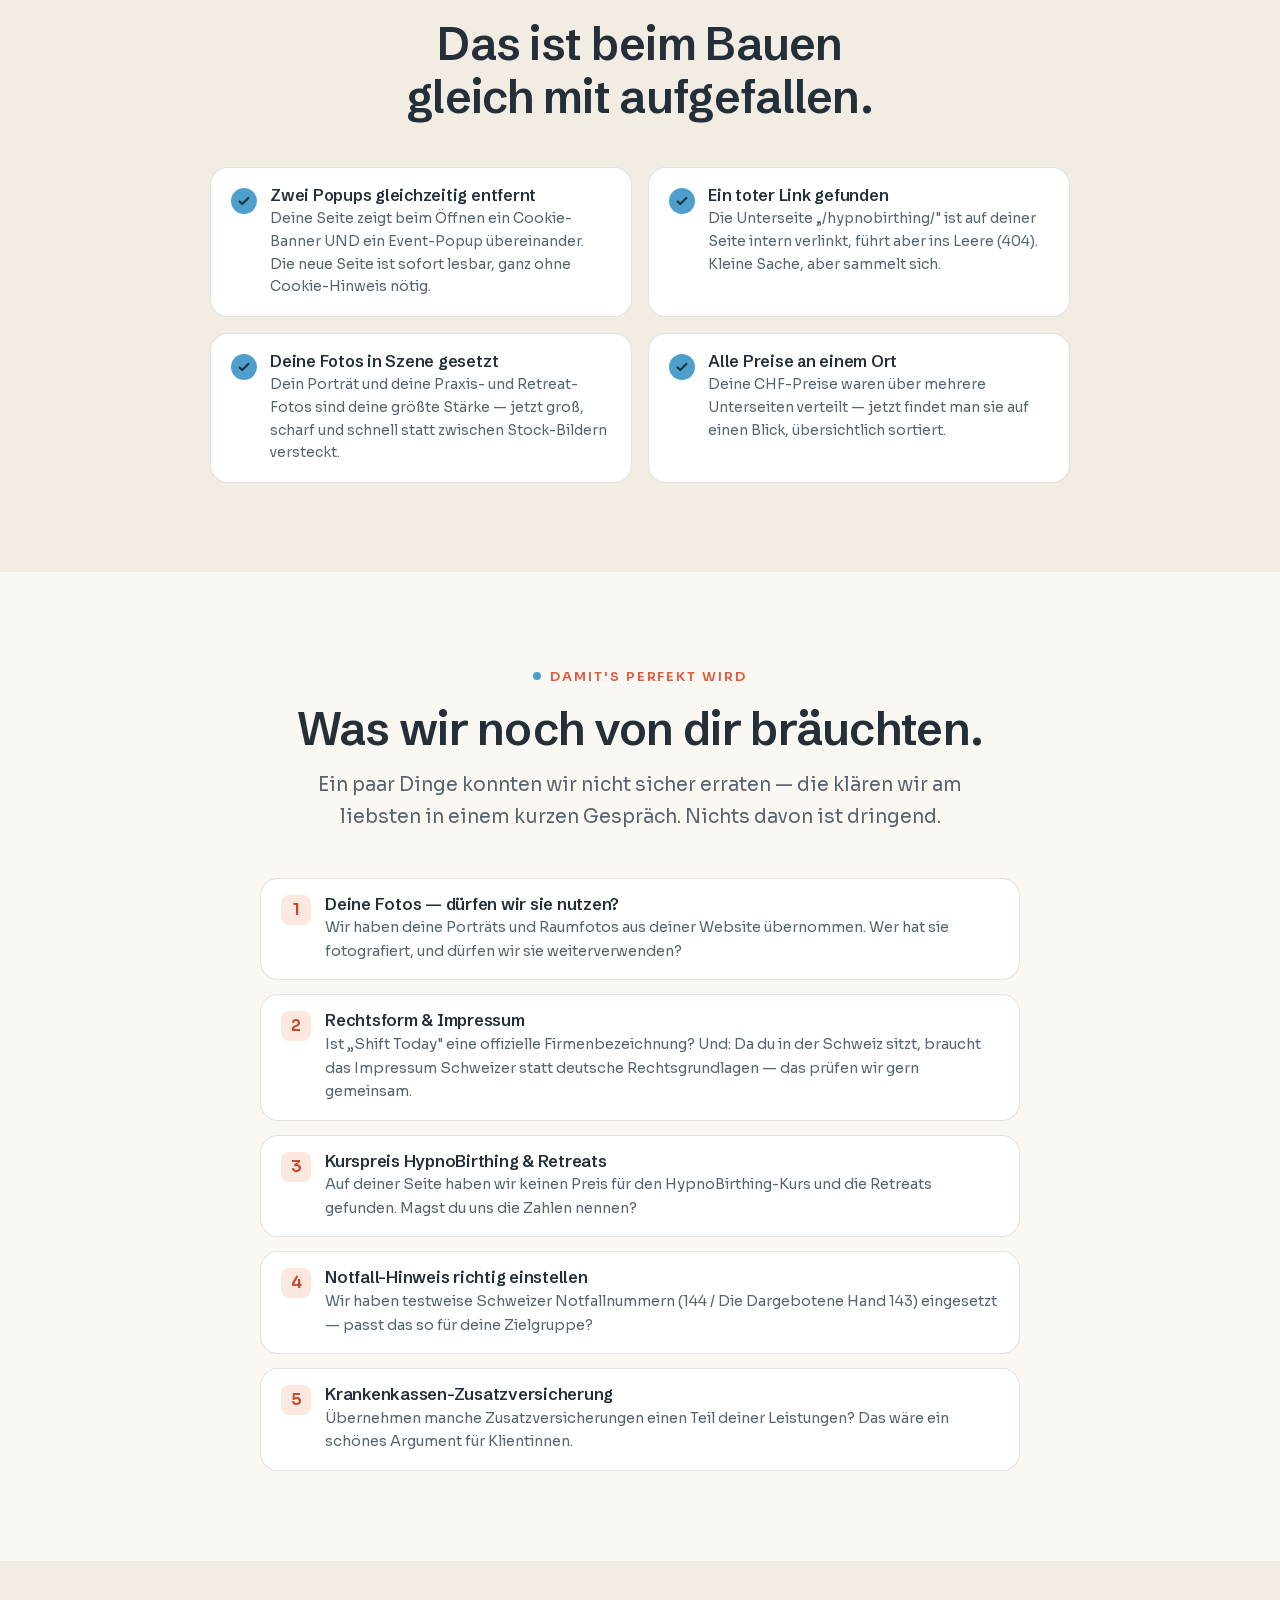
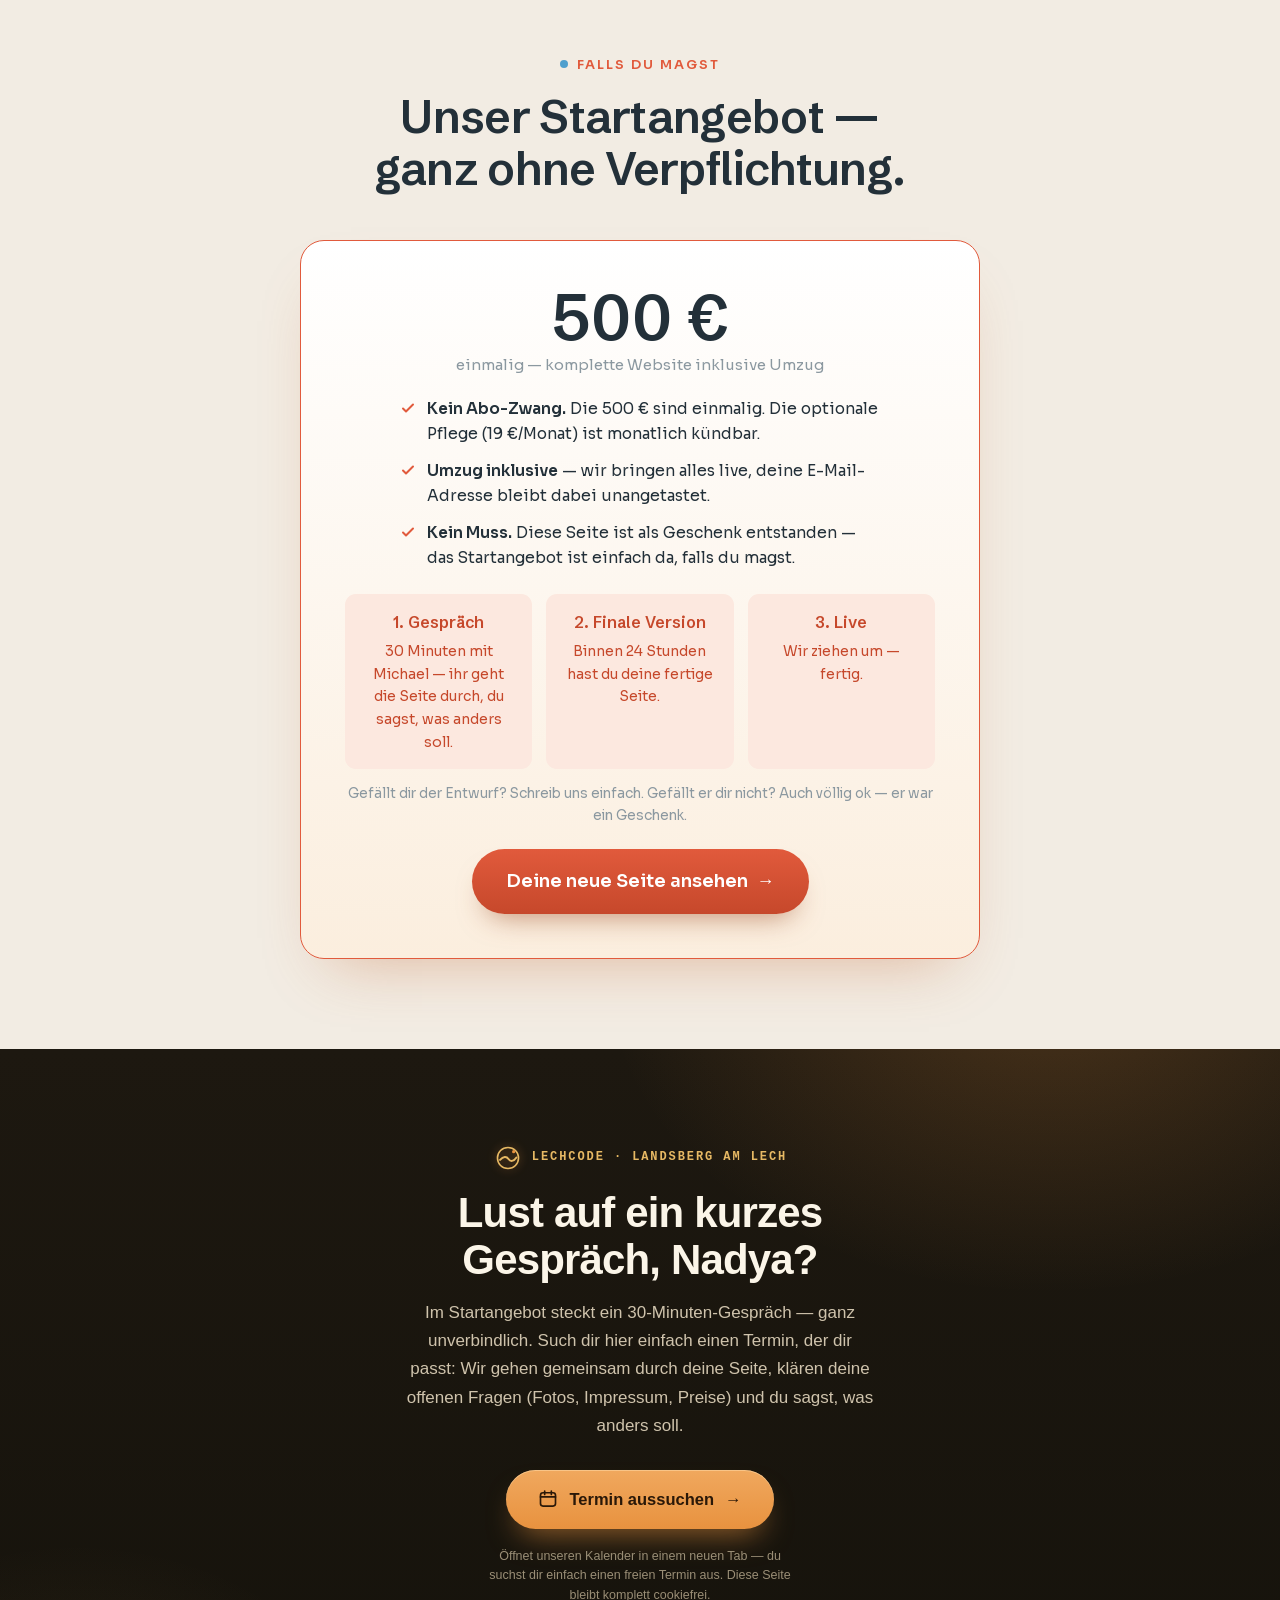
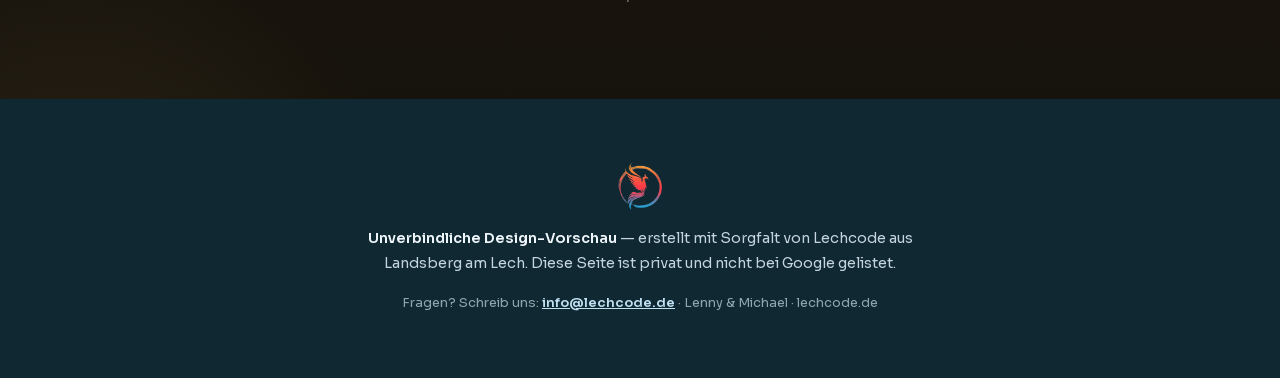
<file: vorschau.html>
<!DOCTYPE html>
<!-- vorschau.html — Lechcode-Enthüllungsseite für Nadya Seeberger. Nadya weiß NICHTS davon — Lenny fand die Seite über Instagram. Du-Form, warm, kein Druck. noindex. -->
<html lang="de">
<head>
  <meta charset="UTF-8" />
  <meta name="viewport" content="width=device-width, initial-scale=1.0" />
  <script>document.documentElement.classList.add('js');</script>
  <meta name="robots" content="noindex, nofollow" />
  <title>Für Nadya — eine kleine Überraschung von Lechcode</title>
  <meta name="description" content="Eine unverbindliche Design-Vorschau für Nadya Seeberger — Hypnose, Breathwork und Coaching in Biel, neu gestaltet als Geschenk von Lechcode aus Landsberg am Lech." />
  <meta property="og:title" content="Für Nadya — deine neue Website (Überraschung)" />
  <meta property="og:description" content="Schau dir die Vorschau an: schneller, ruhiger, ganz in deinem Ton. Ein Geschenk von Lechcode." />
  <meta property="og:type" content="website" />
  <meta property="og:locale" content="de_CH" />
  <meta property="og:url" content="https://lechcode.github.io/nadya-seeberger-vorschau/vorschau.html" />
  <meta property="og:image" content="https://lechcode.github.io/nadya-seeberger-vorschau/assets/og.jpg" />
  <meta property="og:image:width" content="1200" />
  <meta property="og:image:height" content="630" />
  <meta name="theme-color" content="#153541" />
  <link rel="icon" type="image/png" href="assets/favicon.png" />
  <link rel="stylesheet" href="assets/fonts.css">
  <style>
  :root{
    --ink:#153541; --ink-deep:#0F2831; --ink-2:#1E4553;
    --cream:#FBF7F2; --sand:#F2ECE3; --warm-white:#FFFFFF; --sage-soft:#FCE8DF;
    --ember:#E15A3C; --ember-deep:#C6482B; --gold:#4F9FCD; --gold-soft:#BFE0F2;
    --text:#233039; --text-soft:#556570; --text-faint:#8b98a0;
    --bone:#EAF3F8; --bone-dim:#c4d5de; --bone-faint:#8fa6b1;
    --line-l:rgba(30,50,60,.13); --line-d:rgba(247,240,230,.15);
    --serif:"Schibsted Grotesk","Schibsted Grotesk Fallback",-apple-system,Arial,sans-serif;
    --sans:"Sora","Sora Fallback",-apple-system,Arial,sans-serif;
    --radius:18px; --radius-lg:24px; --radius-sm:11px; --radius-pill:999px;
    --s4:clamp(30px,3.4vw + 18px,46px); --s5:clamp(33px,5vw + 16px,60px);
    --s3:clamp(24px,2vw + 18px,32px); --s2:clamp(20px,1vw + 17px,24px); --s1:clamp(17px,.5vw + 15.5px,19px);
    --ease:cubic-bezier(.22,.61,.36,1);
    --focus:0 0 0 3px rgba(193,98,46,.45); --focus-d:0 0 0 3px rgba(217,165,76,.55);
  }
  *{margin:0;padding:0;box-sizing:border-box;}
  html{scroll-behavior:smooth;-webkit-text-size-adjust:100%;}
  body{background:var(--cream);color:var(--text);font-family:var(--sans);line-height:1.62;-webkit-font-smoothing:antialiased;overflow-x:hidden;}
  h1,h2,h3{font-family:var(--serif);font-weight:600;line-height:1.14;letter-spacing:-.015em;text-wrap:balance;}
  a{color:inherit;} img,svg{display:block;max-width:100%;}
  .wrap{width:min(1000px,92vw);margin-inline:auto;}
  .narrow{width:min(760px,92vw);margin-inline:auto;}
  section{padding:clamp(48px,7vw,90px) 0;position:relative;}
  .eyebrow{font-weight:600;font-size:13px;letter-spacing:.15em;text-transform:uppercase;color:var(--ember);display:inline-flex;align-items:center;gap:9px;margin-bottom:16px;}
  .eyebrow::before{content:"";width:8px;height:8px;border-radius:50%;background:var(--gold);}
  .dark .eyebrow{color:var(--gold-soft);}
  .btn{display:inline-flex;align-items:center;gap:9px;cursor:pointer;border:none;background:linear-gradient(180deg,var(--ember),var(--ember-deep));color:#fff;font-weight:650;font-size:16px;padding:15px 26px;border-radius:var(--radius-pill);box-shadow:0 16px 28px -14px rgba(156,75,34,.6);transition:transform .25s var(--ease);text-decoration:none;}
  .btn:hover{transform:translateY(-2px);}
  .btn .arr{transition:transform .25s var(--ease);} .btn:hover .arr{transform:translateX(4px);}
  .btn-big{font-size:18px;padding:18px 34px;}

  /* Hero */
  .hero{background:radial-gradient(120% 110% at 50% -10%,var(--ink-2),var(--ink-deep) 70%);color:var(--bone);text-align:center;padding:clamp(56px,9vw,104px) 0 clamp(48px,7vw,84px);}
  .hero h1{font-size:var(--s5);color:#f4f9fc;max-width:20ch;margin:0 auto;}
  .hero p{font-size:var(--s1);color:var(--bone-dim);max-width:56ch;margin:22px auto 0;line-height:1.7;}
  .hero .cta{margin-top:34px;display:flex;gap:14px;justify-content:center;flex-wrap:wrap;}
  .hero .ghost{background:transparent;border:1.5px solid rgba(247,240,230,.3);color:var(--bone);box-shadow:none;}
  .gift{display:inline-flex;align-items:center;gap:8px;font-size:13.5px;color:var(--gold-soft);background:rgba(79,159,205,.16);border:1px solid rgba(79,159,205,.38);padding:7px 15px;border-radius:var(--radius-pill);margin-bottom:24px;}

  .sec-head{text-align:center;max-width:60ch;margin:0 auto clamp(28px,4vw,44px);}
  .sec-head h2{font-size:var(--s4);}
  .sec-head p{font-size:var(--s1);color:var(--text-soft);margin-top:14px;line-height:1.7;}
  .dark{background:var(--ink-deep);color:var(--bone);}
  .dark h2{color:#f4f9fc;} .dark .sec-head p{color:var(--bone-dim);}
  .sand{background:var(--sand);}

  /* Before/After Slider */
  .ba{position:relative;width:100%;max-width:920px;margin:0 auto;aspect-ratio:1280/1500;border-radius:var(--radius-lg);overflow:hidden;box-shadow:0 30px 70px -30px rgba(0,0,0,.5);touch-action:pan-y;user-select:none;background:var(--sage-soft);}
  .ba img{position:absolute;inset:0;width:100%;height:100%;object-fit:cover;object-position:top;pointer-events:none;}
  .ba-top{will-change:clip-path;clip-path:inset(0 50% 0 0);}
  .ba-lbl{position:absolute;top:14px;z-index:4;font-size:12px;font-weight:700;letter-spacing:.08em;text-transform:uppercase;padding:6px 12px;border-radius:var(--radius-pill);color:#fff;}
  .ba-lbl.alt{left:14px;background:rgba(36,26,22,.8);}
  .ba-lbl.neu{right:14px;background:var(--ember);}
  .ba-div{position:absolute;top:0;bottom:0;left:50%;width:3px;background:#fff;transform:translateX(-1.5px);z-index:3;box-shadow:0 0 0 1px rgba(0,0,0,.1);}
  .ba-knob{position:absolute;top:50%;left:50%;transform:translate(-50%,-50%);width:52px;height:52px;border-radius:50%;background:#fff;border:none;cursor:ew-resize;z-index:4;display:grid;place-items:center;box-shadow:0 6px 18px -4px rgba(0,0,0,.5);}
  .ba-knob:focus-visible{outline:none;box-shadow:0 0 0 4px rgba(193,98,46,.5);}
  .ba-hint{text-align:center;font-size:14px;color:var(--text-faint);margin-top:16px;}

  /* Tacho */
  .tacho{text-align:center;}
  .tacho .big{font-family:var(--serif);font-weight:600;font-size:clamp(44px,9vw,86px);color:#f4f9fc;line-height:1;letter-spacing:-.02em;}
  .tacho .big .old{color:var(--bone-faint);text-decoration:line-through;text-decoration-thickness:3px;}
  .tacho .big .new{color:var(--gold-soft);}
  .tacho .big .arrow{color:var(--gold);margin:0 .15em;}
  .tacho p{color:var(--bone-dim);font-size:var(--s1);max-width:54ch;margin:22px auto 0;line-height:1.7;}
  .mini-stats{display:flex;gap:14px;justify-content:center;flex-wrap:wrap;margin-top:30px;}
  .mini{background:rgba(247,240,230,.07);border:1px solid var(--line-d);border-radius:var(--radius);padding:18px 22px;min-width:150px;}
  .mini .n{font-family:var(--serif);font-size:28px;color:#f4f9fc;font-weight:600;}
  .mini .l{font-size:13px;color:var(--bone-faint);margin-top:4px;}

  /* Phones */
  .phones{display:flex;gap:clamp(16px,4vw,46px);justify-content:center;align-items:flex-end;flex-wrap:wrap;}
  .phone{width:min(220px,42vw);}
  .phone .frame{position:relative;border-radius:30px;background:#1a1a1c;padding:9px;box-shadow:0 24px 50px -20px rgba(0,0,0,.5);}
  .phone .frame::before{content:"";position:absolute;top:15px;left:50%;transform:translateX(-50%);width:34%;height:18px;background:#1a1a1c;border-radius:0 0 12px 12px;z-index:3;}
  .phone .screen{position:relative;border-radius:23px;overflow:hidden;aspect-ratio:500/1015;background:#fff;}
  .phone .screen img{width:100%;height:100%;object-fit:cover;object-position:top;}
  .phone .cap{text-align:center;margin-top:14px;font-size:13px;font-weight:700;letter-spacing:.04em;text-transform:uppercase;padding:6px 12px;border-radius:var(--radius-pill);display:inline-block;}
  .phone.alt .cap{background:rgba(36,26,22,.1);color:var(--text-soft);}
  .phone.neu .cap{background:var(--ember);color:#fff;}
  .phone .capwrap{text-align:center;}

  /* Cards */
  .cards{display:grid;grid-template-columns:repeat(3,1fr);gap:18px;margin-top:8px;}
  .card{background:var(--warm-white);border:1px solid var(--line-l);border-radius:var(--radius);padding:26px 24px;box-shadow:0 2px 6px -3px rgba(36,26,22,.16);}
  .dark .card{background:rgba(247,240,230,.05);border-color:var(--line-d);}
  .card .ic{display:inline-grid;place-items:center;width:46px;height:46px;border-radius:12px;background:var(--sage-soft);color:var(--ember-deep);font-size:22px;margin-bottom:14px;}
  .dark .card .ic{background:rgba(217,165,76,.18);color:var(--gold-soft);}
  .card h3{font-size:var(--s2);margin-bottom:8px;} .dark .card h3{color:#f4f9fc;}
  .card p{font-size:15px;color:var(--text-soft);} .dark .card p{color:var(--bone-dim);}
  .card .free{display:inline-block;margin-top:12px;font-size:12px;font-weight:700;letter-spacing:.04em;text-transform:uppercase;color:var(--ember);}

  .honest{background:var(--warm-white);border:1px solid var(--line-l);border-left:4px solid var(--ember);border-radius:var(--radius);padding:24px 26px;margin-top:26px;}
  .honest b{color:var(--ember-deep);}
  .checklist{list-style:none;max-width:760px;margin:0 auto;display:flex;flex-direction:column;gap:14px;}
  .checklist li{display:flex;gap:14px;align-items:flex-start;background:var(--warm-white);border:1px solid var(--line-l);border-radius:var(--radius);padding:16px 20px;}
  .checklist .ic{flex:none;width:30px;height:30px;border-radius:8px;background:var(--sage-soft);color:var(--ember-deep);display:grid;place-items:center;font-size:16px;font-weight:700;}
  .checklist h3{font-size:16.5px;margin-bottom:3px;} .checklist p{font-size:14.5px;color:var(--text-soft);}

  /* Korrigiert-Liste */
  .fixed{display:grid;grid-template-columns:1fr 1fr;gap:16px;max-width:860px;margin:0 auto;}
  .fixed .row{display:flex;gap:13px;align-items:flex-start;background:var(--warm-white);border:1px solid var(--line-l);border-radius:var(--radius);padding:18px 20px;}
  .fixed .check{flex:none;width:26px;height:26px;border-radius:50%;background:var(--gold);display:grid;place-items:center;margin-top:2px;}
  .fixed h3{font-size:16px;margin-bottom:3px;} .fixed p{font-size:14px;color:var(--text-soft);}

  /* Preis */
  .price{max-width:680px;margin:0 auto;background:linear-gradient(180deg,var(--warm-white),#fbeede);border:1px solid var(--ember);border-radius:var(--radius-lg);padding:clamp(28px,4vw,44px);text-align:center;box-shadow:0 30px 60px -30px rgba(193,98,46,.4);}
  .price .amount{font-family:var(--serif);font-size:clamp(40px,8vw,64px);font-weight:600;color:var(--text);line-height:1;}
  .price .amount small{display:block;font-size:15px;color:var(--text-faint);font-weight:400;margin-top:8px;font-family:var(--sans);}
  .price ul{list-style:none;text-align:left;max-width:480px;margin:24px auto;display:flex;flex-direction:column;gap:12px;}
  .price li{display:flex;gap:11px;align-items:flex-start;font-size:15.5px;color:var(--text);}
  .price li svg{flex:none;margin-top:4px;}
  .price .fine{font-size:13.5px;color:var(--text-faint);margin-top:14px;}
  .steps3{display:flex;gap:14px;justify-content:center;flex-wrap:wrap;margin:24px auto 0;max-width:760px;}
  .steps3 .st{flex:1;min-width:150px;background:var(--sage-soft);border-radius:var(--radius-sm);padding:16px;font-size:14px;color:var(--ember-deep);}
  .steps3 .st b{display:block;font-family:var(--serif);font-size:16px;margin-bottom:4px;color:var(--ember-deep);}

  footer{background:var(--ink-deep);color:var(--bone-dim);text-align:center;padding:clamp(40px,6vw,64px) 0;}
  footer .phoenix{width:44px;height:auto;margin:0 auto 16px;}
  footer p{font-size:14.5px;max-width:60ch;margin:0 auto;line-height:1.7;}
  footer .soft{color:var(--bone-faint);font-size:13px;margin-top:16px;}
  footer a{color:var(--gold-soft);font-weight:600;}

  a:focus-visible,.btn:focus-visible{outline:none;box-shadow:var(--focus);border-radius:var(--radius-pill);}
  .dark a:focus-visible,.hero a:focus-visible,footer a:focus-visible{box-shadow:var(--focus-d);}
  @media (max-width:760px){ .cards,.fixed{grid-template-columns:1fr;} }
  @media (prefers-reduced-motion:reduce){ *{animation:none !important;scroll-behavior:auto;} .btn,.ba-top{transition:none !important;} }
  </style>
</head>
<body>

  <!-- 1 · BEGRÜSSUNG -->
  <section class="hero">
    <div class="wrap">
      <span class="gift">🔥 Eine Überraschung · völlig unverbindlich</span>
      <span class="eyebrow" style="justify-content:center;color:var(--gold-soft);">Eine Vorschau von Lechcode · für dich, Nadya</span>
      <h1>Hallo Nadya — wir haben dir etwas mitgebracht.</h1>
      <p>Wir sind über Instagram auf deine Praxis gestoßen und waren berührt, wie viel Herz in deiner Arbeit steckt — Hypnose, Breathwork, herzzentriertes Coaching, seit 19 Jahren. Deine Website hat davon noch nicht viel gezeigt, darum haben wir sie einfach neu gebaut. Ganz ohne Auftrag, ganz ohne Druck. Schau in Ruhe rein.</p>
      <div class="cta">
        <a class="btn btn-big" href="index.html" target="_blank" rel="noopener">Deine neue Seite ansehen <span class="arr">→</span></a>
        <a class="btn ghost" href="#vergleich">Erst den Vergleich</a>
      </div>
    </div>
  </section>

  <!-- 2 · VORHER/NACHHER SLIDER -->
  <section class="light" id="vergleich">
    <div class="wrap">
      <div class="sec-head">
        <span class="eyebrow" style="justify-content:center;">Zieh den Regler</span>
        <h2>Links deine Seite heute. Rechts, wie sie sein könnte.</h2>
        <p>Dieselbe Nadya, dieselbe Wärme — nur ruhiger präsentiert, ohne Popup-Gewitter beim Öffnen.</p>
      </div>
      <div class="ba" id="ba">
        <img class="ba-bottom" src="assets/slider-neu.jpg" srcset="assets/slider-neu.webp" alt="Entwurf der neuen Website von Nadya Seeberger" width="1280" height="1500" fetchpriority="high">
        <img class="ba-top" id="baTop" src="assets/slider-alt.jpg" srcset="assets/slider-alt.webp" alt="Die bisherige Website von Nadya Seeberger, mit Cookie-Banner und Event-Popup beim Laden" width="1280" height="1500">
        <span class="ba-lbl alt">Jetzt</span>
        <span class="ba-lbl neu">Neu</span>
        <div class="ba-div" id="baDiv">
          <button class="ba-knob" id="baKnob" type="button" aria-label="Vergleichsregler — mit Pfeiltasten verschiebbar" aria-valuenow="50" aria-valuemin="0" aria-valuemax="100" role="slider">
            <svg width="24" height="24" viewBox="0 0 24 24" fill="none" stroke="#E15A3C" stroke-width="2.4" stroke-linecap="round" stroke-linejoin="round" aria-hidden="true"><path d="M9 7l-5 5 5 5M15 7l5 5-5 5"/></svg>
          </button>
        </div>
      </div>
      <p class="ba-hint">↔ Regler ziehen (oder antippen) — links siehst du gleich zwei Popups auf einmal, die deine Altseite beim Öffnen zeigt.</p>
    </div>
  </section>

  <!-- 3 · TACHO -->
  <section class="dark tacho">
    <div class="wrap">
      <span class="eyebrow" style="justify-content:center;">Tempo &amp; Ruhe</span>
      <div class="big"><span class="old">2 Popups</span><span class="arrow">→</span><span class="new">0</span></div>
      <p>So viele Fenster verdecken heute deine Startseite, bevor man auch nur ein Wort lesen kann: ein Cookie-Banner und ein Event-Popup — gleichzeitig. Die neue Seite ist sofort da, ruhig, ohne etwas, das im Weg steht.</p>
      <div class="mini-stats">
        <div class="mini"><div class="n">0</div><div class="l">Popups beim Öffnen</div></div>
        <div class="mini"><div class="n">0</div><div class="l">Tracker / Cookies</div></div>
        <div class="mini"><div class="n">~68 KB</div><div class="l">HTML statt CMP + Plugins</div></div>
      </div>
    </div>
  </section>

  <!-- 4 · HANDY-REFRAME -->
  <section class="sand">
    <div class="wrap">
      <div class="sec-head">
        <span class="eyebrow" style="justify-content:center;">Auf dem Handy</span>
        <h2>So sehen dich deine Klientinnen.</h2>
        <p>Über <b>60 % aller Website-Besuche</b> kommen heute vom Smartphone (StatCounter). Genau dort entscheidet sich der erste Eindruck — und heute verdeckt ihn sofort ein Popup.</p>
      </div>
      <div class="phones">
        <div class="phone alt">
          <div class="frame"><div class="screen"><img src="assets/phone-alt.jpg" alt="Bisherige Seite auf dem Handy, mit Cookie-Banner beim Öffnen" width="500" height="1015" loading="lazy" decoding="async"></div></div>
          <div class="capwrap"><span class="cap">Heute</span></div>
        </div>
        <div class="phone neu">
          <div class="frame"><div class="screen"><img src="assets/phone-neu.jpg" alt="Neuer Entwurf auf dem Handy" width="500" height="1015" loading="lazy" decoding="async"></div></div>
          <div class="capwrap"><span class="cap">Neuer Entwurf</span></div>
        </div>
      </div>
    </div>
  </section>

  <!-- 5 · WAS SICH ÄNDERT -->
  <section class="light">
    <div class="wrap">
      <div class="sec-head">
        <span class="eyebrow" style="justify-content:center;">Was diese Vorschau zeigt</span>
        <h2>Drei Dinge, die wir bewusst anders gemacht haben.</h2>
        <p>Nichts davon ist Zauberei — nur handwerklich sauber gebaut, mit deinen echten Fotos und Fakten.</p>
      </div>
      <div class="cards">
        <div class="card">
          <span class="ic">🕊️</span>
          <h3>Deine eigenen Fotos, groß erzählt</h3>
          <p>Dein Porträt, dein Praxisraum in Biel, deine Retreat-Orte im Allgäu und am Säntis — all das war auf der alten Seite verstreut zwischen Stock-Bildern. Jetzt trägt es die ganze Seite.</p>
          <span class="free">eingebaut</span>
        </div>
        <div class="card">
          <span class="ic">📖</span>
          <h3>Deine Texte, neu erzählt</h3>
          <p>19 Jahre Erfahrung, deine Qualifikationen, dein Weg über Kanada zurück in die Schweiz — wir haben es klarer strukturiert und in Anliegen-Sprache übersetzt, ohne einen Fakt zu erfinden.</p>
          <span class="free">eingebaut</span>
        </div>
        <div class="card">
          <span class="ic">⚡</span>
          <h3>Ruhe statt Popup-Gewitter</h3>
          <p>Keine externen Skripte, keine Cookie-Banner nötig — die Seite ist von der ersten Sekunde an da, genau wie deine Arbeit: ruhig und einladend.</p>
          <span class="free">eingebaut</span>
        </div>
      </div>
      <div class="honest">
        <p><b>Was wir dir nicht versprechen:</b> dass diese Demo „fertig" ist. Es ist ein erster Entwurf — <b>ein Geschenk, kein Auftrag.</b> Gefällt er dir nicht, ist das völlig in Ordnung. Gefällt er dir, klären wir alles Weitere gemeinsam in einem kurzen Gespräch.</p>
      </div>
    </div>
  </section>

  <!-- 6 · MITKORRIGIERT -->
  <section class="light sand">
    <div class="wrap">
      <div class="sec-head">
        <span class="eyebrow" style="justify-content:center;">Nebenbei mitgemacht</span>
        <h2>Das ist beim Bauen gleich mit aufgefallen.</h2>
      </div>
      <div class="fixed">
        <div class="row"><span class="check"><svg width="14" height="14" viewBox="0 0 16 16"><path d="M3 8.5l3 3 7-7" fill="none" stroke="#153541" stroke-width="2.4" stroke-linecap="round" stroke-linejoin="round"/></svg></span><div><h3>Zwei Popups gleichzeitig entfernt</h3><p>Deine Seite zeigt beim Öffnen ein Cookie-Banner UND ein Event-Popup übereinander. Die neue Seite ist sofort lesbar, ganz ohne Cookie-Hinweis nötig.</p></div></div>
        <div class="row"><span class="check"><svg width="14" height="14" viewBox="0 0 16 16"><path d="M3 8.5l3 3 7-7" fill="none" stroke="#153541" stroke-width="2.4" stroke-linecap="round" stroke-linejoin="round"/></svg></span><div><h3>Ein toter Link gefunden</h3><p>Die Unterseite „/hypnobirthing/" ist auf deiner Seite intern verlinkt, führt aber ins Leere (404). Kleine Sache, aber sammelt sich.</p></div></div>
        <div class="row"><span class="check"><svg width="14" height="14" viewBox="0 0 16 16"><path d="M3 8.5l3 3 7-7" fill="none" stroke="#153541" stroke-width="2.4" stroke-linecap="round" stroke-linejoin="round"/></svg></span><div><h3>Deine Fotos in Szene gesetzt</h3><p>Dein Porträt und deine Praxis- und Retreat-Fotos sind deine größte Stärke — jetzt groß, scharf und schnell statt zwischen Stock-Bildern versteckt.</p></div></div>
        <div class="row"><span class="check"><svg width="14" height="14" viewBox="0 0 16 16"><path d="M3 8.5l3 3 7-7" fill="none" stroke="#153541" stroke-width="2.4" stroke-linecap="round" stroke-linejoin="round"/></svg></span><div><h3>Alle Preise an einem Ort</h3><p>Deine CHF-Preise waren über mehrere Unterseiten verteilt — jetzt findet man sie auf einen Blick, übersichtlich sortiert.</p></div></div>
      </div>
    </div>
  </section>

  <!-- 7 · WAS WIR NOCH BRAUCHEN -->
  <section class="light">
    <div class="narrow">
      <div class="sec-head">
        <span class="eyebrow" style="justify-content:center;">Damit's perfekt wird</span>
        <h2>Was wir noch von dir bräuchten.</h2>
        <p>Ein paar Dinge konnten wir nicht sicher erraten — die klären wir am liebsten in einem kurzen Gespräch. Nichts davon ist dringend.</p>
      </div>
      <ul class="checklist">
        <li><span class="ic">1</span><div><h3>Deine Fotos — dürfen wir sie nutzen?</h3><p>Wir haben deine Porträts und Raumfotos aus deiner Website übernommen. Wer hat sie fotografiert, und dürfen wir sie weiterverwenden?</p></div></li>
        <li><span class="ic">2</span><div><h3>Rechtsform &amp; Impressum</h3><p>Ist „Shift Today" eine offizielle Firmenbezeichnung? Und: Da du in der Schweiz sitzt, braucht das Impressum Schweizer statt deutsche Rechtsgrundlagen — das prüfen wir gern gemeinsam.</p></div></li>
        <li><span class="ic">3</span><div><h3>Kurspreis HypnoBirthing &amp; Retreats</h3><p>Auf deiner Seite haben wir keinen Preis für den HypnoBirthing-Kurs und die Retreats gefunden. Magst du uns die Zahlen nennen?</p></div></li>
        <li><span class="ic">4</span><div><h3>Notfall-Hinweis richtig einstellen</h3><p>Wir haben testweise Schweizer Notfallnummern (144 / Die Dargebotene Hand 143) eingesetzt — passt das so für deine Zielgruppe?</p></div></li>
        <li><span class="ic">5</span><div><h3>Krankenkassen-Zusatzversicherung</h3><p>Übernehmen manche Zusatzversicherungen einen Teil deiner Leistungen? Das wäre ein schönes Argument für Klientinnen.</p></div></li>
      </ul>
    </div>
  </section>

  <!-- 8 · PREIS / NÄCHSTER SCHRITT -->
  <section class="light sand">
    <div class="wrap">
      <div class="sec-head">
        <span class="eyebrow" style="justify-content:center;">Falls du magst</span>
        <h2>Unser Startangebot — ganz ohne Verpflichtung.</h2>
      </div>
      <div class="price">
        <div class="amount">500 €<small>einmalig — komplette Website inklusive Umzug</small></div>
        <ul>
          <li><svg width="16" height="16" viewBox="0 0 16 16"><path d="M3 8.5l3 3 7-7" fill="none" stroke="#E15A3C" stroke-width="2" stroke-linecap="round" stroke-linejoin="round"/></svg> <span><b>Kein Abo-Zwang.</b> Die 500 € sind einmalig. Die optionale Pflege (19 €/Monat) ist monatlich kündbar.</span></li>
          <li><svg width="16" height="16" viewBox="0 0 16 16"><path d="M3 8.5l3 3 7-7" fill="none" stroke="#E15A3C" stroke-width="2" stroke-linecap="round" stroke-linejoin="round"/></svg> <span><b>Umzug inklusive</b> — wir bringen alles live, deine E-Mail-Adresse bleibt dabei unangetastet.</span></li>
          <li><svg width="16" height="16" viewBox="0 0 16 16"><path d="M3 8.5l3 3 7-7" fill="none" stroke="#E15A3C" stroke-width="2" stroke-linecap="round" stroke-linejoin="round"/></svg> <span><b>Kein Muss.</b> Diese Seite ist als Geschenk entstanden — das Startangebot ist einfach da, falls du magst.</span></li>
        </ul>
        <div class="steps3">
          <div class="st"><b>1. Gespräch</b>30 Minuten mit Michael — ihr geht die Seite durch, du sagst, was anders soll.</div>
          <div class="st"><b>2. Finale Version</b>Binnen 24 Stunden hast du deine fertige Seite.</div>
          <div class="st"><b>3. Live</b>Wir ziehen um — fertig.</div>
        </div>
        <p class="fine">Gefällt dir der Entwurf? Schreib uns einfach. Gefällt er dir nicht? Auch völlig ok — er war ein Geschenk.</p>
        <a class="btn btn-big" href="index.html" target="_blank" rel="noopener" style="margin-top:22px;">Deine neue Seite ansehen <span class="arr">→</span></a>
      </div>
    </div>
  </section>

  <!-- ╭─ LECHCODE · Termin buchen — cookiefrei: Button öffnet die Google-Terminseite in neuem Tab (keine externen Skripte/Cookies auf dieser Seite) ─╮ -->
  <style>
    .lcbook{background:radial-gradient(58vmax 42vmax at 82% -12%,rgba(232,146,63,.22),transparent 60%),radial-gradient(46vmax 40vmax at 6% 120%,rgba(231,185,100,.10),transparent 56%),linear-gradient(180deg,#1d1810,#16130c);color:#f4ecdc;text-align:center;padding:clamp(54px,8vw,94px) clamp(20px,5vw,32px);font-family:"Space Grotesk","Inter",-apple-system,"Segoe UI",Roboto,Helvetica,Arial,sans-serif;}
    .lcbook *{box-sizing:border-box;}
    .lcbook-in{width:min(600px,100%);margin-inline:auto;}
    .lcbook-eyebrow{display:inline-flex;align-items:center;gap:9px;font-family:ui-monospace,"JetBrains Mono","SF Mono",Menlo,monospace;font-size:12px;font-weight:600;letter-spacing:.16em;text-transform:uppercase;color:#e7b964;margin-bottom:16px;}
    .lcbook-mark{width:30px;height:30px;flex:none;filter:drop-shadow(0 0 5px rgba(232,146,63,.45));}
    .lcbook-h{font-family:inherit;font-weight:700;font-size:clamp(27px,4vw,42px);line-height:1.12;letter-spacing:-.02em;color:#fbf5e8;margin:0;}
    .lcbook-p{font-family:inherit;font-size:clamp(15px,.5vw + 14px,17px);line-height:1.66;color:#cfc3ac;max-width:50ch;margin:16px auto 0;}
    .lcbook-btn{display:inline-flex;align-items:center;justify-content:center;gap:11px;margin-top:30px;text-decoration:none;cursor:pointer;border:0;background:linear-gradient(180deg,#f0a85e,#e8923f);color:#2a1808;font-family:inherit;font-weight:700;font-size:16.5px;padding:16px 32px;border-radius:999px;min-height:52px;box-shadow:inset 0 1px 0 rgba(255,220,170,.55),0 16px 30px -12px rgba(232,146,63,.6);transition:transform .26s cubic-bezier(.22,.61,.36,1),box-shadow .26s;}
    .lcbook-btn:hover{transform:translateY(-2px);box-shadow:inset 0 1px 0 rgba(255,220,170,.55),0 22px 40px -14px rgba(232,146,63,.72);}
    .lcbook-btn:active{transform:translateY(0);}
    .lcbook-btn:focus-visible{outline:none;box-shadow:0 0 0 3px #16130c,0 0 0 6px rgba(232,146,63,.65);}
    .lcbook-btn svg{width:20px;height:20px;flex:none;}
    .lcbook-arr{transition:transform .25s cubic-bezier(.22,.61,.36,1);}
    .lcbook-btn:hover .lcbook-arr{transform:translateX(4px);}
    .lcbook-note{font-family:inherit;font-size:12.5px;line-height:1.55;color:#9a8e76;max-width:46ch;margin:18px auto 0;}
    @media (prefers-reduced-motion:reduce){.lcbook-btn,.lcbook-arr{transition:none;}}
  </style>
  <section class="lcbook" aria-labelledby="lcbook-h">
    <div class="lcbook-in">
      <span class="lcbook-eyebrow">
        <svg class="lcbook-mark" viewBox="0 0 64 64" fill="none" aria-hidden="true"><circle cx="32" cy="32" r="22.5" stroke="#e7b964" stroke-width="3.4"/><path d="M15 36 C22 28 29 28 33 34 C37 40 44 40 50 31" stroke="#e7b964" stroke-width="4.2" stroke-linecap="round" stroke-linejoin="round"/><circle cx="44" cy="18.5" r="3.4" fill="#e8923f"/></svg>
        Lechcode · Landsberg am Lech
      </span>
      <h2 class="lcbook-h" id="lcbook-h">Lust auf ein kurzes Gespräch, Nadya?</h2>
      <p class="lcbook-p">Im Startangebot steckt ein 30-Minuten-Gespräch — ganz unverbindlich. Such dir hier einfach einen Termin, der dir passt: Wir gehen gemeinsam durch deine Seite, klären deine offenen Fragen (Fotos, Impressum, Preise) und du sagst, was anders soll.</p>
      <a class="lcbook-btn" href="https://calendar.google.com/calendar/appointments/schedules/AcZssZ1vusFYCV6O45i109a0J5ruEFtWCT7iFsq5t4Mb2KvQmNhdkMtlddml9dx5V2jButjV2SUGapFg?gv=true" target="_blank" rel="noopener noreferrer">
        <svg viewBox="0 0 24 24" fill="none" aria-hidden="true"><rect x="3" y="4.5" width="18" height="16" rx="3" stroke="#2a1808" stroke-width="2"/><path d="M3 9.5h18M8 2.5v4M16 2.5v4" stroke="#2a1808" stroke-width="2" stroke-linecap="round"/></svg>
        Termin aussuchen
        <span class="lcbook-arr" aria-hidden="true">→</span>
      </a>
      <p class="lcbook-note">Öffnet unseren Kalender in einem neuen Tab — du suchst dir einfach einen freien Termin aus. Diese Seite bleibt komplett cookiefrei.</p>
    </div>
  </section>

  <!-- 9 · FOOTER -->
  <footer>
    <div class="narrow">
      <img class="phoenix" src="assets/logo-phoenix-140.png" width="60" alt="" aria-hidden="true">
      <p><b style="color:#eef6fb;">Unverbindliche Design-Vorschau</b> — erstellt mit Sorgfalt von Lechcode aus Landsberg am Lech. Diese Seite ist privat und nicht bei Google gelistet.</p>
      <p class="soft">Fragen? Schreib uns: <a href="mailto:info@lechcode.de">info@lechcode.de</a> · Lenny &amp; Michael · lechcode.de</p>
    </div>
  </footer>

  <script>
  (function(){
    var ba=document.getElementById('ba'), top=document.getElementById('baTop'),
        div=document.getElementById('baDiv'), knob=document.getElementById('baKnob');
    if(!ba)return;
    function set(p){
      p=Math.max(0,Math.min(100,p));
      top.style.clipPath='inset(0 '+(100-p)+'% 0 0)';
      div.style.left=p+'%';
      knob.setAttribute('aria-valuenow',Math.round(p));
    }
    function fromEvent(e){
      var r=ba.getBoundingClientRect();
      var x=(e.touches?e.touches[0].clientX:e.clientX)-r.left;
      set(x/r.width*100);
    }
    var dragging=false;
    function down(e){dragging=true;try{knob.setPointerCapture&&e.pointerId!=null&&knob.setPointerCapture(e.pointerId);}catch(_){} fromEvent(e); if(e.cancelable&&e.type!=='pointerdown')e.preventDefault();}
    function move(e){if(dragging)fromEvent(e);}
    function up(){dragging=false;}
    ba.addEventListener('pointerdown',down);
    window.addEventListener('pointermove',move);
    window.addEventListener('pointerup',up);
    knob.addEventListener('keydown',function(e){
      var cur=parseFloat(knob.getAttribute('aria-valuenow'))||50;
      if(e.key==='ArrowLeft'){set(cur-4);e.preventDefault();}
      if(e.key==='ArrowRight'){set(cur+4);e.preventDefault();}
    });
    set(50);
  })();
  </script>
</body>
</html>
</file>
<file: assets/fonts.css>
/* ============================================================
   Nadya Seeberger — lokale Schriften (keine externen Requests)
   Headlines/Display: Schibsted Grotesk  400 / 600 — latin-Subset, woff2 (OFL)
   Fließtext:         Sora               400 / 600 — latin-Subset, woff2 (OFL)
   Alle Dateien liegen lokal in assets/fonts/. font-display: swap +
   size-adjust-Fallbacks (Arial) gegen CLS — Metriken gemessen (x-Höhe/Ascent).
   ============================================================ */

@font-face{font-family:"Schibsted Grotesk";font-style:normal;font-weight:400;font-display:swap;src:url("fonts/schibsted-grotesk-400.woff2") format("woff2");}
@font-face{font-family:"Schibsted Grotesk";font-style:normal;font-weight:600;font-display:swap;src:url("fonts/schibsted-grotesk-600.woff2") format("woff2");}
@font-face{font-family:"Sora";font-style:normal;font-weight:400;font-display:swap;src:url("fonts/sora-400.woff2") format("woff2");}
@font-face{font-family:"Sora";font-style:normal;font-weight:600;font-display:swap;src:url("fonts/sora-600.woff2") format("woff2");}

/* ---------- Fallback-Metriken (gegen Font-Swap-Sprung, x-Höhe an Arial gemessen) ---------- */
@font-face{font-family:"Schibsted Grotesk Fallback";src:local("Arial");size-adjust:101.7%;ascent-override:96.0%;descent-override:25.4%;line-gap-override:0%;}
@font-face{font-family:"Sora Fallback";src:local("Arial");size-adjust:103.0%;ascent-override:94.2%;descent-override:28.2%;line-gap-override:0%;}
</file>
